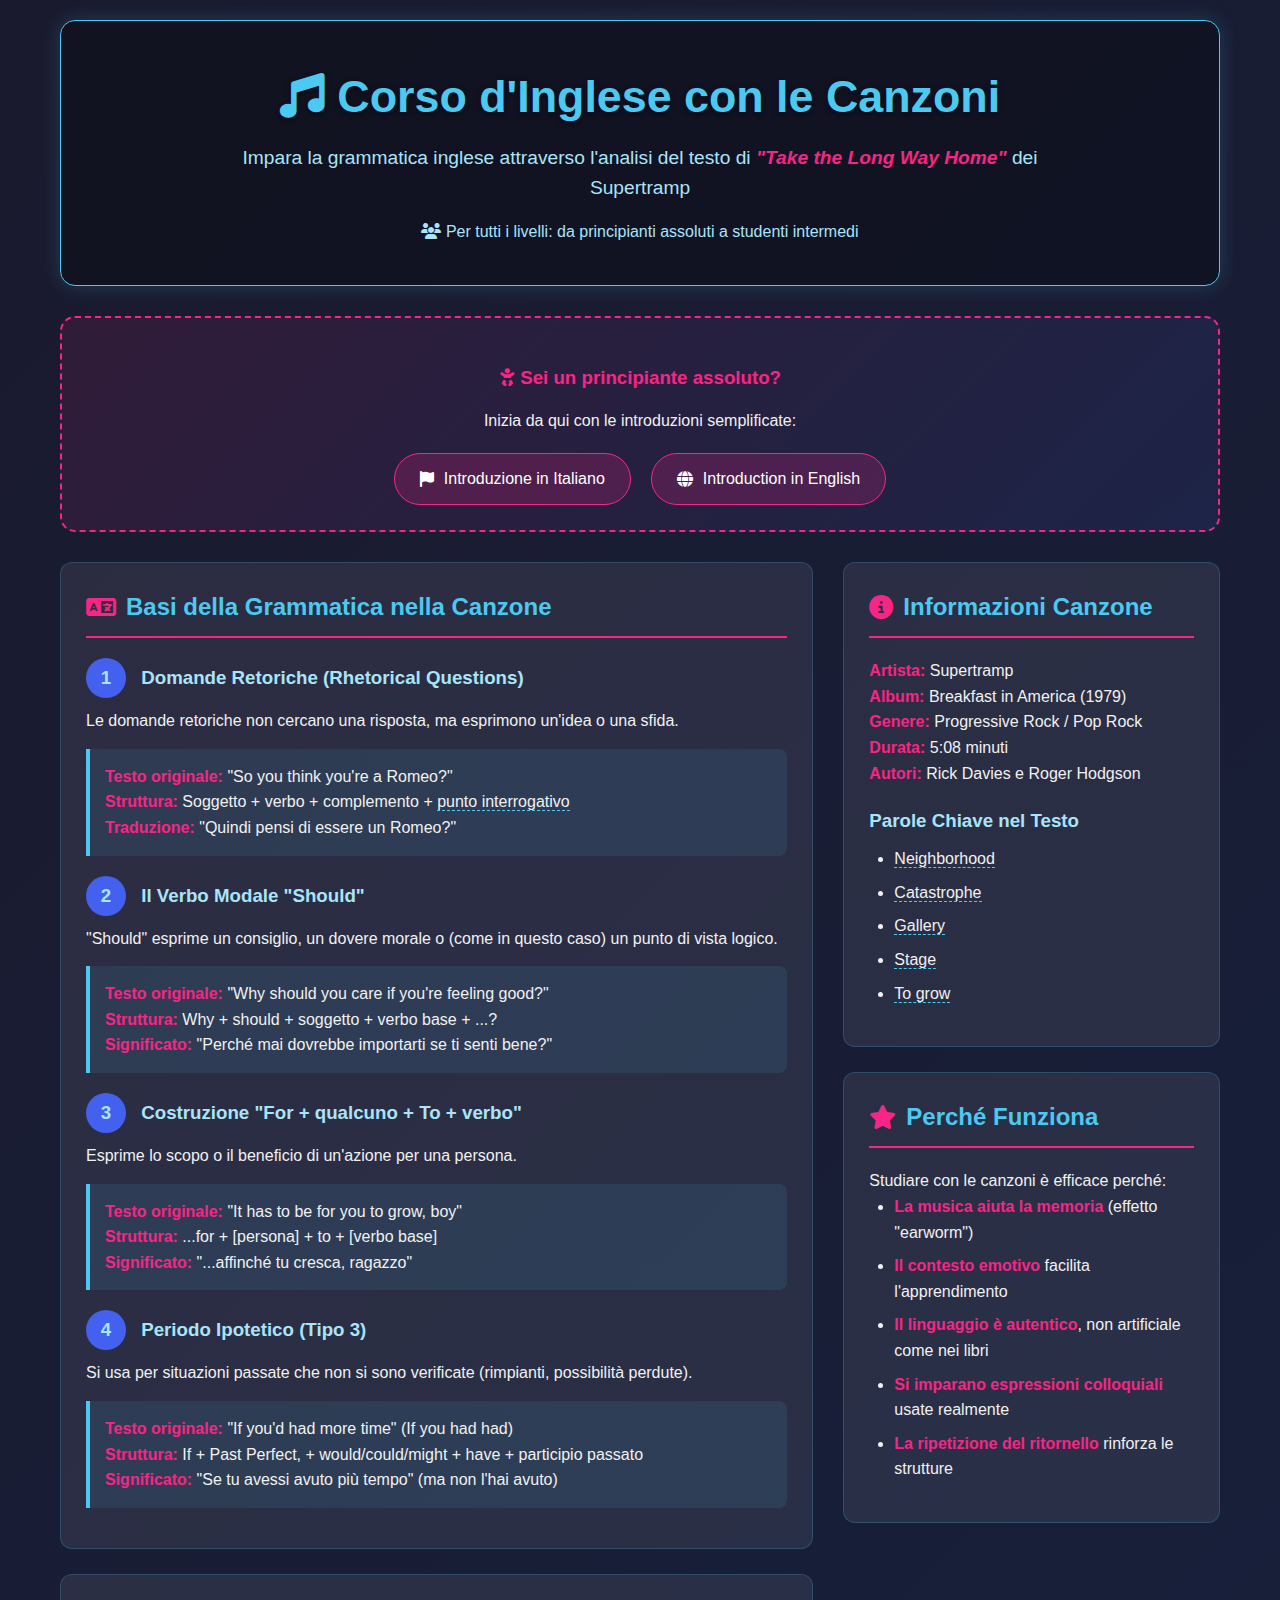
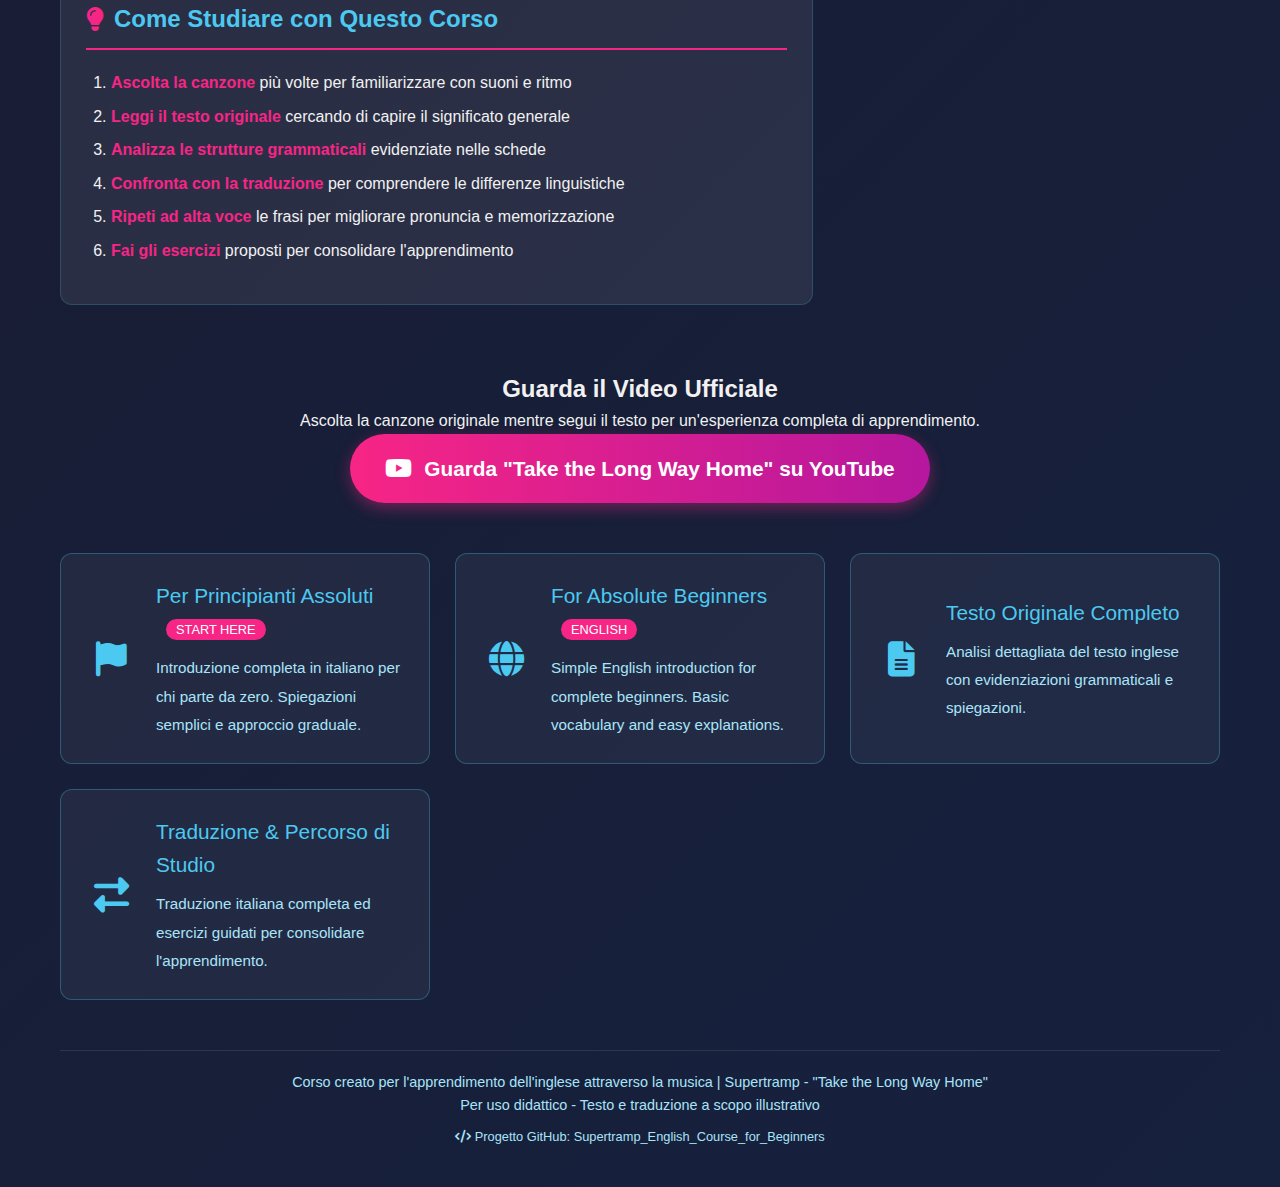
<file: index.html>
<!DOCTYPE html>
<html lang="it">
<head>
    <meta charset="UTF-8">
    <meta name="viewport" content="width=device-width, initial-scale=1.0">
    <title>Corso d'Inglese con le Canzoni: Take the Long Way Home</title>
    <link rel="stylesheet" href="https://cdnjs.cloudflare.com/ajax/libs/font-awesome/6.4.0/css/all.min.css">
    <style>
        * {
            margin: 0;
            padding: 0;
            box-sizing: border-box;
            font-family: 'Segoe UI', Tahoma, Geneva, Verdana, sans-serif;
        }
        
        body {
            background: linear-gradient(135deg, #1a1a2e 0%, #16213e 100%);
            color: #f1f1f1;
            line-height: 1.6;
            min-height: 100vh;
        }
        
        .container {
            max-width: 1200px;
            margin: 0 auto;
            padding: 20px;
        }
        
        header {
            text-align: center;
            padding: 40px 0;
            background: rgba(0, 0, 0, 0.3);
            border-radius: 15px;
            margin-bottom: 30px;
            border: 1px solid #4cc9f0;
            box-shadow: 0 0 20px rgba(76, 201, 240, 0.2);
        }
        
        h1 {
            color: #4cc9f0;
            font-size: 2.8rem;
            margin-bottom: 10px;
            text-shadow: 0 2px 5px rgba(0, 0, 0, 0.5);
        }
        
        .subtitle {
            color: #a9e4f9;
            font-size: 1.2rem;
            max-width: 800px;
            margin: 0 auto;
        }
        
        .song-title {
            color: #f72585;
            font-weight: bold;
            font-style: italic;
        }
        
        .main-content {
            display: grid;
            grid-template-columns: 2fr 1fr;
            gap: 30px;
            margin-bottom: 40px;
        }
        
        @media (max-width: 900px) {
            .main-content {
                grid-template-columns: 1fr;
            }
        }
        
        .card {
            background: rgba(255, 255, 255, 0.08);
            border-radius: 12px;
            padding: 25px;
            margin-bottom: 25px;
            border: 1px solid rgba(76, 201, 240, 0.2);
            transition: transform 0.3s, box-shadow 0.3s;
        }
        
        .card:hover {
            transform: translateY(-5px);
            box-shadow: 0 10px 20px rgba(0, 0, 0, 0.2);
        }
        
        .card-title {
            color: #4cc9f0;
            border-bottom: 2px solid #f72585;
            padding-bottom: 10px;
            margin-bottom: 20px;
            display: flex;
            align-items: center;
            gap: 10px;
        }
        
        .card-title i {
            color: #f72585;
        }
        
        h3 {
            color: #a9e4f9;
            margin: 20px 0 10px;
        }
        
        ul, ol {
            padding-left: 25px;
            margin-bottom: 15px;
        }
        
        li {
            margin-bottom: 8px;
        }
        
        .example {
            background: rgba(76, 201, 240, 0.1);
            border-left: 4px solid #4cc9f0;
            padding: 15px;
            margin: 15px 0;
            border-radius: 0 8px 8px 0;
        }
        
        .highlight {
            color: #f72585;
            font-weight: bold;
        }
        
        .video-section {
            text-align: center;
            margin: 40px 0;
        }
        
        .video-btn {
            display: inline-flex;
            align-items: center;
            gap: 12px;
            background: linear-gradient(to right, #f72585, #b5179e);
            color: white;
            padding: 18px 35px;
            border-radius: 50px;
            text-decoration: none;
            font-size: 1.3rem;
            font-weight: bold;
            transition: all 0.3s;
            box-shadow: 0 5px 15px rgba(247, 37, 133, 0.4);
        }
        
        .video-btn:hover {
            transform: scale(1.05);
            box-shadow: 0 8px 20px rgba(247, 37, 133, 0.6);
        }
        
        .video-btn i {
            font-size: 1.5rem;
        }
        
        .navigation {
            display: grid;
            grid-template-columns: repeat(auto-fit, minmax(300px, 1fr));
            gap: 25px;
            margin-top: 50px;
        }
        
        .nav-btn {
            display: flex;
            align-items: center;
            gap: 20px;
            padding: 25px;
            background: rgba(255, 255, 255, 0.05);
            border: 1px solid rgba(76, 201, 240, 0.3);
            border-radius: 12px;
            color: white;
            text-decoration: none;
            font-size: 1.1rem;
            transition: all 0.3s;
            min-height: 120px;
        }
        
        .nav-btn:hover {
            background: rgba(76, 201, 240, 0.1);
            border-color: #4cc9f0;
            transform: translateY(-5px);
        }
        
        .nav-btn i {
            font-size: 2.2rem;
            color: #4cc9f0;
            min-width: 50px;
            text-align: center;
        }
        
        .nav-btn-content {
            flex: 1;
        }
        
        .nav-btn-title {
            font-size: 1.3rem;
            color: #4cc9f0;
            margin-bottom: 8px;
            display: block;
        }
        
        .nav-btn-desc {
            color: #a9e4f9;
            font-size: 0.95rem;
            line-height: 1.4;
        }
        
        .beginner-badge {
            background: #f72585;
            color: white;
            padding: 3px 10px;
            border-radius: 12px;
            font-size: 0.8rem;
            margin-left: 10px;
            vertical-align: middle;
        }
        
        footer {
            text-align: center;
            margin-top: 50px;
            padding: 20px;
            border-top: 1px solid rgba(255, 255, 255, 0.1);
            color: #a9e4f9;
            font-size: 0.9rem;
        }
        
        .grammar-icon {
            display: inline-block;
            width: 40px;
            height: 40px;
            background: #4361ee;
            border-radius: 50%;
            text-align: center;
            line-height: 40px;
            margin-right: 10px;
            font-weight: bold;
        }
        
        .tooltip {
            position: relative;
            cursor: pointer;
            border-bottom: 1px dashed #4cc9f0;
        }
        
        .tooltip-text {
            visibility: hidden;
            width: 250px;
            background-color: rgba(0, 0, 0, 0.9);
            color: #fff;
            text-align: center;
            border-radius: 6px;
            padding: 10px;
            position: absolute;
            z-index: 1;
            bottom: 125%;
            left: 50%;
            transform: translateX(-50%);
            opacity: 0;
            transition: opacity 0.3s;
            font-size: 0.9rem;
        }
        
        .tooltip:hover .tooltip-text {
            visibility: visible;
            opacity: 1;
        }
        
        .beginner-section {
            background: linear-gradient(135deg, rgba(247, 37, 133, 0.1), rgba(67, 97, 238, 0.1));
            border: 2px dashed #f72585;
            margin: 30px 0;
            padding: 25px;
            border-radius: 15px;
            text-align: center;
        }
        
        .beginner-section h3 {
            color: #f72585;
            margin-bottom: 15px;
        }
        
        .beginner-links {
            display: flex;
            justify-content: center;
            gap: 20px;
            flex-wrap: wrap;
            margin-top: 20px;
        }
        
        .beginner-link {
            display: inline-flex;
            align-items: center;
            gap: 10px;
            background: rgba(247, 37, 133, 0.2);
            color: white;
            padding: 12px 25px;
            border-radius: 50px;
            text-decoration: none;
            border: 1px solid #f72585;
            transition: all 0.3s;
        }
        
        .beginner-link:hover {
            background: rgba(247, 37, 133, 0.4);
            transform: scale(1.05);
        }
    </style>
</head>
<body>
    <div class="container">
        <header>
            <h1><i class="fas fa-music"></i> Corso d'Inglese con le Canzoni</h1>
            <p class="subtitle">Impara la grammatica inglese attraverso l'analisi del testo di <span class="song-title">"Take the Long Way Home"</span> dei Supertramp</p>
            <p style="margin-top: 15px; color: #a9e4f9; font-size: 1rem;">
                <i class="fas fa-users"></i> Per tutti i livelli: da principianti assoluti a studenti intermedi
            </p>
        </header>
        
        <div class="beginner-section">
            <h3><i class="fas fa-baby"></i> Sei un principiante assoluto?</h3>
            <p>Inizia da qui con le introduzioni semplificate:</p>
            <div class="beginner-links">
                <a href="resume_italiano.html" class="beginner-link">
                    <i class="fas fa-flag"></i>
                    <span>Introduzione in Italiano</span>
                </a>
                <a href="resume_english.html" class="beginner-link">
                    <i class="fas fa-globe"></i>
                    <span>Introduction in English</span>
                </a>
            </div>
        </div>
        
        <div class="main-content">
            <div>
                <div class="card">
                    <h2 class="card-title"><i class="fas fa-language"></i> Basi della Grammatica nella Canzone</h2>
                    
                    <h3><span class="grammar-icon">1</span> Domande Retoriche (Rhetorical Questions)</h3>
                    <p>Le domande retoriche non cercano una risposta, ma esprimono un'idea o una sfida.</p>
                    <div class="example">
                        <p><span class="highlight">Testo originale:</span> "So you think you're a Romeo?"</p>
                        <p><span class="highlight">Struttura:</span> Soggetto + verbo + complemento + <span class="tooltip">punto interrogativo<span class="tooltip-text">In inglese si chiama "question mark"</span></span></p>
                        <p><span class="highlight">Traduzione:</span> "Quindi pensi di essere un Romeo?"</p>
                    </div>
                    
                    <h3><span class="grammar-icon">2</span> Il Verbo Modale "Should"</h3>
                    <p>"Should" esprime un consiglio, un dovere morale o (come in questo caso) un punto di vista logico.</p>
                    <div class="example">
                        <p><span class="highlight">Testo originale:</span> "Why should you care if you're feeling good?"</p>
                        <p><span class="highlight">Struttura:</span> Why + should + soggetto + verbo base + ...?</p>
                        <p><span class="highlight">Significato:</span> "Perché mai dovrebbe importarti se ti senti bene?"</p>
                    </div>
                    
                    <h3><span class="grammar-icon">3</span> Costruzione "For + qualcuno + To + verbo"</h3>
                    <p>Esprime lo scopo o il beneficio di un'azione per una persona.</p>
                    <div class="example">
                        <p><span class="highlight">Testo originale:</span> "It has to be for you to grow, boy"</p>
                        <p><span class="highlight">Struttura:</span> ...for + [persona] + to + [verbo base]</p>
                        <p><span class="highlight">Significato:</span> "...affinché tu cresca, ragazzo"</p>
                    </div>
                    
                    <h3><span class="grammar-icon">4</span> Periodo Ipotetico (Tipo 3)</h3>
                    <p>Si usa per situazioni passate che non si sono verificate (rimpianti, possibilità perdute).</p>
                    <div class="example">
                        <p><span class="highlight">Testo originale:</span> "If you'd had more time" (If you had had)</p>
                        <p><span class="highlight">Struttura:</span> If + Past Perfect, + would/could/might + have + participio passato</p>
                        <p><span class="highlight">Significato:</span> "Se tu avessi avuto più tempo" (ma non l'hai avuto)</p>
                    </div>
                </div>
                
                <div class="card">
                    <h2 class="card-title"><i class="fas fa-lightbulb"></i> Come Studiare con Questo Corso</h2>
                    <ol>
                        <li><span class="highlight">Ascolta la canzone</span> più volte per familiarizzare con suoni e ritmo</li>
                        <li><span class="highlight">Leggi il testo originale</span> cercando di capire il significato generale</li>
                        <li><span class="highlight">Analizza le strutture grammaticali</span> evidenziate nelle schede</li>
                        <li><span class="highlight">Confronta con la traduzione</span> per comprendere le differenze linguistiche</li>
                        <li><span class="highlight">Ripeti ad alta voce</span> le frasi per migliorare pronuncia e memorizzazione</li>
                        <li><span class="highlight">Fai gli esercizi</span> proposti per consolidare l'apprendimento</li>
                    </ol>
                </div>
            </div>
            
            <div>
                <div class="card">
                    <h2 class="card-title"><i class="fas fa-info-circle"></i> Informazioni Canzone</h2>
                    <p><span class="highlight">Artista:</span> Supertramp</p>
                    <p><span class="highlight">Album:</span> Breakfast in America (1979)</p>
                    <p><span class="highlight">Genere:</span> Progressive Rock / Pop Rock</p>
                    <p><span class="highlight">Durata:</span> 5:08 minuti</p>
                    <p><span class="highlight">Autori:</span> Rick Davies e Roger Hodgson</p>
                    
                    <h3>Parole Chiave nel Testo</h3>
                    <ul>
                        <li><span class="tooltip">Neighborhood<span class="tooltip-text">Quartiere, vicinato</span></span></li>
                        <li><span class="tooltip">Catastrophe<span class="tooltip-text">Catastrofe, disastro</span></span></li>
                        <li><span class="tooltip">Gallery<span class="tooltip-text">Galleria, pubblico</span></span></li>
                        <li><span class="tooltip">Stage<span class="tooltip-text">Palcoscenico</span></span></li>
                        <li><span class="tooltip">To grow<span class="tooltip-text">Crescere (fisicamente o maturare)</span></span></li>
                    </ul>
                </div>
                
                <div class="card">
                    <h2 class="card-title"><i class="fas fa-star"></i> Perché Funziona</h2>
                    <p>Studiare con le canzoni è efficace perché:</p>
                    <ul>
                        <li><span class="highlight">La musica aiuta la memoria</span> (effetto "earworm")</li>
                        <li><span class="highlight">Il contesto emotivo</span> facilita l'apprendimento</li>
                        <li><span class="highlight">Il linguaggio è autentico</span>, non artificiale come nei libri</li>
                        <li><span class="highlight">Si imparano espressioni colloquiali</span> usate realmente</li>
                        <li><span class="highlight">La ripetizione del ritornello</span> rinforza le strutture</li>
                    </ul>
                </div>
            </div>
        </div>
        
        <div class="video-section">
            <h2>Guarda il Video Ufficiale</h2>
            <p>Ascolta la canzone originale mentre segui il testo per un'esperienza completa di apprendimento.</p>
            <a href="https://youtu.be/LPRrHyXchEY" target="_blank" class="video-btn">
                <i class="fab fa-youtube"></i> Guarda "Take the Long Way Home" su YouTube
            </a>
        </div>
        
        <div class="navigation">
            <a href="resume_italiano.html" class="nav-btn">
                <i class="fas fa-flag"></i>
                <div class="nav-btn-content">
                    <span class="nav-btn-title">Per Principianti Assoluti <span class="beginner-badge">START HERE</span></span>
                    <span class="nav-btn-desc">Introduzione completa in italiano per chi parte da zero. Spiegazioni semplici e approccio graduale.</span>
                </div>
            </a>
            
            <a href="resume_english.html" class="nav-btn">
                <i class="fas fa-globe"></i>
                <div class="nav-btn-content">
                    <span class="nav-btn-title">For Absolute Beginners <span class="beginner-badge">ENGLISH</span></span>
                    <span class="nav-btn-desc">Simple English introduction for complete beginners. Basic vocabulary and easy explanations.</span>
                </div>
            </a>
            
            <a href="testo_originale.html" class="nav-btn">
                <i class="fas fa-file-alt"></i>
                <div class="nav-btn-content">
                    <span class="nav-btn-title">Testo Originale Completo</span>
                    <span class="nav-btn-desc">Analisi dettagliata del testo inglese con evidenziazioni grammaticali e spiegazioni.</span>
                </div>
            </a>
            
            <a href="traduzione_studio.html" class="nav-btn">
                <i class="fas fa-exchange-alt"></i>
                <div class="nav-btn-content">
                    <span class="nav-btn-title">Traduzione & Percorso di Studio</span>
                    <span class="nav-btn-desc">Traduzione italiana completa ed esercizi guidati per consolidare l'apprendimento.</span>
                </div>
            </a>
        </div>
        
        <footer>
            <p>Corso creato per l'apprendimento dell'inglese attraverso la musica | Supertramp - "Take the Long Way Home"</p>
            <p>Per uso didattico - Testo e traduzione a scopo illustrativo</p>
            <p style="margin-top: 10px; font-size: 0.8rem;">
                <i class="fas fa-code"></i> Progetto GitHub: Supertramp_English_Course_for_Beginners
            </p>
        </footer>
    </div>

    <script>
        // Aggiungi un piccolo script per migliorare l'esperienza utente
        document.addEventListener('DOMContentLoaded', function() {
            // Aggiungi un effetto di caricamento ai pulsanti
            const navButtons = document.querySelectorAll('.nav-btn');
            navButtons.forEach(button => {
                button.addEventListener('click', function(e) {
                    // Aggiungi un effetto di caricamento
                    this.style.opacity = '0.8';
                    this.style.transform = 'scale(0.98)';
                    
                    // Se il link è esterno (YouTube), non fare nulla di speciale
                    if (this.href.includes('youtube.com') || this.href.includes('youtu.be')) {
                        return;
                    }
                    
                    // Per i link interni, possiamo aggiungere un piccolo ritardo per effetto
                    setTimeout(() => {
                        this.style.opacity = '';
                        this.style.transform = '';
                    }, 300);
                });
            });
            
            // Aggiungi effetto hover migliorato ai tooltip
            const tooltips = document.querySelectorAll('.tooltip');
            tooltips.forEach(tooltip => {
                tooltip.addEventListener('mouseenter', function() {
                    const tooltipText = this.querySelector('.tooltip-text');
                    if (tooltipText) {
                        tooltipText.style.visibility = 'visible';
                        tooltipText.style.opacity = '1';
                    }
                });
                
                tooltip.addEventListener('mouseleave', function() {
                    const tooltipText = this.querySelector('.tooltip-text');
                    if (tooltipText) {
                        tooltipText.style.visibility = 'hidden';
                        tooltipText.style.opacity = '0';
                    }
                });
            });
            
            // Messaggio di benvenuto nella console (opzionale)
            console.log('🎵 Benvenuto nel Corso d\'Inglese con le Canzoni! 🎵');
            console.log('🎶 Impara l\'inglese con "Take the Long Way Home" dei Supertramp');
        });
    </script>
</body>
</html>
</file>
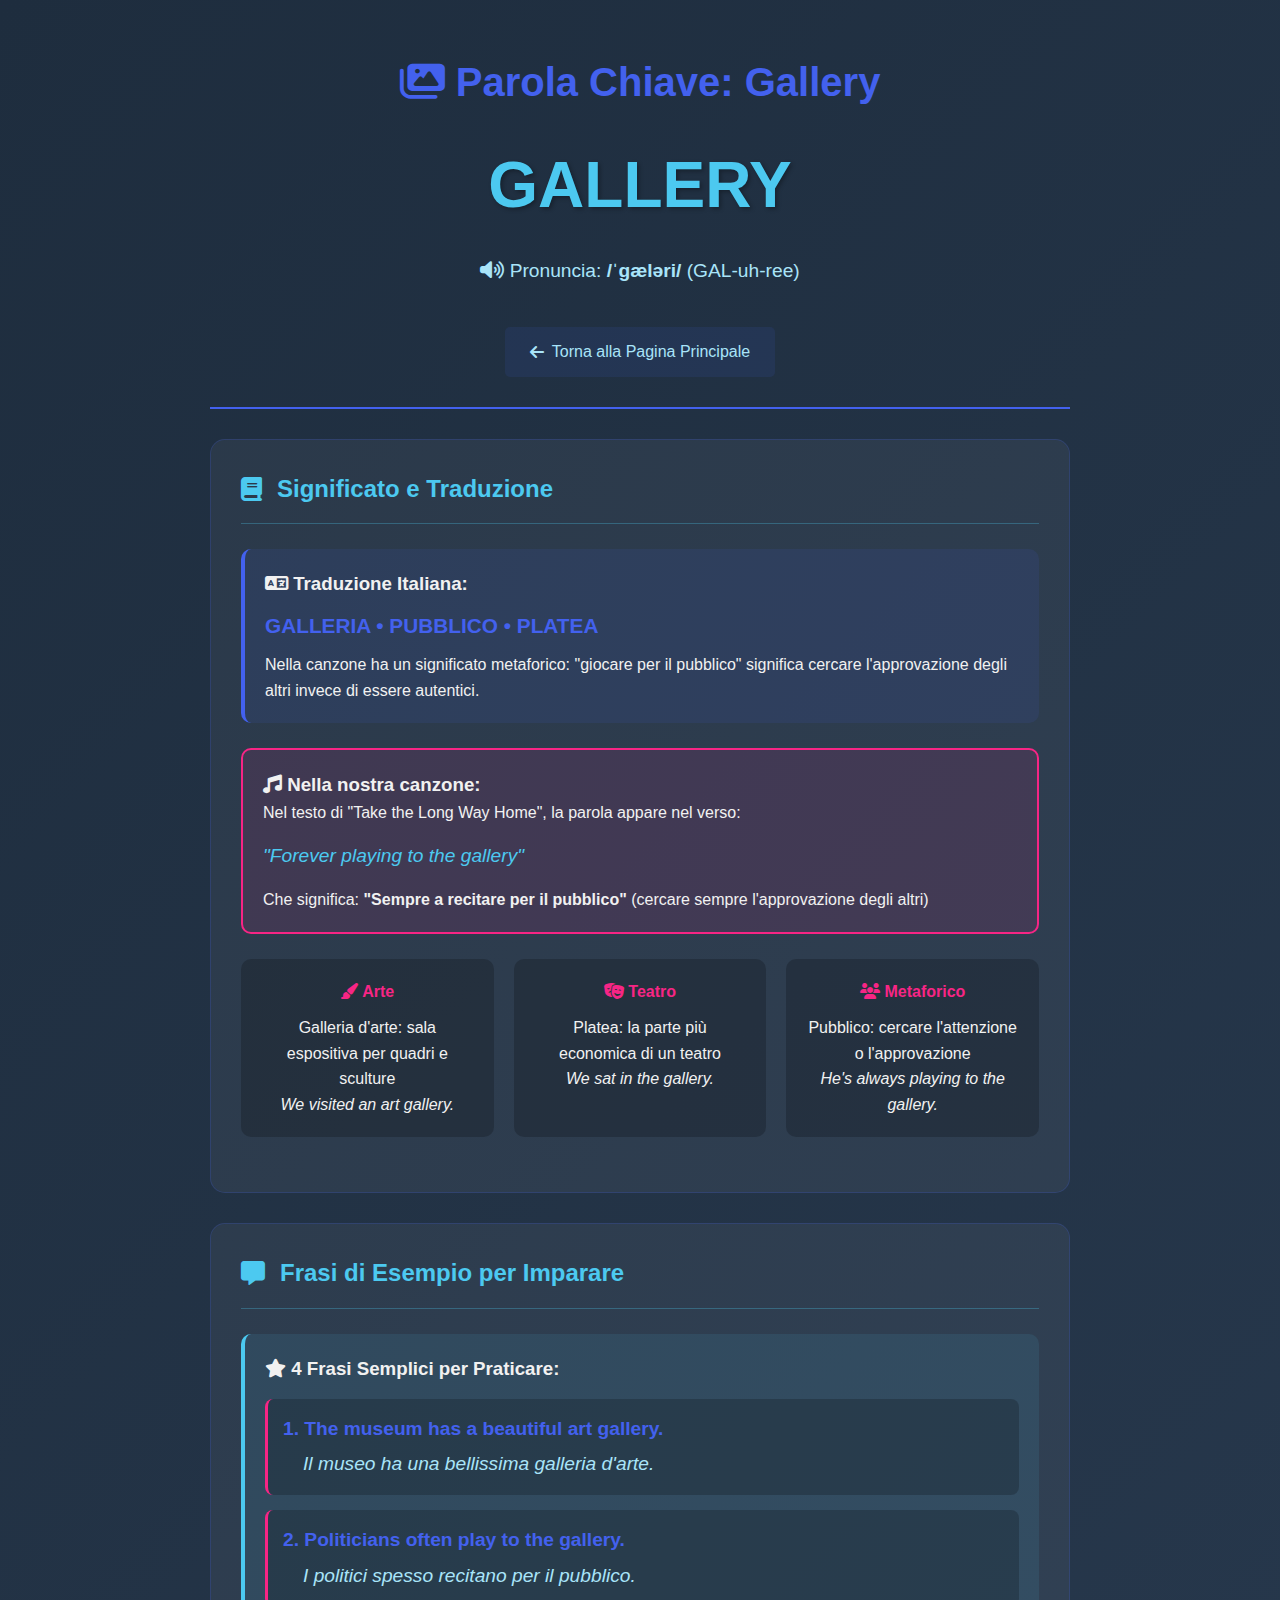
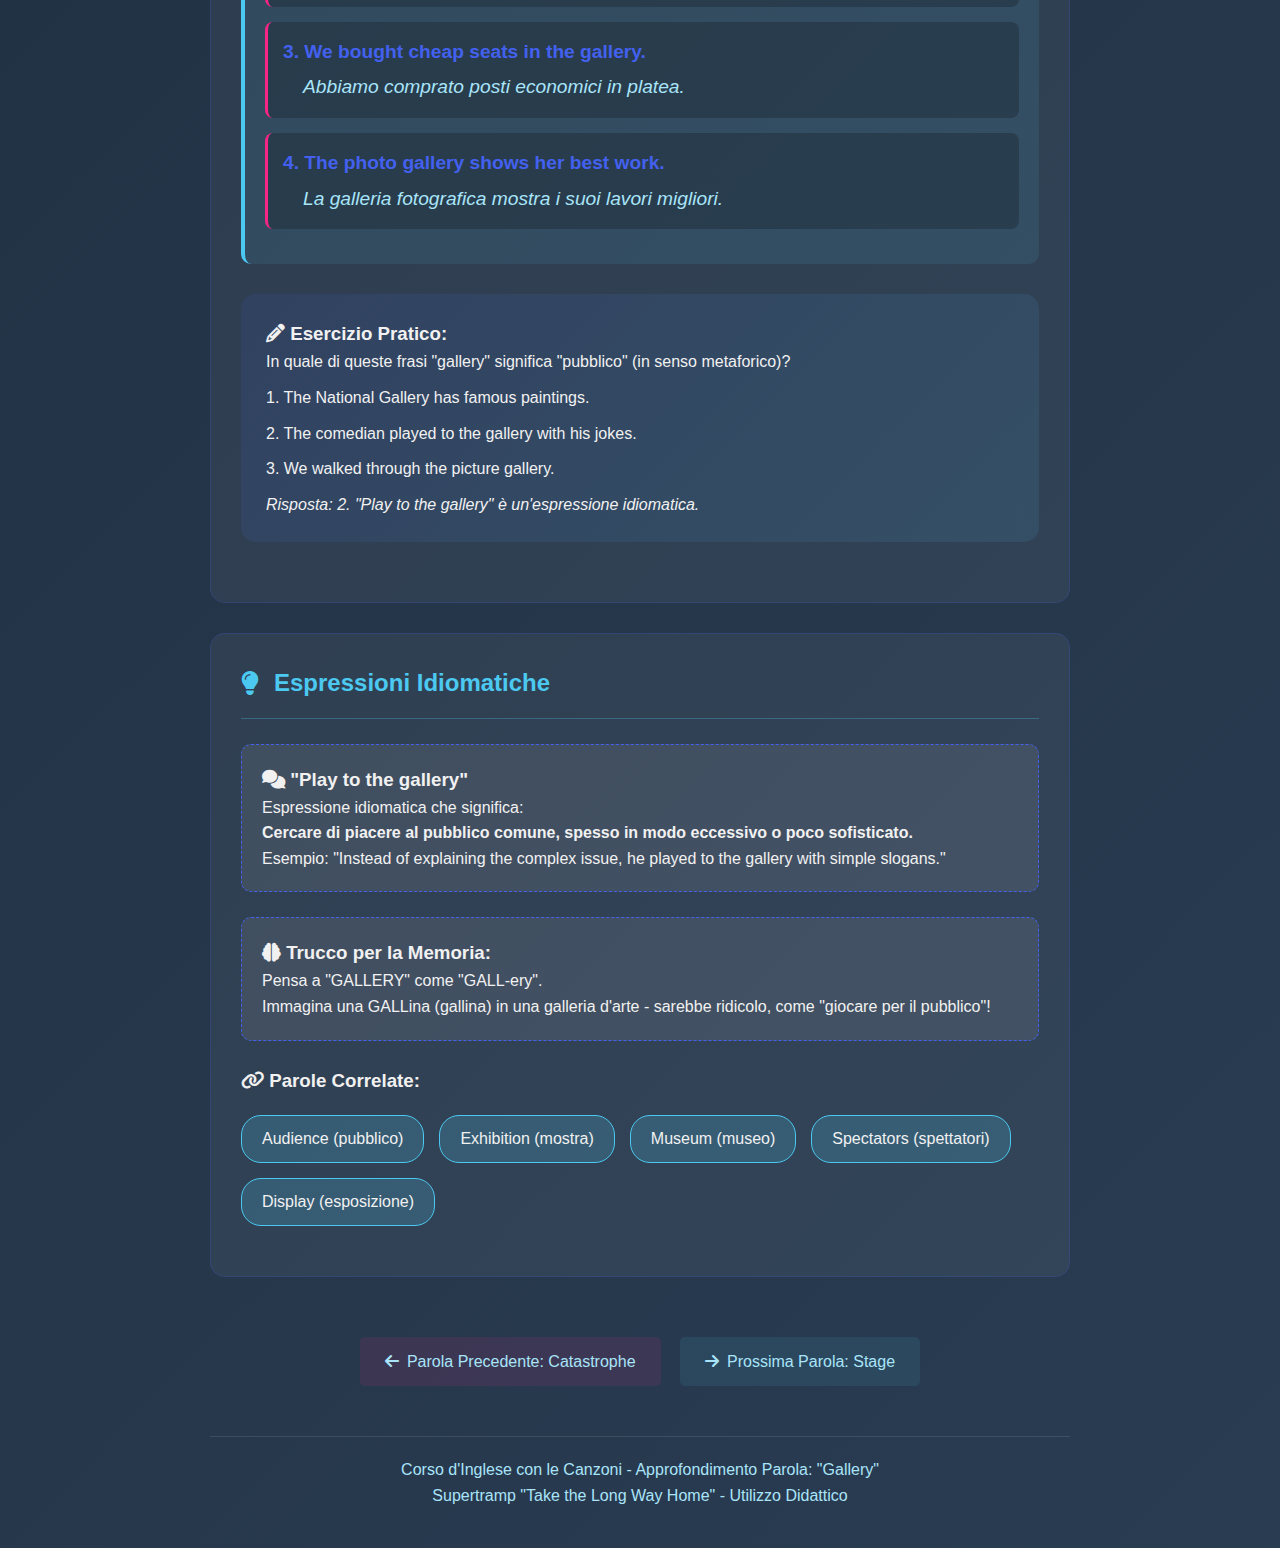
<file: catastrophe.html>
<!DOCTYPE html>
<html lang="it">
<head>
    <meta charset="UTF-8">
    <meta name="viewport" content="width=device-width, initial-scale=1.0">
    <title>Gallery - Impara l'Inglese con le Canzoni</title>
    <link rel="stylesheet" href="https://cdnjs.cloudflare.com/ajax/libs/font-awesome/6.4.0/css/all.min.css">
    <style>
        * {
            margin: 0;
            padding: 0;
            box-sizing: border-box;
            font-family: 'Segoe UI', Tahoma, Geneva, Verdana, sans-serif;
        }
        
        body {
            background: linear-gradient(135deg, #1e2d3e 0%, #2a3c52 100%);
            color: #f1f1f1;
            line-height: 1.6;
            min-height: 100vh;
        }
        
        .container {
            max-width: 900px;
            margin: 0 auto;
            padding: 20px;
        }
        
        header {
            text-align: center;
            padding: 30px 0;
            margin-bottom: 30px;
            border-bottom: 2px solid #4361ee;
        }
        
        h1 {
            color: #4361ee;
            font-size: 2.5rem;
            margin-bottom: 10px;
        }
        
        .word-display {
            font-size: 4rem;
            color: #4cc9f0;
            font-weight: bold;
            margin: 20px 0;
            text-shadow: 2px 2px 4px rgba(0,0,0,0.3);
        }
        
        .pronunciation {
            color: #a9e4f9;
            font-size: 1.2rem;
            margin-bottom: 20px;
        }
        
        .back-btn {
            display: inline-flex;
            align-items: center;
            gap: 8px;
            color: #a9e4f9;
            text-decoration: none;
            padding: 12px 25px;
            border-radius: 5px;
            background: rgba(67, 97, 238, 0.1);
            margin-top: 20px;
            transition: all 0.3s;
        }
        
        .back-btn:hover {
            background: rgba(67, 97, 238, 0.2);
            transform: translateY(-2px);
        }
        
        .content-section {
            background: rgba(255, 255, 255, 0.05);
            border-radius: 15px;
            padding: 30px;
            margin: 30px 0;
            border: 1px solid rgba(67, 97, 238, 0.2);
        }
        
        .section-title {
            color: #4cc9f0;
            border-bottom: 1px solid rgba(76, 201, 240, 0.3);
            padding-bottom: 15px;
            margin-bottom: 25px;
            display: flex;
            align-items: center;
            gap: 15px;
        }
        
        .meaning-box {
            background: rgba(67, 97, 238, 0.1);
            padding: 20px;
            border-radius: 10px;
            margin: 20px 0;
            border-left: 4px solid #4361ee;
        }
        
        .example-box {
            background: rgba(76, 201, 240, 0.1);
            padding: 20px;
            border-radius: 10px;
            margin: 20px 0;
            border-left: 4px solid #4cc9f0;
        }
        
        .example-sentence {
            font-size: 1.2rem;
            margin: 15px 0;
            padding: 15px;
            background: rgba(0, 0, 0, 0.2);
            border-radius: 8px;
            border-left: 3px solid #f72585;
        }
        
        .english {
            color: #4361ee;
            font-weight: bold;
        }
        
        .italian {
            color: #a9e4f9;
            font-style: italic;
            margin-top: 5px;
            padding-left: 20px;
        }
        
        .song-example {
            background: rgba(247, 37, 133, 0.1);
            padding: 20px;
            border-radius: 10px;
            margin: 25px 0;
            border: 2px solid #f72585;
        }
        
        .tip-box {
            background: rgba(255, 255, 255, 0.08);
            padding: 20px;
            border-radius: 10px;
            margin: 25px 0;
            border: 1px dashed #4361ee;
        }
        
        .related-words {
            display: flex;
            flex-wrap: wrap;
            gap: 15px;
            margin: 20px 0;
        }
        
        .word-chip {
            background: rgba(76, 201, 240, 0.2);
            padding: 10px 20px;
            border-radius: 20px;
            border: 1px solid #4cc9f0;
        }
        
        footer {
            text-align: center;
            margin-top: 50px;
            padding: 20px;
            border-top: 1px solid rgba(255, 255, 255, 0.1);
            color: #a9e4f9;
        }
        
        .practice-box {
            background: linear-gradient(135deg, rgba(67, 97, 238, 0.1), rgba(76, 201, 240, 0.1));
            padding: 25px;
            border-radius: 15px;
            margin: 30px 0;
        }
        
        .meaning-types {
            display: grid;
            grid-template-columns: repeat(auto-fit, minmax(250px, 1fr));
            gap: 20px;
            margin: 25px 0;
        }
        
        .meaning-type {
            padding: 20px;
            background: rgba(0, 0, 0, 0.2);
            border-radius: 10px;
            text-align: center;
        }
        
        .meaning-type h4 {
            color: #f72585;
            margin-bottom: 10px;
        }
        
        @media (max-width: 768px) {
            .word-display {
                font-size: 3rem;
            }
            
            .meaning-types {
                grid-template-columns: 1fr;
            }
        }
    </style>
</head>
<body>
    <div class="container">
        <header>
            <h1><i class="fas fa-images"></i> Parola Chiave: Gallery</h1>
            <div class="word-display">GALLERY</div>
            <div class="pronunciation"><i class="fas fa-volume-up"></i> Pronuncia: <strong>/ˈɡæləri/</strong> (GAL-uh-ree)</div>
            <a href="index.html" class="back-btn">
                <i class="fas fa-arrow-left"></i> Torna alla Pagina Principale
            </a>
        </header>
        
        <div class="content-section">
            <h2 class="section-title"><i class="fas fa-book"></i> Significato e Traduzione</h2>
            
            <div class="meaning-box">
                <h3><i class="fas fa-language"></i> Traduzione Italiana:</h3>
                <p style="font-size: 1.3rem; color: #4361ee; margin: 10px 0;"><strong>GALLERIA • PUBBLICO • PLATEA</strong></p>
                <p>Nella canzone ha un significato metaforico: "giocare per il pubblico" significa cercare l'approvazione degli altri invece di essere autentici.</p>
            </div>
            
            <div class="song-example">
                <h3><i class="fas fa-music"></i> Nella nostra canzone:</h3>
                <p>Nel testo di "Take the Long Way Home", la parola appare nel verso:</p>
                <p style="font-size: 1.2rem; color: #4cc9f0; margin: 15px 0; font-style: italic;">
                    "Forever playing to the gallery"
                </p>
                <p>Che significa: <strong>"Sempre a recitare per il pubblico"</strong> (cercare sempre l'approvazione degli altri)</p>
            </div>
            
            <div class="meaning-types">
                <div class="meaning-type">
                    <h4><i class="fas fa-paint-brush"></i> Arte</h4>
                    <p>Galleria d'arte: sala espositiva per quadri e sculture</p>
                    <p><em>We visited an art gallery.</em></p>
                </div>
                
                <div class="meaning-type">
                    <h4><i class="fas fa-theater-masks"></i> Teatro</h4>
                    <p>Platea: la parte più economica di un teatro</p>
                    <p><em>We sat in the gallery.</em></p>
                </div>
                
                <div class="meaning-type">
                    <h4><i class="fas fa-users"></i> Metaforico</h4>
                    <p>Pubblico: cercare l'attenzione o l'approvazione</p>
                    <p><em>He's always playing to the gallery.</em></p>
                </div>
            </div>
        </div>
        
        <div class="content-section">
            <h2 class="section-title"><i class="fas fa-comment-alt"></i> Frasi di Esempio per Imparare</h2>
            
            <div class="example-box">
                <h3><i class="fas fa-star"></i> 4 Frasi Semplici per Praticare:</h3>
                
                <div class="example-sentence">
                    <div class="english">1. The museum has a beautiful art gallery.</div>
                    <div class="italian">Il museo ha una bellissima galleria d'arte.</div>
                </div>
                
                <div class="example-sentence">
                    <div class="english">2. Politicians often play to the gallery.</div>
                    <div class="italian">I politici spesso recitano per il pubblico.</div>
                </div>
                
                <div class="example-sentence">
                    <div class="english">3. We bought cheap seats in the gallery.</div>
                    <div class="italian">Abbiamo comprato posti economici in platea.</div>
                </div>
                
                <div class="example-sentence">
                    <div class="english">4. The photo gallery shows her best work.</div>
                    <div class="italian">La galleria fotografica mostra i suoi lavori migliori.</div>
                </div>
            </div>
            
            <div class="practice-box">
                <h3><i class="fas fa-pencil-alt"></i> Esercizio Pratico:</h3>
                <p>In quale di queste frasi "gallery" significa "pubblico" (in senso metaforico)?</p>
                <p style="margin: 10px 0;">1. The National Gallery has famous paintings.</p>
                <p style="margin: 10px 0;">2. The comedian played to the gallery with his jokes.</p>
                <p style="margin: 10px 0;">3. We walked through the picture gallery.</p>
                <p><em>Risposta: 2. "Play to the gallery" è un'espressione idiomatica.</em></p>
            </div>
        </div>
        
        <div class="content-section">
            <h2 class="section-title"><i class="fas fa-lightbulb"></i> Espressioni Idiomatiche</h2>
            
            <div class="tip-box">
                <h3><i class="fas fa-comments"></i> "Play to the gallery"</h3>
                <p>Espressione idiomatica che significa:</p>
                <p><strong>Cercare di piacere al pubblico comune, spesso in modo eccessivo o poco sofisticato.</strong></p>
                <p>Esempio: "Instead of explaining the complex issue, he played to the gallery with simple slogans."</p>
            </div>
            
            <div class="tip-box">
                <h3><i class="fas fa-brain"></i> Trucco per la Memoria:</h3>
                <p>Pensa a "GALLERY" come "GALL-ery".</p>
                <p>Immagina una GALLina (gallina) in una galleria d'arte - sarebbe ridicolo, come "giocare per il pubblico"!</p>
            </div>
            
            <h3><i class="fas fa-link"></i> Parole Correlate:</h3>
            <div class="related-words">
                <div class="word-chip">Audience (pubblico)</div>
                <div class="word-chip">Exhibition (mostra)</div>
                <div class="word-chip">Museum (museo)</div>
                <div class="word-chip">Spectators (spettatori)</div>
                <div class="word-chip">Display (esposizione)</div>
            </div>
        </div>
        
        <div style="text-align: center; margin: 40px 0;">
            <a href="catastrophe.html" class="back-btn" style="margin-right: 15px; background: rgba(247, 37, 133, 0.1);">
                <i class="fas fa-arrow-left"></i> Parola Precedente: Catastrophe
            </a>
            <a href="stage.html" class="back-btn" style="background: rgba(76, 201, 240, 0.1);">
                <i class="fas fa-arrow-right"></i> Prossima Parola: Stage
            </a>
        </div>
        
        <footer>
            <p>Corso d'Inglese con le Canzoni - Approfondimento Parola: "Gallery"</p>
            <p>Supertramp "Take the Long Way Home" - Utilizzo Didattico</p>
        </footer>
    </div>
</body>
</html>
</file>
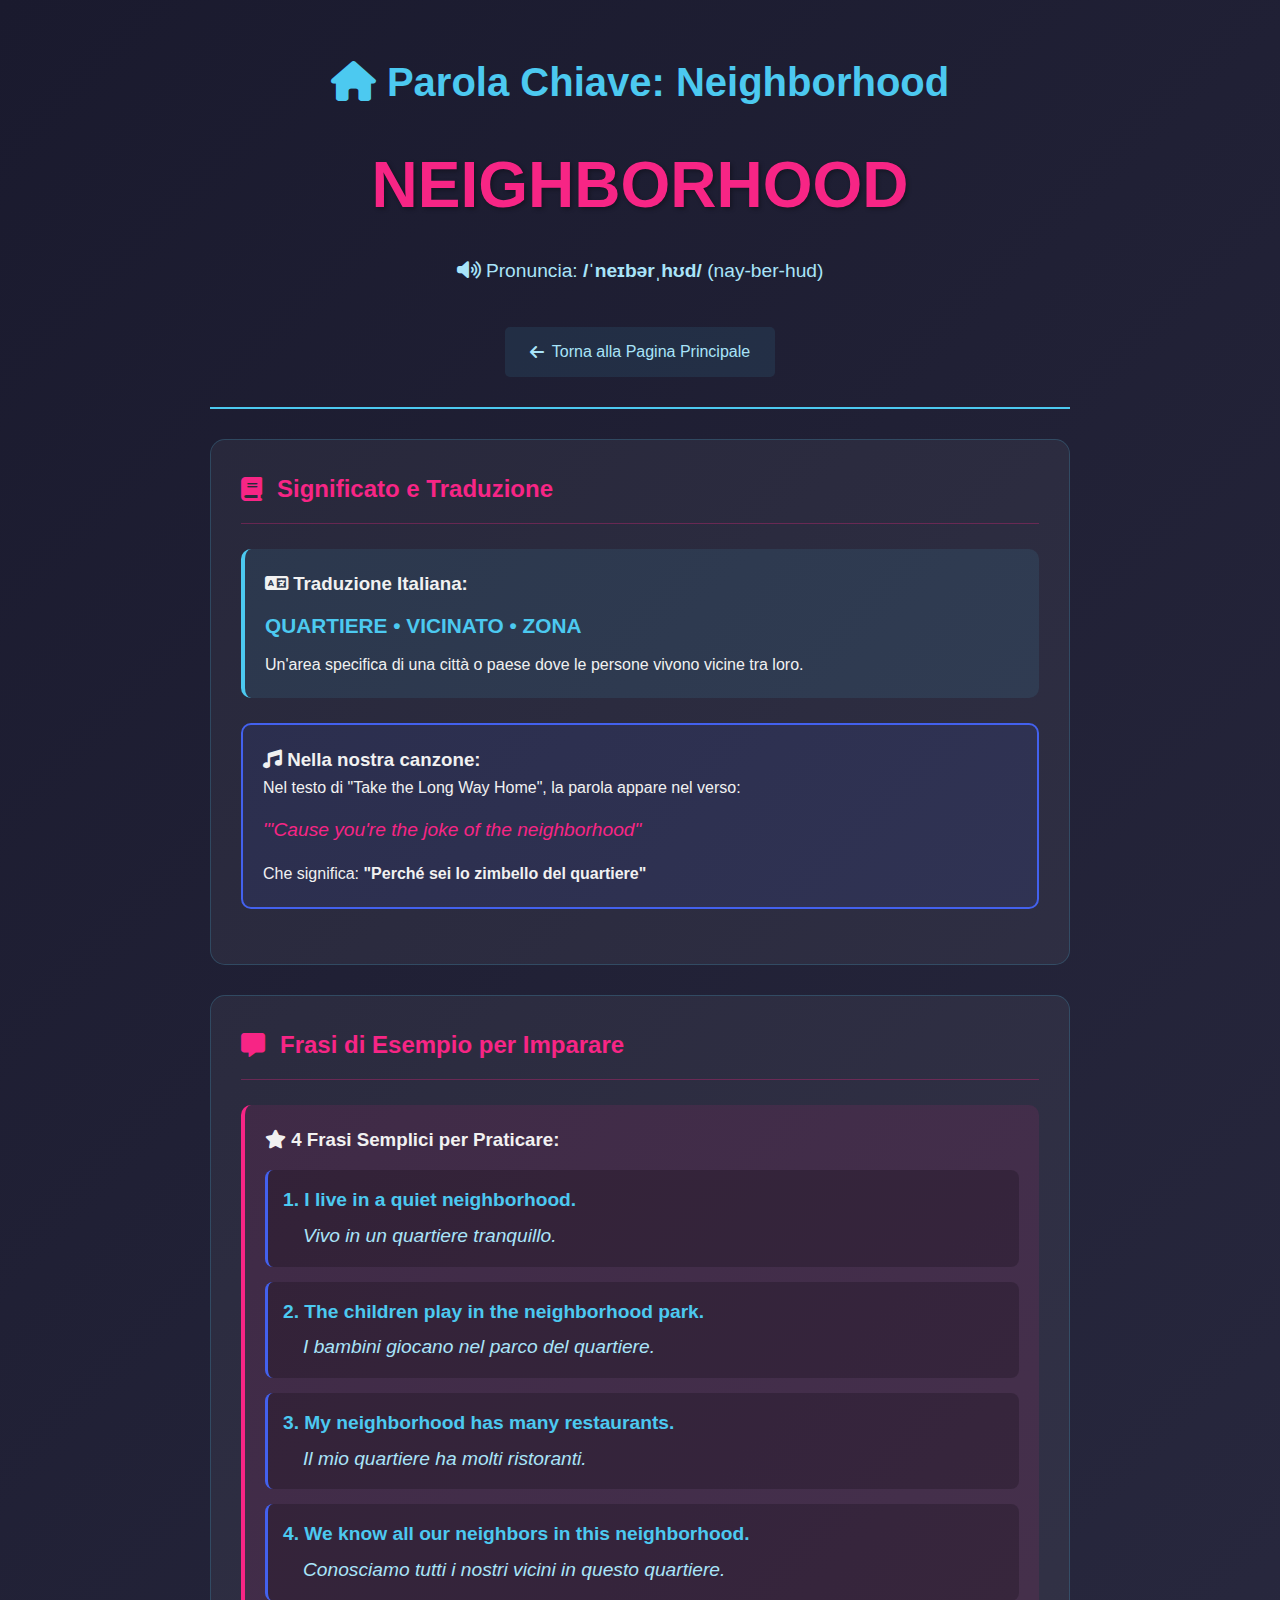
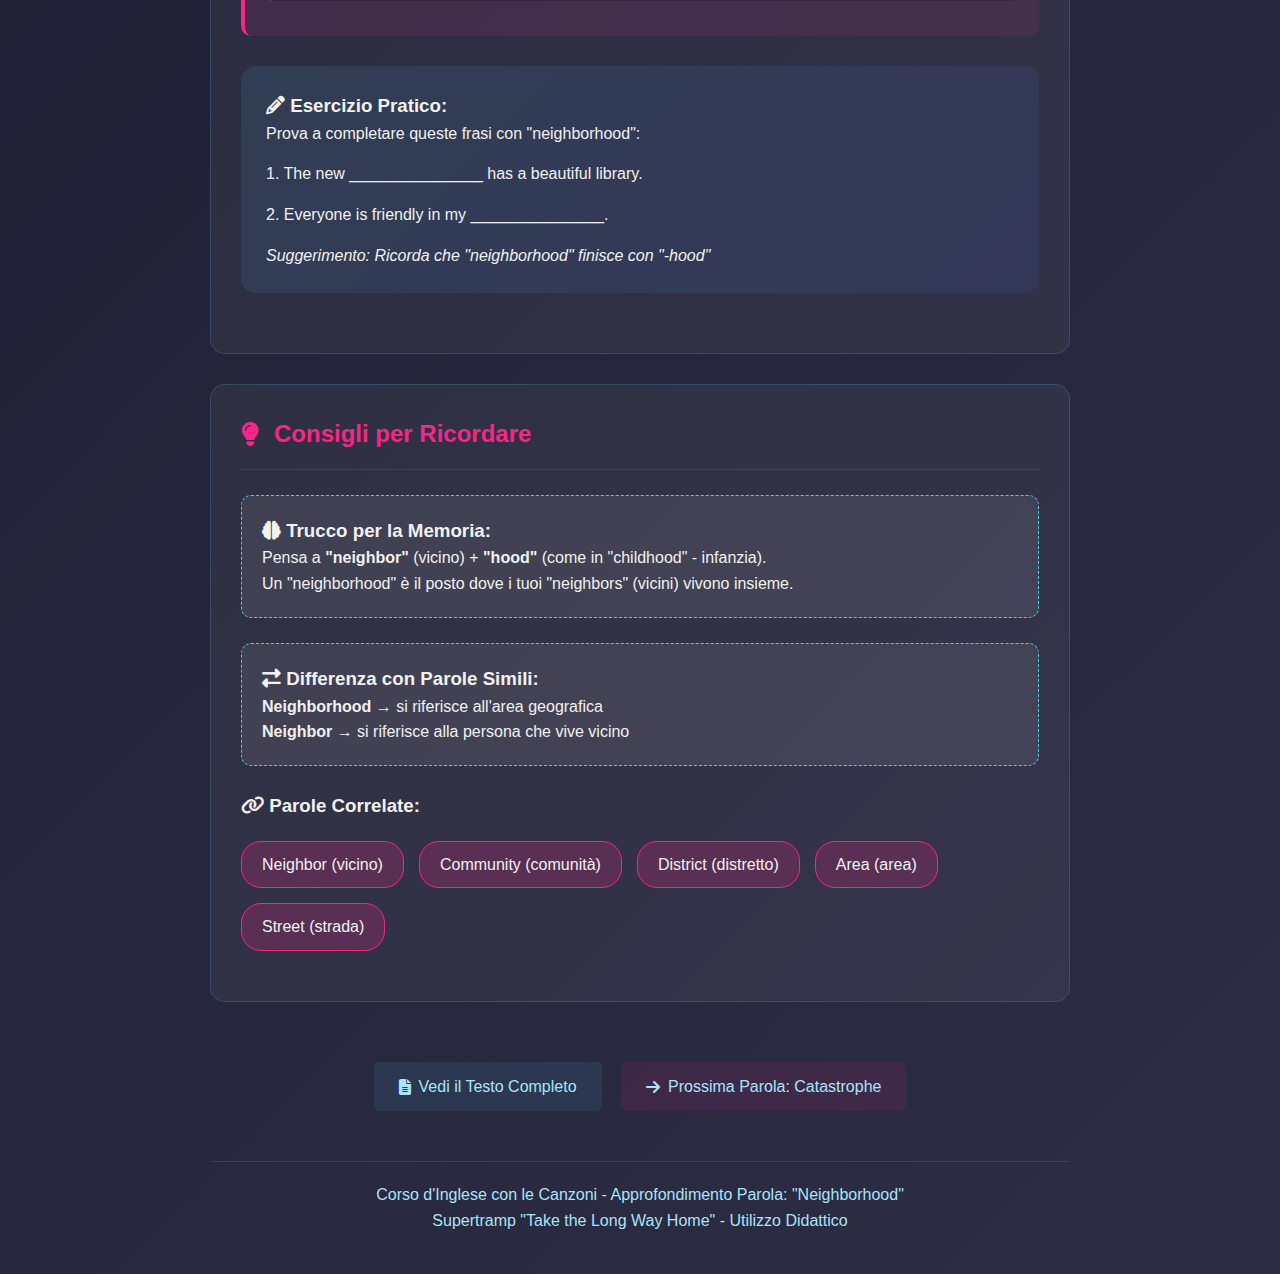
<file: neighborhood.html>
<!DOCTYPE html>
<html lang="it">
<head>
    <meta charset="UTF-8">
    <meta name="viewport" content="width=device-width, initial-scale=1.0">
    <title>Neighborhood - Impara l'Inglese con le Canzoni</title>
    <link rel="stylesheet" href="https://cdnjs.cloudflare.com/ajax/libs/font-awesome/6.4.0/css/all.min.css">
    <style>
        * {
            margin: 0;
            padding: 0;
            box-sizing: border-box;
            font-family: 'Segoe UI', Tahoma, Geneva, Verdana, sans-serif;
        }
        
        body {
            background: linear-gradient(135deg, #1a1a2e 0%, #2d2d44 100%);
            color: #f1f1f1;
            line-height: 1.6;
            min-height: 100vh;
        }
        
        .container {
            max-width: 900px;
            margin: 0 auto;
            padding: 20px;
        }
        
        header {
            text-align: center;
            padding: 30px 0;
            margin-bottom: 30px;
            border-bottom: 2px solid #4cc9f0;
        }
        
        h1 {
            color: #4cc9f0;
            font-size: 2.5rem;
            margin-bottom: 10px;
        }
        
        .word-display {
            font-size: 4rem;
            color: #f72585;
            font-weight: bold;
            margin: 20px 0;
            text-shadow: 2px 2px 4px rgba(0,0,0,0.3);
        }
        
        .pronunciation {
            color: #a9e4f9;
            font-size: 1.2rem;
            margin-bottom: 20px;
        }
        
        .back-btn {
            display: inline-flex;
            align-items: center;
            gap: 8px;
            color: #a9e4f9;
            text-decoration: none;
            padding: 12px 25px;
            border-radius: 5px;
            background: rgba(76, 201, 240, 0.1);
            margin-top: 20px;
            transition: all 0.3s;
        }
        
        .back-btn:hover {
            background: rgba(76, 201, 240, 0.2);
            transform: translateY(-2px);
        }
        
        .content-section {
            background: rgba(255, 255, 255, 0.05);
            border-radius: 15px;
            padding: 30px;
            margin: 30px 0;
            border: 1px solid rgba(76, 201, 240, 0.2);
        }
        
        .section-title {
            color: #f72585;
            border-bottom: 1px solid rgba(247, 37, 133, 0.3);
            padding-bottom: 15px;
            margin-bottom: 25px;
            display: flex;
            align-items: center;
            gap: 15px;
        }
        
        .meaning-box {
            background: rgba(76, 201, 240, 0.1);
            padding: 20px;
            border-radius: 10px;
            margin: 20px 0;
            border-left: 4px solid #4cc9f0;
        }
        
        .example-box {
            background: rgba(247, 37, 133, 0.1);
            padding: 20px;
            border-radius: 10px;
            margin: 20px 0;
            border-left: 4px solid #f72585;
        }
        
        .example-sentence {
            font-size: 1.2rem;
            margin: 15px 0;
            padding: 15px;
            background: rgba(0, 0, 0, 0.2);
            border-radius: 8px;
            border-left: 3px solid #4361ee;
        }
        
        .english {
            color: #4cc9f0;
            font-weight: bold;
        }
        
        .italian {
            color: #a9e4f9;
            font-style: italic;
            margin-top: 5px;
            padding-left: 20px;
        }
        
        .song-example {
            background: rgba(67, 97, 238, 0.1);
            padding: 20px;
            border-radius: 10px;
            margin: 25px 0;
            border: 2px solid #4361ee;
        }
        
        .tip-box {
            background: rgba(255, 255, 255, 0.08);
            padding: 20px;
            border-radius: 10px;
            margin: 25px 0;
            border: 1px dashed #4cc9f0;
        }
        
        .related-words {
            display: flex;
            flex-wrap: wrap;
            gap: 15px;
            margin: 20px 0;
        }
        
        .word-chip {
            background: rgba(247, 37, 133, 0.2);
            padding: 10px 20px;
            border-radius: 20px;
            border: 1px solid #f72585;
        }
        
        footer {
            text-align: center;
            margin-top: 50px;
            padding: 20px;
            border-top: 1px solid rgba(255, 255, 255, 0.1);
            color: #a9e4f9;
        }
        
        .practice-box {
            background: linear-gradient(135deg, rgba(76, 201, 240, 0.1), rgba(67, 97, 238, 0.1));
            padding: 25px;
            border-radius: 15px;
            margin: 30px 0;
        }
        
        @media (max-width: 768px) {
            .word-display {
                font-size: 3rem;
            }
        }
    </style>
</head>
<body>
    <div class="container">
        <header>
            <h1><i class="fas fa-home"></i> Parola Chiave: Neighborhood</h1>
            <div class="word-display">NEIGHBORHOOD</div>
            <div class="pronunciation"><i class="fas fa-volume-up"></i> Pronuncia: <strong>/ˈneɪbərˌhʊd/</strong> (nay-ber-hud)</div>
            <a href="index.html" class="back-btn">
                <i class="fas fa-arrow-left"></i> Torna alla Pagina Principale
            </a>
        </header>
        
        <div class="content-section">
            <h2 class="section-title"><i class="fas fa-book"></i> Significato e Traduzione</h2>
            
            <div class="meaning-box">
                <h3><i class="fas fa-language"></i> Traduzione Italiana:</h3>
                <p style="font-size: 1.3rem; color: #4cc9f0; margin: 10px 0;"><strong>QUARTIERE • VICINATO • ZONA</strong></p>
                <p>Un'area specifica di una città o paese dove le persone vivono vicine tra loro.</p>
            </div>
            
            <div class="song-example">
                <h3><i class="fas fa-music"></i> Nella nostra canzone:</h3>
                <p>Nel testo di "Take the Long Way Home", la parola appare nel verso:</p>
                <p style="font-size: 1.2rem; color: #f72585; margin: 15px 0; font-style: italic;">
                    "'Cause you're the joke of the neighborhood"
                </p>
                <p>Che significa: <strong>"Perché sei lo zimbello del quartiere"</strong></p>
            </div>
        </div>
        
        <div class="content-section">
            <h2 class="section-title"><i class="fas fa-comment-alt"></i> Frasi di Esempio per Imparare</h2>
            
            <div class="example-box">
                <h3><i class="fas fa-star"></i> 4 Frasi Semplici per Praticare:</h3>
                
                <div class="example-sentence">
                    <div class="english">1. I live in a quiet neighborhood.</div>
                    <div class="italian">Vivo in un quartiere tranquillo.</div>
                </div>
                
                <div class="example-sentence">
                    <div class="english">2. The children play in the neighborhood park.</div>
                    <div class="italian">I bambini giocano nel parco del quartiere.</div>
                </div>
                
                <div class="example-sentence">
                    <div class="english">3. My neighborhood has many restaurants.</div>
                    <div class="italian">Il mio quartiere ha molti ristoranti.</div>
                </div>
                
                <div class="example-sentence">
                    <div class="english">4. We know all our neighbors in this neighborhood.</div>
                    <div class="italian">Conosciamo tutti i nostri vicini in questo quartiere.</div>
                </div>
            </div>
            
            <div class="practice-box">
                <h3><i class="fas fa-pencil-alt"></i> Esercizio Pratico:</h3>
                <p>Prova a completare queste frasi con "neighborhood":</p>
                <p style="margin: 15px 0;">1. The new _______________ has a beautiful library.</p>
                <p style="margin: 15px 0;">2. Everyone is friendly in my _______________.</p>
                <p><em>Suggerimento: Ricorda che "neighborhood" finisce con "-hood"</em></p>
            </div>
        </div>
        
        <div class="content-section">
            <h2 class="section-title"><i class="fas fa-lightbulb"></i> Consigli per Ricordare</h2>
            
            <div class="tip-box">
                <h3><i class="fas fa-brain"></i> Trucco per la Memoria:</h3>
                <p>Pensa a <strong>"neighbor"</strong> (vicino) + <strong>"hood"</strong> (come in "childhood" - infanzia).</p>
                <p>Un "neighborhood" è il posto dove i tuoi "neighbors" (vicini) vivono insieme.</p>
            </div>
            
            <div class="tip-box">
                <h3><i class="fas fa-exchange-alt"></i> Differenza con Parole Simili:</h3>
                <p><strong>Neighborhood</strong> → si riferisce all'area geografica</p>
                <p><strong>Neighbor</strong> → si riferisce alla persona che vive vicino</p>
            </div>
            
            <h3><i class="fas fa-link"></i> Parole Correlate:</h3>
            <div class="related-words">
                <div class="word-chip">Neighbor (vicino)</div>
                <div class="word-chip">Community (comunità)</div>
                <div class="word-chip">District (distretto)</div>
                <div class="word-chip">Area (area)</div>
                <div class="word-chip">Street (strada)</div>
            </div>
        </div>
        
        <div style="text-align: center; margin: 40px 0;">
            <a href="testo_originale.html" class="back-btn" style="margin-right: 15px;">
                <i class="fas fa-file-alt"></i> Vedi il Testo Completo
            </a>
            <a href="catastrophe.html" class="back-btn" style="background: rgba(247, 37, 133, 0.1);">
                <i class="fas fa-arrow-right"></i> Prossima Parola: Catastrophe
            </a>
        </div>
        
        <footer>
            <p>Corso d'Inglese con le Canzoni - Approfondimento Parola: "Neighborhood"</p>
            <p>Supertramp "Take the Long Way Home" - Utilizzo Didattico</p>
        </footer>
    </div>
</body>
</html>
</file>
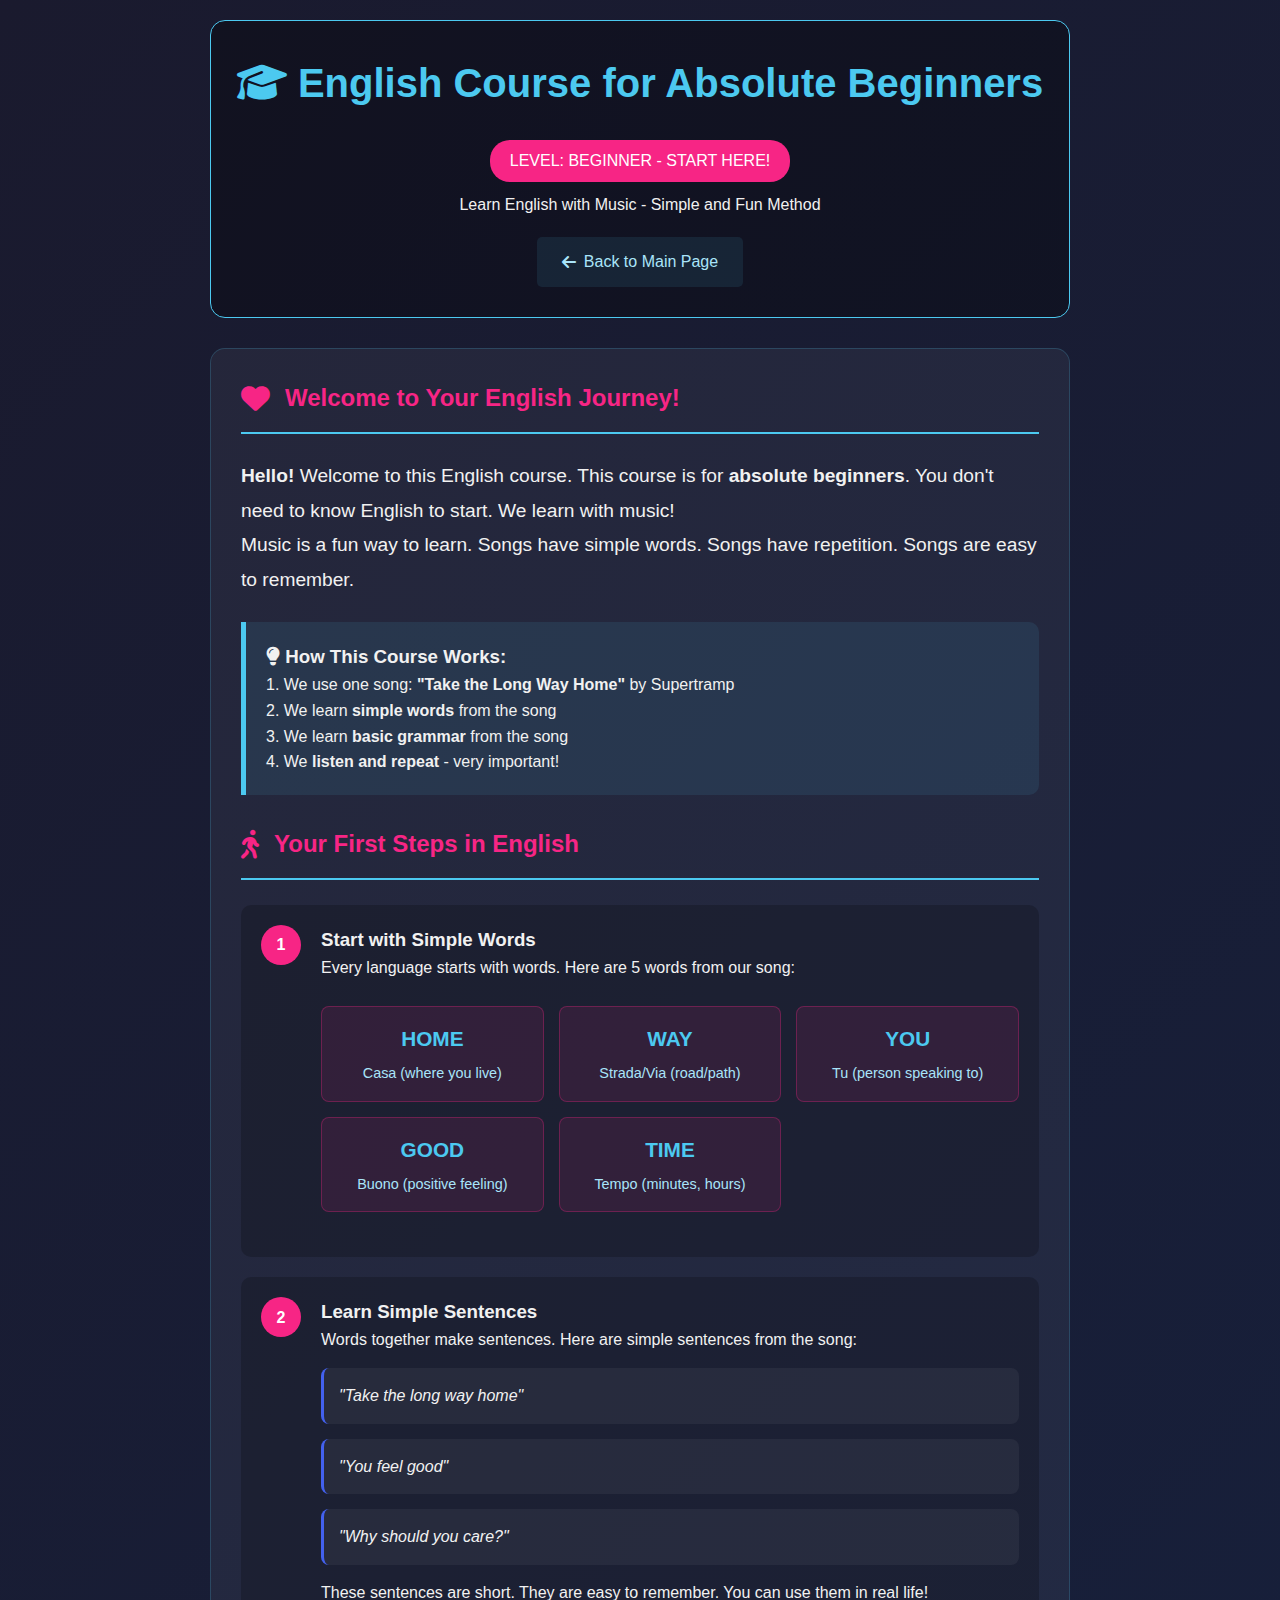
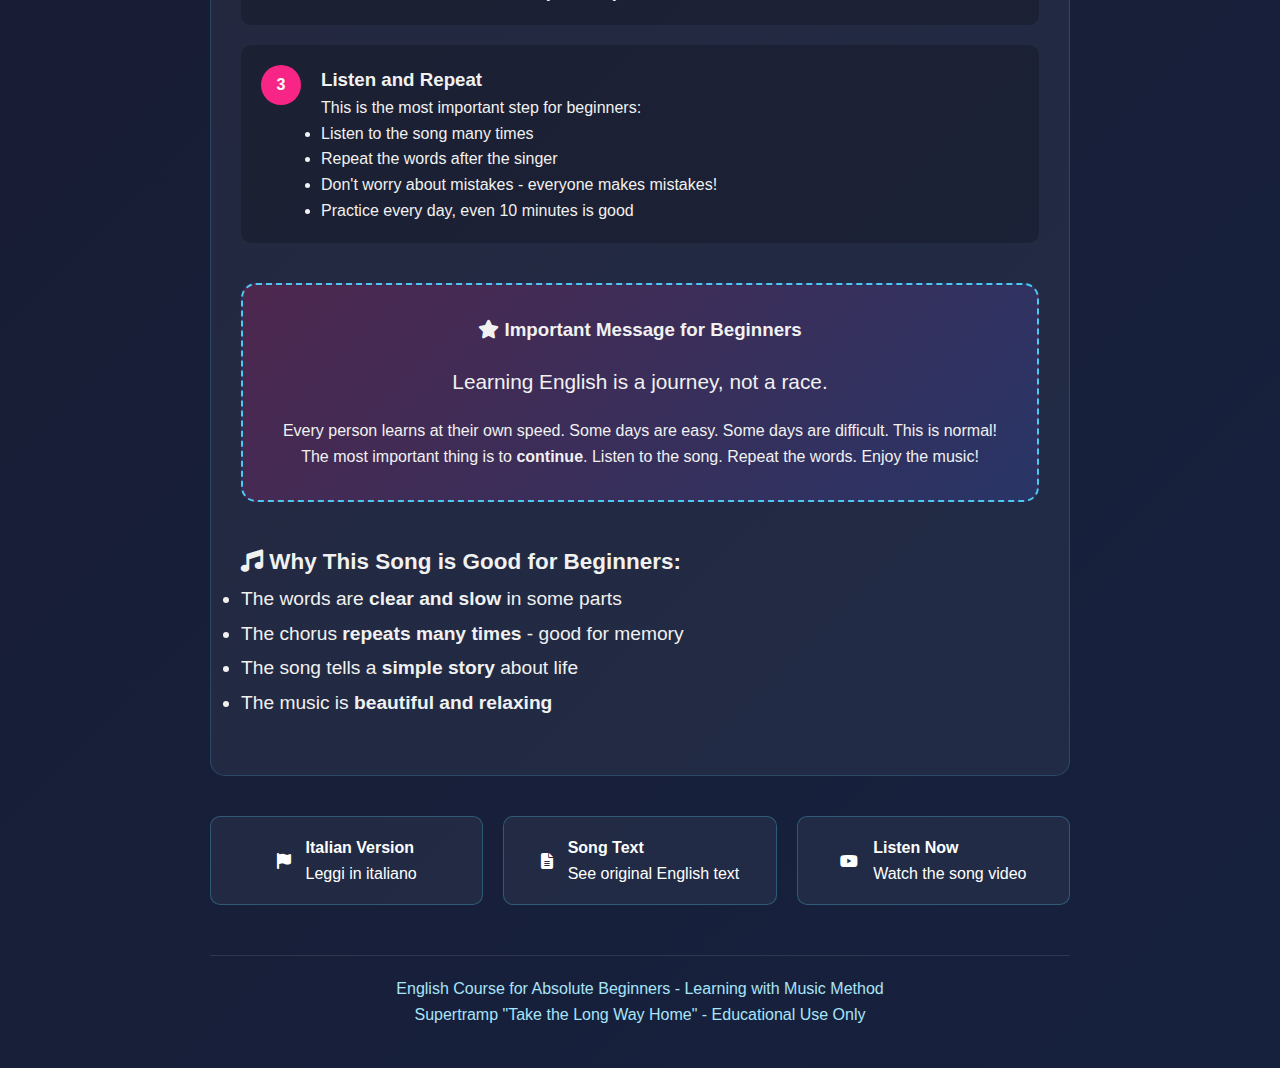
<file: resume_english.html>
<!DOCTYPE html>
<html lang="en">
<head>
    <meta charset="UTF-8">
    <meta name="viewport" content="width=device-width, initial-scale=1.0">
    <title>English Course - Simple Introduction</title>
    <link rel="stylesheet" href="https://cdnjs.cloudflare.com/ajax/libs/font-awesome/6.4.0/css/all.min.css">
    <style>
        * {
            margin: 0;
            padding: 0;
            box-sizing: border-box;
            font-family: 'Segoe UI', Tahoma, Geneva, Verdana, sans-serif;
        }
        
        body {
            background: linear-gradient(135deg, #1a1a2e 0%, #16213e 100%);
            color: #f1f1f1;
            line-height: 1.6;
            min-height: 100vh;
        }
        
        .container {
            max-width: 900px;
            margin: 0 auto;
            padding: 20px;
        }
        
        header {
            text-align: center;
            padding: 30px 0;
            background: rgba(0, 0, 0, 0.3);
            border-radius: 15px;
            margin-bottom: 30px;
            border: 1px solid #4cc9f0;
        }
        
        h1 {
            color: #4cc9f0;
            font-size: 2.5rem;
            margin-bottom: 15px;
        }
        
        .language-level {
            display: inline-block;
            background: #f72585;
            color: white;
            padding: 8px 20px;
            border-radius: 20px;
            font-size: 1rem;
            margin: 10px 0;
        }
        
        .back-btn {
            display: inline-flex;
            align-items: center;
            gap: 8px;
            color: #a9e4f9;
            text-decoration: none;
            padding: 12px 25px;
            border-radius: 5px;
            background: rgba(76, 201, 240, 0.1);
            margin-top: 20px;
            transition: all 0.3s;
        }
        
        .back-btn:hover {
            background: rgba(76, 201, 240, 0.2);
        }
        
        .simple-english {
            background: rgba(255, 255, 255, 0.05);
            border-radius: 15px;
            padding: 30px;
            margin: 30px 0;
            border: 1px solid rgba(76, 201, 240, 0.2);
        }
        
        .section-title {
            color: #f72585;
            border-bottom: 2px solid #4cc9f0;
            padding-bottom: 15px;
            margin-bottom: 25px;
            display: flex;
            align-items: center;
            gap: 15px;
        }
        
        .section-title i {
            font-size: 1.8rem;
        }
        
        .simple-text {
            font-size: 1.2rem;
            line-height: 1.8;
            margin-bottom: 25px;
        }
        
        .highlight-box {
            background: rgba(76, 201, 240, 0.1);
            border-left: 5px solid #4cc9f0;
            padding: 20px;
            margin: 25px 0;
            border-radius: 0 10px 10px 0;
        }
        
        .word-list {
            display: grid;
            grid-template-columns: repeat(auto-fill, minmax(200px, 1fr));
            gap: 15px;
            margin: 25px 0;
        }
        
        .word-item {
            background: rgba(247, 37, 133, 0.1);
            padding: 15px;
            border-radius: 8px;
            text-align: center;
            border: 1px solid rgba(247, 37, 133, 0.3);
        }
        
        .english-word {
            color: #4cc9f0;
            font-size: 1.3rem;
            font-weight: bold;
            display: block;
            margin-bottom: 5px;
        }
        
        .meaning {
            color: #a9e4f9;
            font-size: 0.9rem;
        }
        
        .simple-steps {
            margin: 30px 0;
        }
        
        .step {
            display: flex;
            align-items: flex-start;
            margin-bottom: 20px;
            background: rgba(0, 0, 0, 0.2);
            padding: 20px;
            border-radius: 10px;
        }
        
        .step-number {
            background: #f72585;
            color: white;
            width: 40px;
            height: 40px;
            border-radius: 50%;
            display: flex;
            align-items: center;
            justify-content: center;
            font-weight: bold;
            margin-right: 20px;
            flex-shrink: 0;
        }
        
        .step-content {
            flex: 1;
        }
        
        .simple-sentence {
            background: rgba(255, 255, 255, 0.05);
            padding: 15px;
            border-radius: 8px;
            margin: 15px 0;
            font-style: italic;
            border-left: 3px solid #4361ee;
        }
        
        .encouragement {
            text-align: center;
            background: linear-gradient(135deg, rgba(247, 37, 133, 0.2), rgba(67, 97, 238, 0.2));
            padding: 30px;
            border-radius: 15px;
            margin: 40px 0;
            border: 2px dashed #4cc9f0;
        }
        
        footer {
            text-align: center;
            margin-top: 50px;
            padding: 20px;
            border-top: 1px solid rgba(255, 255, 255, 0.1);
            color: #a9e4f9;
        }
        
        .nav-buttons {
            display: flex;
            justify-content: space-between;
            margin-top: 40px;
            flex-wrap: wrap;
            gap: 20px;
        }
        
        .nav-btn {
            flex: 1;
            min-width: 200px;
            display: flex;
            align-items: center;
            justify-content: center;
            gap: 15px;
            padding: 18px;
            background: rgba(255, 255, 255, 0.05);
            border: 1px solid rgba(76, 201, 240, 0.3);
            border-radius: 10px;
            color: white;
            text-decoration: none;
            transition: all 0.3s;
        }
        
        .nav-btn:hover {
            background: rgba(76, 201, 240, 0.1);
            transform: translateY(-3px);
        }
        
        @media (max-width: 768px) {
            .word-list {
                grid-template-columns: 1fr;
            }
            
            .nav-buttons {
                flex-direction: column;
            }
        }
    </style>
</head>
<body>
    <div class="container">
        <header>
            <h1><i class="fas fa-graduation-cap"></i> English Course for Absolute Beginners</h1>
            <div class="language-level">LEVEL: BEGINNER - START HERE!</div>
            <p>Learn English with Music - Simple and Fun Method</p>
            <a href="index.html" class="back-btn">
                <i class="fas fa-arrow-left"></i> Back to Main Page
            </a>
        </header>
        
        <div class="simple-english">
            <h2 class="section-title"><i class="fas fa-heart"></i> Welcome to Your English Journey!</h2>
            
            <div class="simple-text">
                <p><strong>Hello!</strong> Welcome to this English course. This course is for <strong>absolute beginners</strong>. You don't need to know English to start. We learn with music!</p>
                
                <p>Music is a fun way to learn. Songs have simple words. Songs have repetition. Songs are easy to remember.</p>
            </div>
            
            <div class="highlight-box">
                <h3><i class="fas fa-lightbulb"></i> How This Course Works:</h3>
                <p>1. We use one song: <strong>"Take the Long Way Home"</strong> by Supertramp</p>
                <p>2. We learn <strong>simple words</strong> from the song</p>
                <p>3. We learn <strong>basic grammar</strong> from the song</p>
                <p>4. We <strong>listen and repeat</strong> - very important!</p>
            </div>
            
            <div class="simple-steps">
                <h2 class="section-title"><i class="fas fa-walking"></i> Your First Steps in English</h2>
                
                <div class="step">
                    <div class="step-number">1</div>
                    <div class="step-content">
                        <h3>Start with Simple Words</h3>
                        <p>Every language starts with words. Here are 5 words from our song:</p>
                        
                        <div class="word-list">
                            <div class="word-item">
                                <span class="english-word">HOME</span>
                                <span class="meaning">Casa (where you live)</span>
                            </div>
                            <div class="word-item">
                                <span class="english-word">WAY</span>
                                <span class="meaning">Strada/Via (road/path)</span>
                            </div>
                            <div class="word-item">
                                <span class="english-word">YOU</span>
                                <span class="meaning">Tu (person speaking to)</span>
                            </div>
                            <div class="word-item">
                                <span class="english-word">GOOD</span>
                                <span class="meaning">Buono (positive feeling)</span>
                            </div>
                            <div class="word-item">
                                <span class="english-word">TIME</span>
                                <span class="meaning">Tempo (minutes, hours)</span>
                            </div>
                        </div>
                    </div>
                </div>
                
                <div class="step">
                    <div class="step-number">2</div>
                    <div class="step-content">
                        <h3>Learn Simple Sentences</h3>
                        <p>Words together make sentences. Here are simple sentences from the song:</p>
                        
                        <div class="simple-sentence">
                            "Take the long way home"
                        </div>
                        
                        <div class="simple-sentence">
                            "You feel good"
                        </div>
                        
                        <div class="simple-sentence">
                            "Why should you care?"
                        </div>
                        
                        <p>These sentences are short. They are easy to remember. You can use them in real life!</p>
                    </div>
                </div>
                
                <div class="step">
                    <div class="step-number">3</div>
                    <div class="step-content">
                        <h3>Listen and Repeat</h3>
                        <p>This is the most important step for beginners:</p>
                        <ul>
                            <li>Listen to the song many times</li>
                            <li>Repeat the words after the singer</li>
                            <li>Don't worry about mistakes - everyone makes mistakes!</li>
                            <li>Practice every day, even 10 minutes is good</li>
                        </ul>
                    </div>
                </div>
            </div>
            
            <div class="encouragement">
                <h3><i class="fas fa-star"></i> Important Message for Beginners</h3>
                <p style="font-size: 1.3rem; margin: 20px 0;">Learning English is a journey, not a race.</p>
                <p>Every person learns at their own speed. Some days are easy. Some days are difficult. This is normal!</p>
                <p>The most important thing is to <strong>continue</strong>. Listen to the song. Repeat the words. Enjoy the music!</p>
            </div>
            
            <div class="simple-text">
                <h3><i class="fas fa-music"></i> Why This Song is Good for Beginners:</h3>
                <ul>
                    <li>The words are <strong>clear and slow</strong> in some parts</li>
                    <li>The chorus <strong>repeats many times</strong> - good for memory</li>
                    <li>The song tells a <strong>simple story</strong> about life</li>
                    <li>The music is <strong>beautiful and relaxing</strong></li>
                </ul>
            </div>
        </div>
        
        <div class="nav-buttons">
            <a href="resume_italiano.html" class="nav-btn">
                <i class="fas fa-flag"></i>
                <div>
                    <strong>Italian Version</strong>
                    <div>Leggi in italiano</div>
                </div>
            </a>
            
            <a href="testo_originale.html" class="nav-btn">
                <i class="fas fa-file-alt"></i>
                <div>
                    <strong>Song Text</strong>
                    <div>See original English text</div>
                </div>
            </a>
            
            <a href="https://youtu.be/LPRrHyXchEY" target="_blank" class="nav-btn">
                <i class="fab fa-youtube"></i>
                <div>
                    <strong>Listen Now</strong>
                    <div>Watch the song video</div>
                </div>
            </a>
        </div>
        
        <footer>
            <p>English Course for Absolute Beginners - Learning with Music Method</p>
            <p>Supertramp "Take the Long Way Home" - Educational Use Only</p>
        </footer>
    </div>
</body>
</html>
</file>
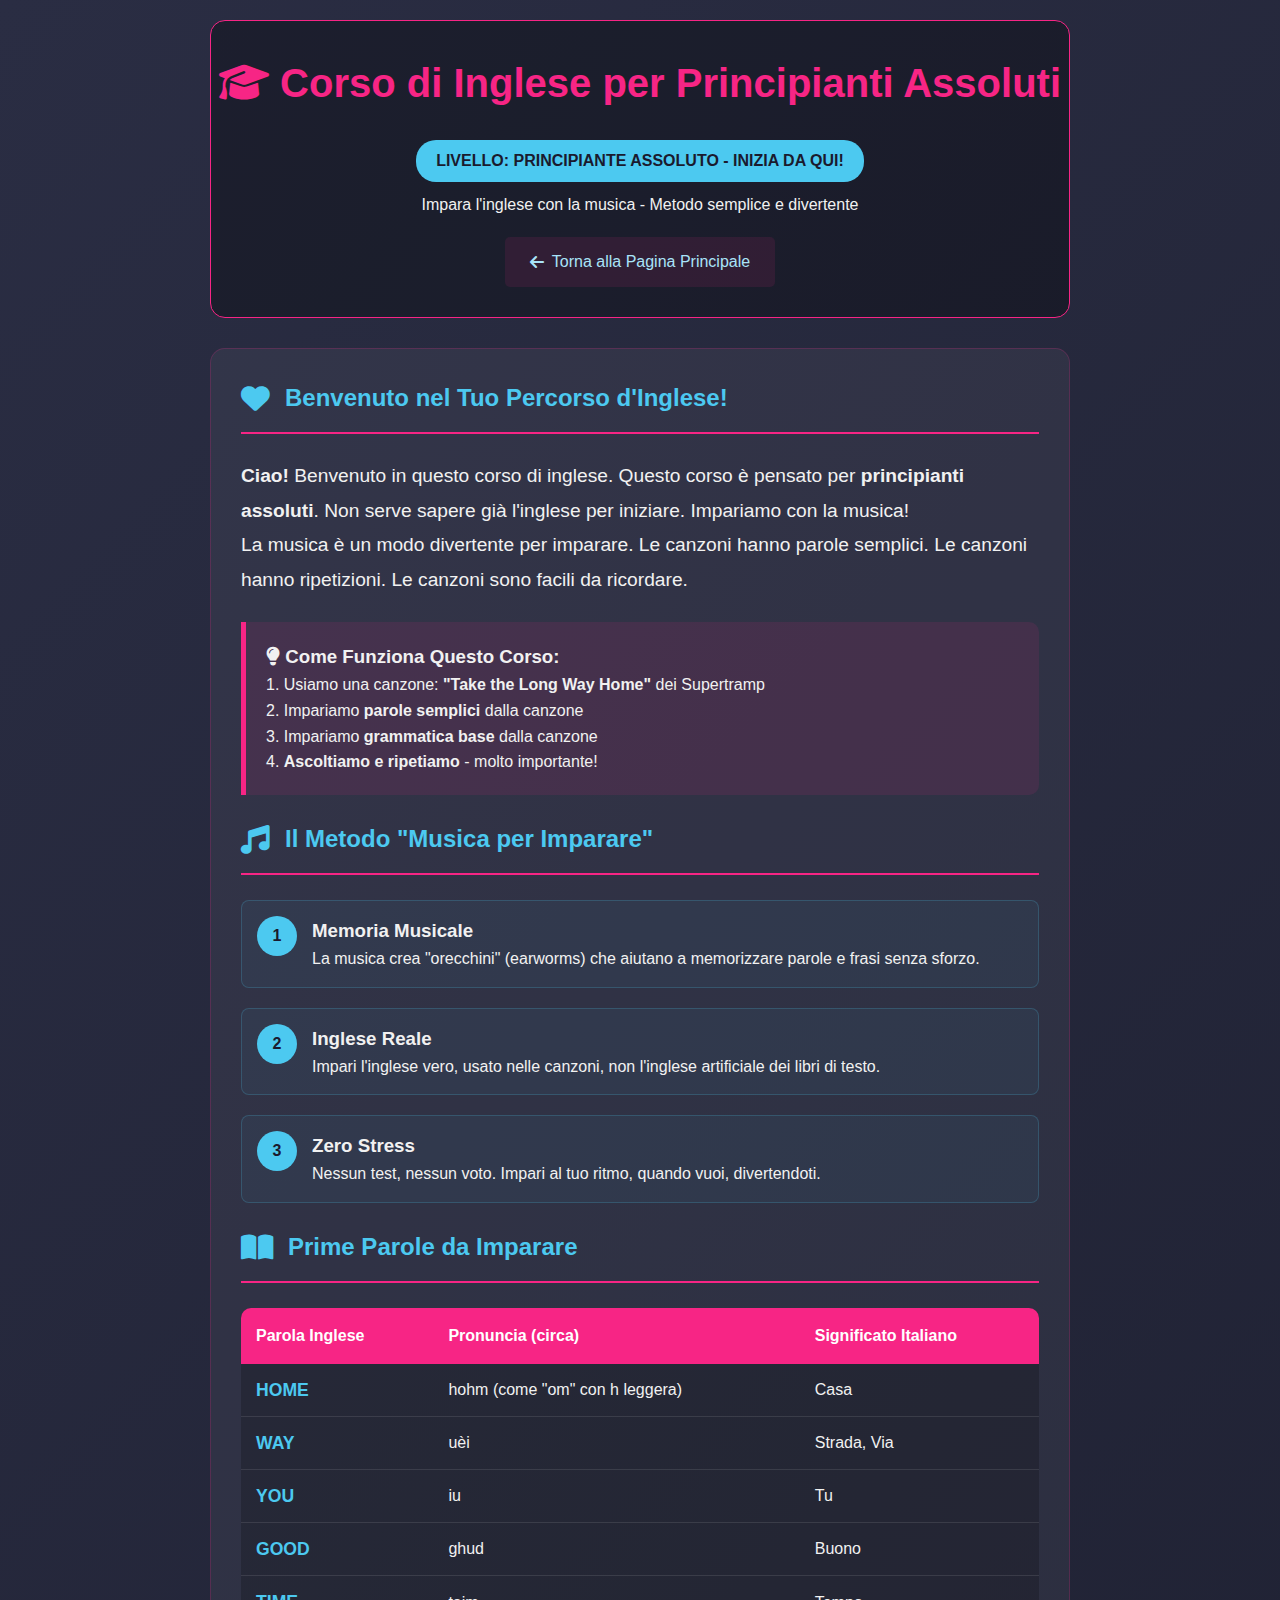
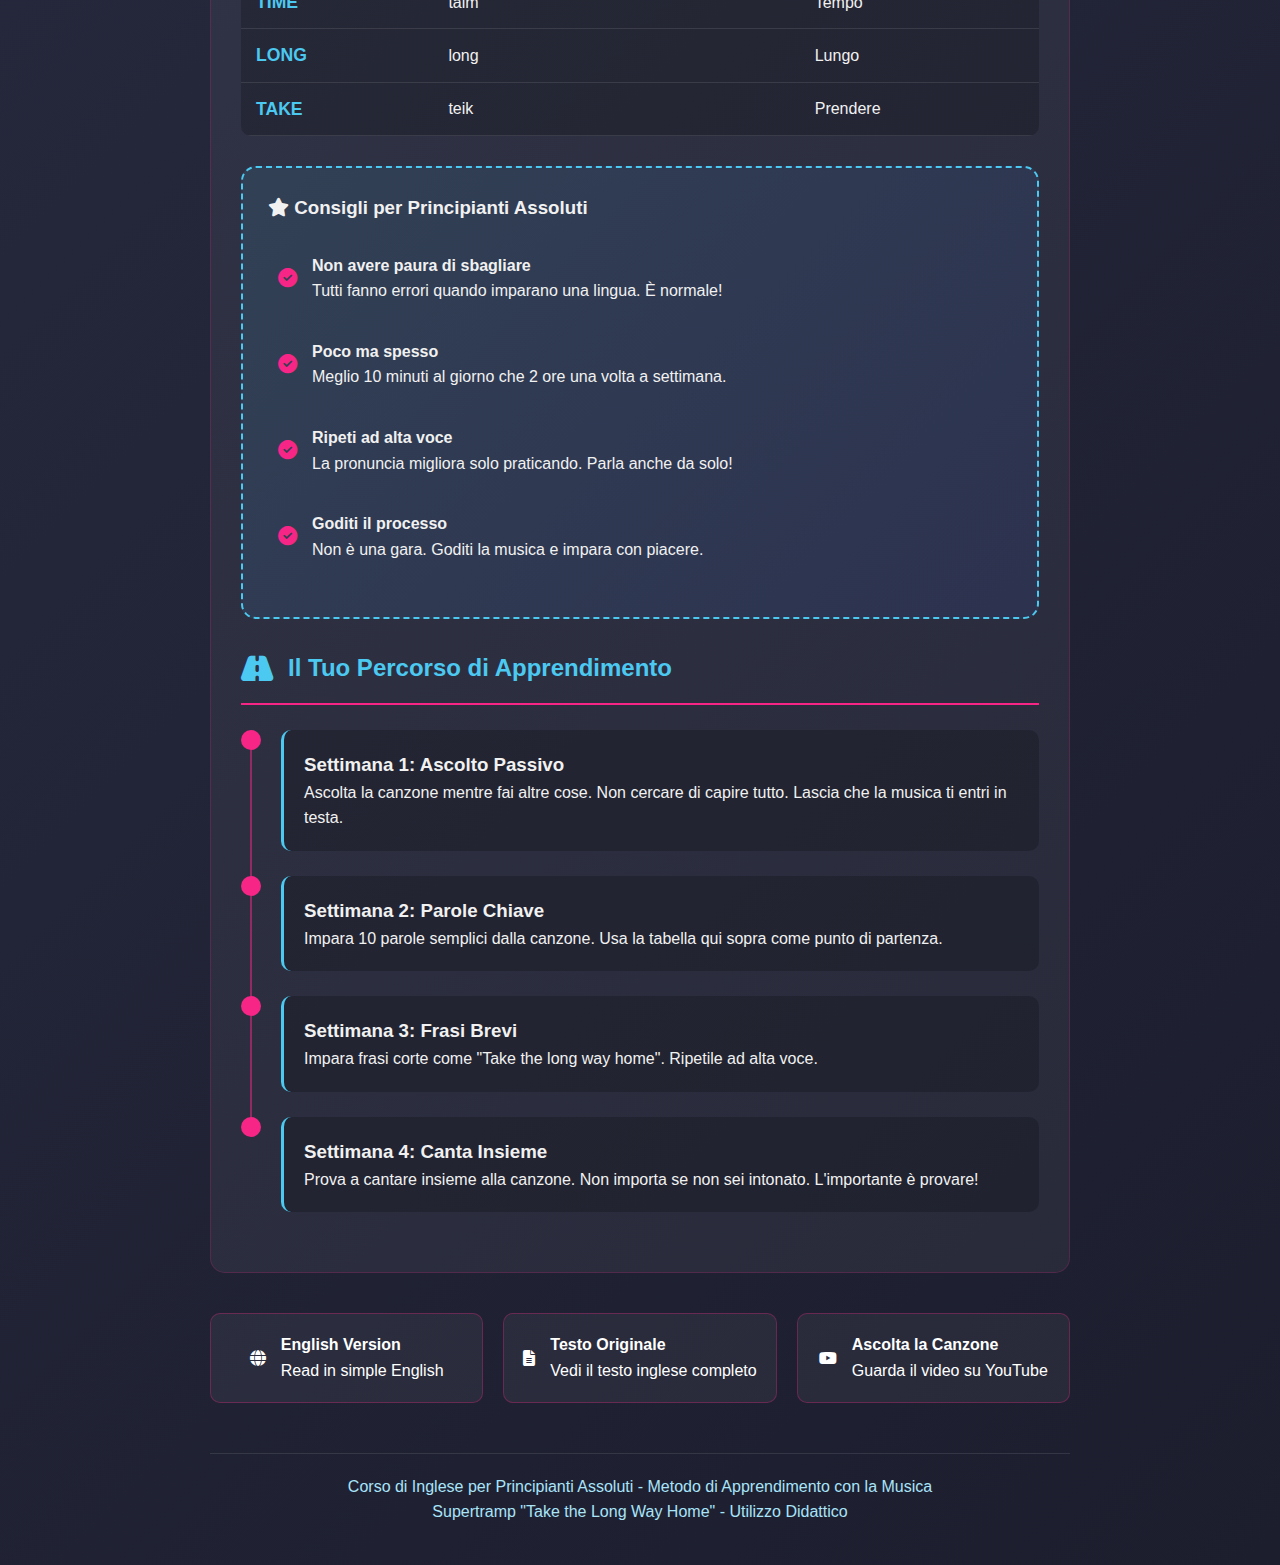
<file: resume_italiano.html>
<!DOCTYPE html>
<html lang="it">
<head>
    <meta charset="UTF-8">
    <meta name="viewport" content="width=device-width, initial-scale=1.0">
    <title>Corso Inglese - Introduzione per Principianti Assoluti</title>
    <link rel="stylesheet" href="https://cdnjs.cloudflare.com/ajax/libs/font-awesome/6.4.0/css/all.min.css">
    <style>
        * {
            margin: 0;
            padding: 0;
            box-sizing: border-box;
            font-family: 'Segoe UI', Tahoma, Geneva, Verdana, sans-serif;
        }
        
        body {
            background: linear-gradient(135deg, #2a2d43 0%, #1c1e2e 100%);
            color: #f1f1f1;
            line-height: 1.6;
            min-height: 100vh;
        }
        
        .container {
            max-width: 900px;
            margin: 0 auto;
            padding: 20px;
        }
        
        header {
            text-align: center;
            padding: 30px 0;
            background: rgba(0, 0, 0, 0.3);
            border-radius: 15px;
            margin-bottom: 30px;
            border: 1px solid #f72585;
        }
        
        h1 {
            color: #f72585;
            font-size: 2.5rem;
            margin-bottom: 15px;
        }
        
        .language-level {
            display: inline-block;
            background: #4cc9f0;
            color: #1a1a2e;
            padding: 8px 20px;
            border-radius: 20px;
            font-size: 1rem;
            margin: 10px 0;
            font-weight: bold;
        }
        
        .back-btn {
            display: inline-flex;
            align-items: center;
            gap: 8px;
            color: #a9e4f9;
            text-decoration: none;
            padding: 12px 25px;
            border-radius: 5px;
            background: rgba(247, 37, 133, 0.1);
            margin-top: 20px;
            transition: all 0.3s;
        }
        
        .back-btn:hover {
            background: rgba(247, 37, 133, 0.2);
        }
        
        .intro-section {
            background: rgba(255, 255, 255, 0.05);
            border-radius: 15px;
            padding: 30px;
            margin: 30px 0;
            border: 1px solid rgba(247, 37, 133, 0.2);
        }
        
        .section-title {
            color: #4cc9f0;
            border-bottom: 2px solid #f72585;
            padding-bottom: 15px;
            margin-bottom: 25px;
            display: flex;
            align-items: center;
            gap: 15px;
        }
        
        .section-title i {
            font-size: 1.8rem;
        }
        
        .intro-text {
            font-size: 1.2rem;
            line-height: 1.8;
            margin-bottom: 25px;
        }
        
        .highlight-box {
            background: rgba(247, 37, 133, 0.1);
            border-left: 5px solid #f72585;
            padding: 20px;
            margin: 25px 0;
            border-radius: 0 10px 10px 0;
        }
        
        .metodo-list {
            margin: 25px 0;
        }
        
        .metodo-item {
            display: flex;
            align-items: flex-start;
            margin-bottom: 20px;
            padding: 15px;
            background: rgba(76, 201, 240, 0.05);
            border-radius: 8px;
            border: 1px solid rgba(76, 201, 240, 0.2);
        }
        
        .metodo-icon {
            background: #4cc9f0;
            color: #1a1a2e;
            width: 40px;
            height: 40px;
            border-radius: 50%;
            display: flex;
            align-items: center;
            justify-content: center;
            margin-right: 15px;
            flex-shrink: 0;
            font-weight: bold;
        }
        
        .word-table {
            width: 100%;
            border-collapse: collapse;
            margin: 25px 0;
            background: rgba(0, 0, 0, 0.2);
            border-radius: 10px;
            overflow: hidden;
        }
        
        .word-table th {
            background: #f72585;
            color: white;
            padding: 15px;
            text-align: left;
        }
        
        .word-table td {
            padding: 12px 15px;
            border-bottom: 1px solid rgba(255, 255, 255, 0.1);
        }
        
        .word-table tr:hover {
            background: rgba(76, 201, 240, 0.1);
        }
        
        .english-word {
            color: #4cc9f0;
            font-weight: bold;
            font-size: 1.1rem;
        }
        
        .suggerimenti {
            background: linear-gradient(135deg, rgba(76, 201, 240, 0.1), rgba(67, 97, 238, 0.1));
            padding: 25px;
            border-radius: 15px;
            margin: 30px 0;
            border: 2px dashed #4cc9f0;
        }
        
        .consigli-list {
            margin: 20px 0;
        }
        
        .consiglio {
            display: flex;
            align-items: center;
            margin-bottom: 15px;
            padding: 10px;
        }
        
        .consiglio i {
            color: #f72585;
            margin-right: 15px;
            font-size: 1.2rem;
        }
        
        .timeline {
            margin: 30px 0;
        }
        
        .timeline-item {
            display: flex;
            margin-bottom: 25px;
            position: relative;
        }
        
        .timeline-point {
            background: #f72585;
            width: 20px;
            height: 20px;
            border-radius: 50%;
            margin-right: 20px;
            flex-shrink: 0;
            position: relative;
            z-index: 2;
        }
        
        .timeline-content {
            flex: 1;
            background: rgba(0, 0, 0, 0.2);
            padding: 20px;
            border-radius: 10px;
            border-left: 3px solid #4cc9f0;
        }
        
        .timeline-item:not(:last-child)::after {
            content: '';
            position: absolute;
            left: 9px;
            top: 20px;
            bottom: -25px;
            width: 2px;
            background: rgba(247, 37, 133, 0.5);
            z-index: 1;
        }
        
        footer {
            text-align: center;
            margin-top: 50px;
            padding: 20px;
            border-top: 1px solid rgba(255, 255, 255, 0.1);
            color: #a9e4f9;
        }
        
        .nav-buttons {
            display: flex;
            justify-content: space-between;
            margin-top: 40px;
            flex-wrap: wrap;
            gap: 20px;
        }
        
        .nav-btn {
            flex: 1;
            min-width: 200px;
            display: flex;
            align-items: center;
            justify-content: center;
            gap: 15px;
            padding: 18px;
            background: rgba(255, 255, 255, 0.05);
            border: 1px solid rgba(247, 37, 133, 0.3);
            border-radius: 10px;
            color: white;
            text-decoration: none;
            transition: all 0.3s;
        }
        
        .nav-btn:hover {
            background: rgba(247, 37, 133, 0.1);
            transform: translateY(-3px);
        }
        
        @media (max-width: 768px) {
            .nav-buttons {
                flex-direction: column;
            }
            
            .word-table {
                display: block;
                overflow-x: auto;
            }
        }
    </style>
</head>
<body>
    <div class="container">
        <header>
            <h1><i class="fas fa-graduation-cap"></i> Corso di Inglese per Principianti Assoluti</h1>
            <div class="language-level">LIVELLO: PRINCIPIANTE ASSOLUTO - INIZIA DA QUI!</div>
            <p>Impara l'inglese con la musica - Metodo semplice e divertente</p>
            <a href="index.html" class="back-btn">
                <i class="fas fa-arrow-left"></i> Torna alla Pagina Principale
            </a>
        </header>
        
        <div class="intro-section">
            <h2 class="section-title"><i class="fas fa-heart"></i> Benvenuto nel Tuo Percorso d'Inglese!</h2>
            
            <div class="intro-text">
                <p><strong>Ciao!</strong> Benvenuto in questo corso di inglese. Questo corso è pensato per <strong>principianti assoluti</strong>. Non serve sapere già l'inglese per iniziare. Impariamo con la musica!</p>
                
                <p>La musica è un modo divertente per imparare. Le canzoni hanno parole semplici. Le canzoni hanno ripetizioni. Le canzoni sono facili da ricordare.</p>
            </div>
            
            <div class="highlight-box">
                <h3><i class="fas fa-lightbulb"></i> Come Funziona Questo Corso:</h3>
                <p>1. Usiamo una canzone: <strong>"Take the Long Way Home"</strong> dei Supertramp</p>
                <p>2. Impariamo <strong>parole semplici</strong> dalla canzone</p>
                <p>3. Impariamo <strong>grammatica base</strong> dalla canzone</p>
                <p>4. <strong>Ascoltiamo e ripetiamo</strong> - molto importante!</p>
            </div>
            
            <div class="metodo-list">
                <h2 class="section-title"><i class="fas fa-music"></i> Il Metodo "Musica per Imparare"</h2>
                
                <div class="metodo-item">
                    <div class="metodo-icon">1</div>
                    <div>
                        <h3>Memoria Musicale</h3>
                        <p>La musica crea "orecchini" (earworms) che aiutano a memorizzare parole e frasi senza sforzo.</p>
                    </div>
                </div>
                
                <div class="metodo-item">
                    <div class="metodo-icon">2</div>
                    <div>
                        <h3>Inglese Reale</h3>
                        <p>Impari l'inglese vero, usato nelle canzoni, non l'inglese artificiale dei libri di testo.</p>
                    </div>
                </div>
                
                <div class="metodo-item">
                    <div class="metodo-icon">3</div>
                    <div>
                        <h3>Zero Stress</h3>
                        <p>Nessun test, nessun voto. Impari al tuo ritmo, quando vuoi, divertendoti.</p>
                    </div>
                </div>
            </div>
            
            <h2 class="section-title"><i class="fas fa-book-open"></i> Prime Parole da Imparare</h2>
            
            <table class="word-table">
                <thead>
                    <tr>
                        <th>Parola Inglese</th>
                        <th>Pronuncia (circa)</th>
                        <th>Significato Italiano</th>
                    </tr>
                </thead>
                <tbody>
                    <tr>
                        <td class="english-word">HOME</td>
                        <td>hohm (come "om" con h leggera)</td>
                        <td>Casa</td>
                    </tr>
                    <tr>
                        <td class="english-word">WAY</td>
                        <td>uèi</td>
                        <td>Strada, Via</td>
                    </tr>
                    <tr>
                        <td class="english-word">YOU</td>
                        <td>iu</td>
                        <td>Tu</td>
                    </tr>
                    <tr>
                        <td class="english-word">GOOD</td>
                        <td>ghud</td>
                        <td>Buono</td>
                    </tr>
                    <tr>
                        <td class="english-word">TIME</td>
                        <td>taim</td>
                        <td>Tempo</td>
                    </tr>
                    <tr>
                        <td class="english-word">LONG</td>
                        <td>long</td>
                        <td>Lungo</td>
                    </tr>
                    <tr>
                        <td class="english-word">TAKE</td>
                        <td>teik</td>
                        <td>Prendere</td>
                    </tr>
                </tbody>
            </table>
            
            <div class="suggerimenti">
                <h3><i class="fas fa-star"></i> Consigli per Principianti Assoluti</h3>
                
                <div class="consigli-list">
                    <div class="consiglio">
                        <i class="fas fa-check-circle"></i>
                        <div>
                            <strong>Non avere paura di sbagliare</strong>
                            <p>Tutti fanno errori quando imparano una lingua. È normale!</p>
                        </div>
                    </div>
                    
                    <div class="consiglio">
                        <i class="fas fa-check-circle"></i>
                        <div>
                            <strong>Poco ma spesso</strong>
                            <p>Meglio 10 minuti al giorno che 2 ore una volta a settimana.</p>
                        </div>
                    </div>
                    
                    <div class="consiglio">
                        <i class="fas fa-check-circle"></i>
                        <div>
                            <strong>Ripeti ad alta voce</strong>
                            <p>La pronuncia migliora solo praticando. Parla anche da solo!</p>
                        </div>
                    </div>
                    
                    <div class="consiglio">
                        <i class="fas fa-check-circle"></i>
                        <div>
                            <strong>Goditi il processo</strong>
                            <p>Non è una gara. Goditi la musica e impara con piacere.</p>
                        </div>
                    </div>
                </div>
            </div>
            
            <div class="timeline">
                <h2 class="section-title"><i class="fas fa-road"></i> Il Tuo Percorso di Apprendimento</h2>
                
                <div class="timeline-item">
                    <div class="timeline-point"></div>
                    <div class="timeline-content">
                        <h3>Settimana 1: Ascolto Passivo</h3>
                        <p>Ascolta la canzone mentre fai altre cose. Non cercare di capire tutto. Lascia che la musica ti entri in testa.</p>
                    </div>
                </div>
                
                <div class="timeline-item">
                    <div class="timeline-point"></div>
                    <div class="timeline-content">
                        <h3>Settimana 2: Parole Chiave</h3>
                        <p>Impara 10 parole semplici dalla canzone. Usa la tabella qui sopra come punto di partenza.</p>
                    </div>
                </div>
                
                <div class="timeline-item">
                    <div class="timeline-point"></div>
                    <div class="timeline-content">
                        <h3>Settimana 3: Frasi Brevi</h3>
                        <p>Impara frasi corte come "Take the long way home". Ripetile ad alta voce.</p>
                    </div>
                </div>
                
                <div class="timeline-item">
                    <div class="timeline-point"></div>
                    <div class="timeline-content">
                        <h3>Settimana 4: Canta Insieme</h3>
                        <p>Prova a cantare insieme alla canzone. Non importa se non sei intonato. L'importante è provare!</p>
                    </div>
                </div>
            </div>
        </div>
        
        <div class="nav-buttons">
            <a href="resume_english.html" class="nav-btn">
                <i class="fas fa-globe"></i>
                <div>
                    <strong>English Version</strong>
                    <div>Read in simple English</div>
                </div>
            </a>
            
            <a href="testo_originale.html" class="nav-btn">
                <i class="fas fa-file-alt"></i>
                <div>
                    <strong>Testo Originale</strong>
                    <div>Vedi il testo inglese completo</div>
                </div>
            </a>
            
            <a href="https://youtu.be/LPRrHyXchEY" target="_blank" class="nav-btn">
                <i class="fab fa-youtube"></i>
                <div>
                    <strong>Ascolta la Canzone</strong>
                    <div>Guarda il video su YouTube</div>
                </div>
            </a>
        </div>
        
        <footer>
            <p>Corso di Inglese per Principianti Assoluti - Metodo di Apprendimento con la Musica</p>
            <p>Supertramp "Take the Long Way Home" - Utilizzo Didattico</p>
        </footer>
    </div>
</body>
</html>
</file>
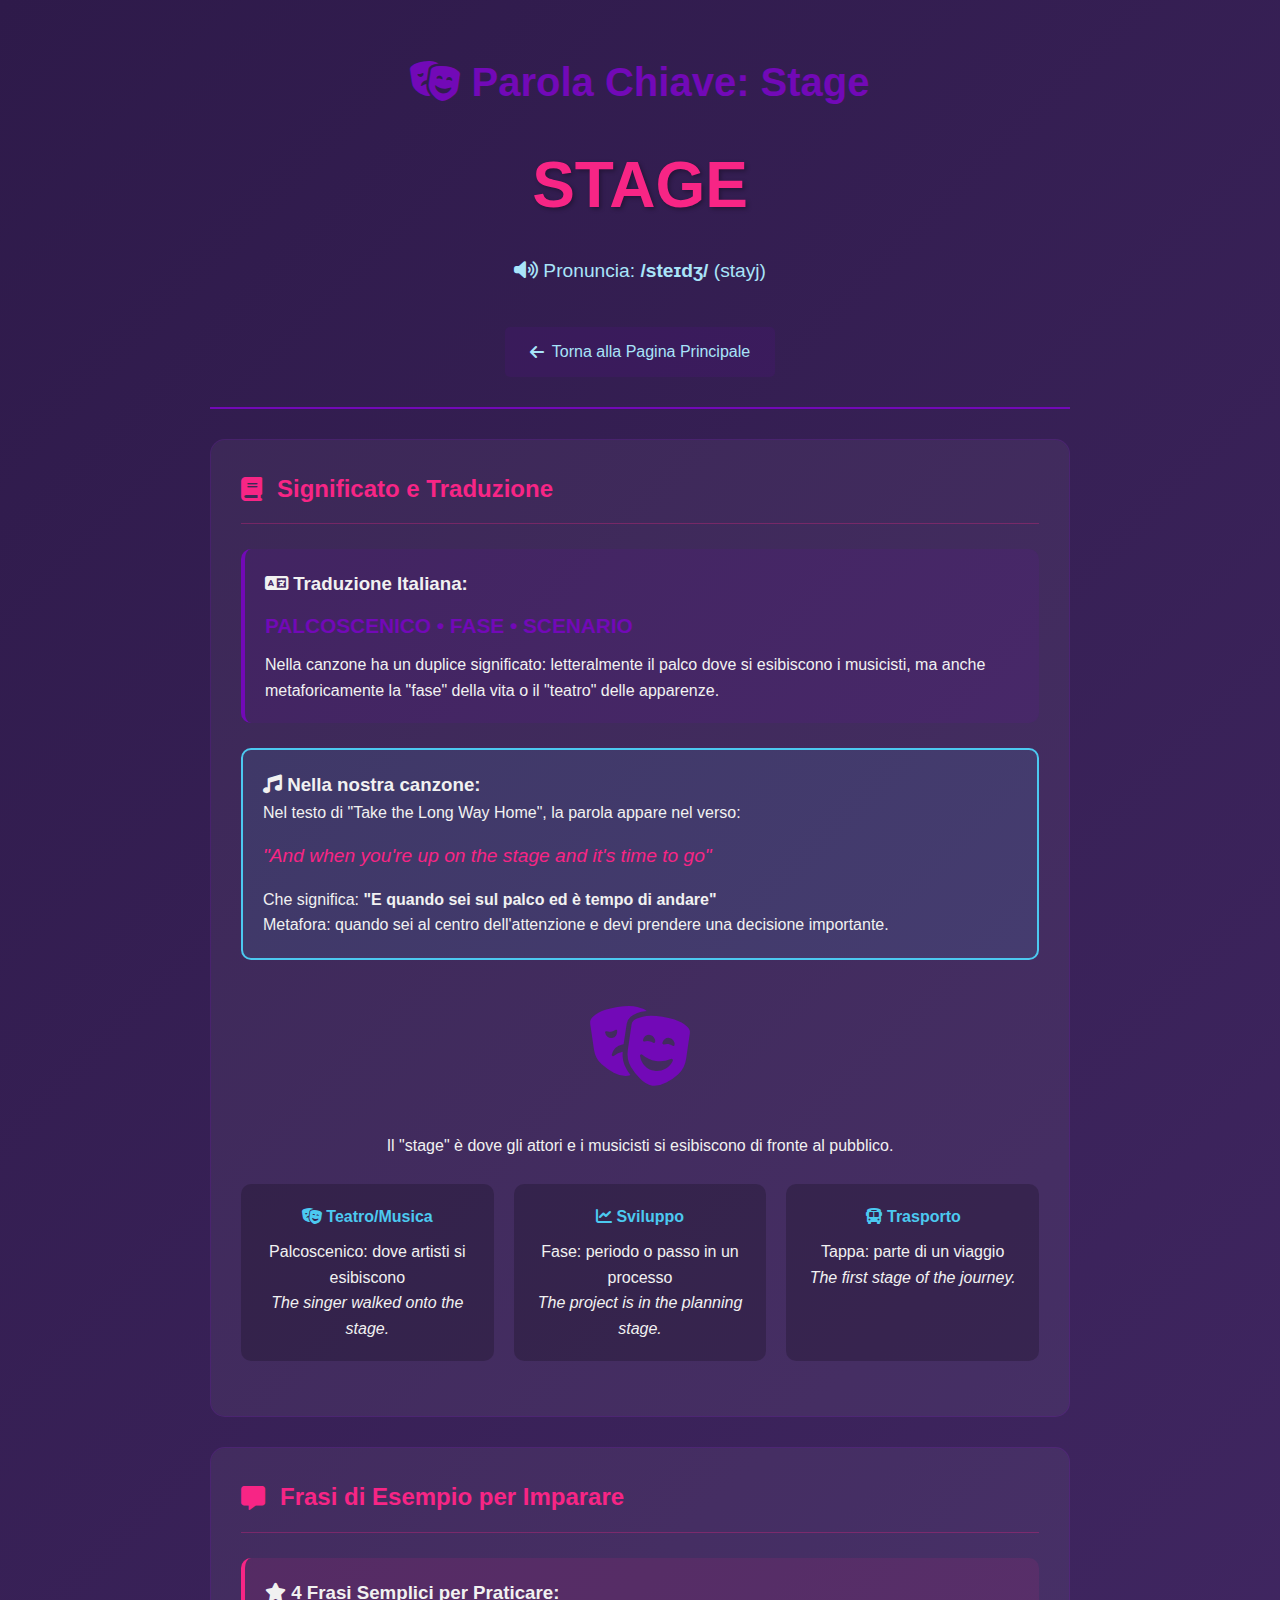
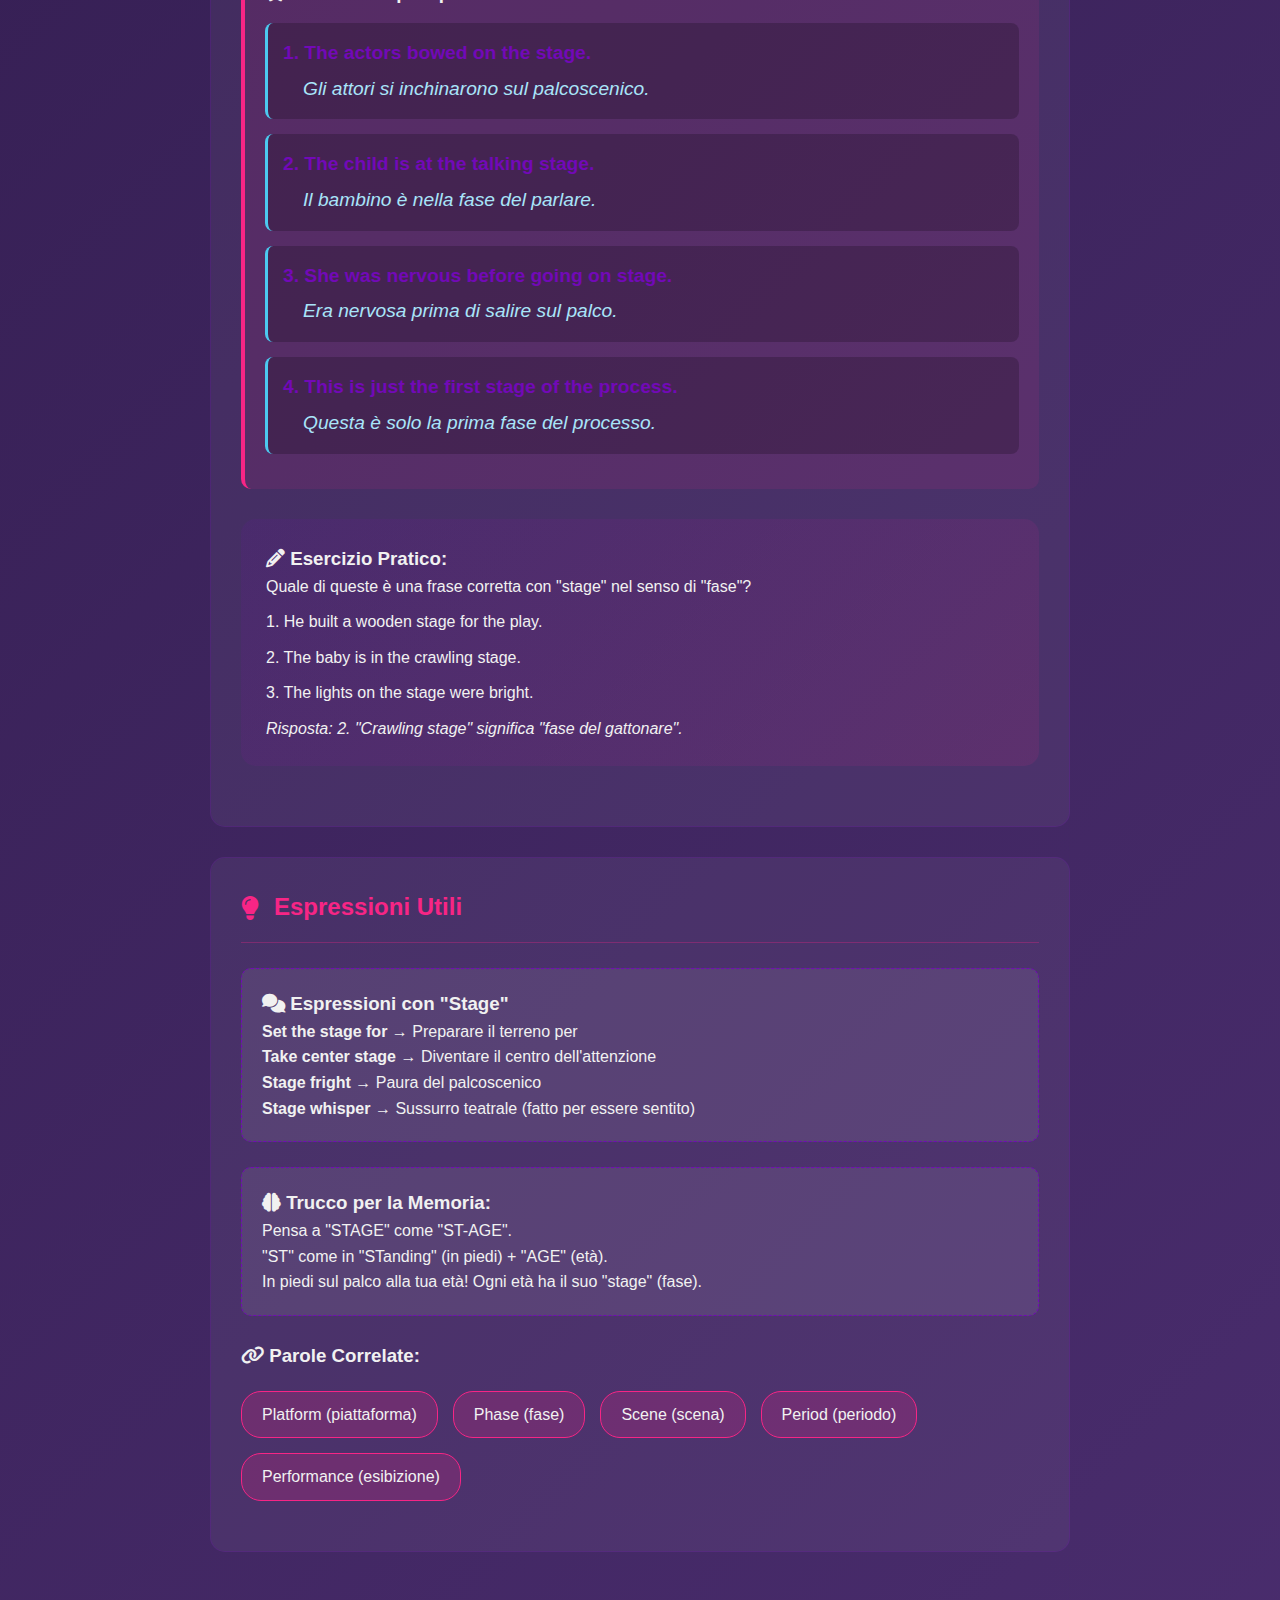
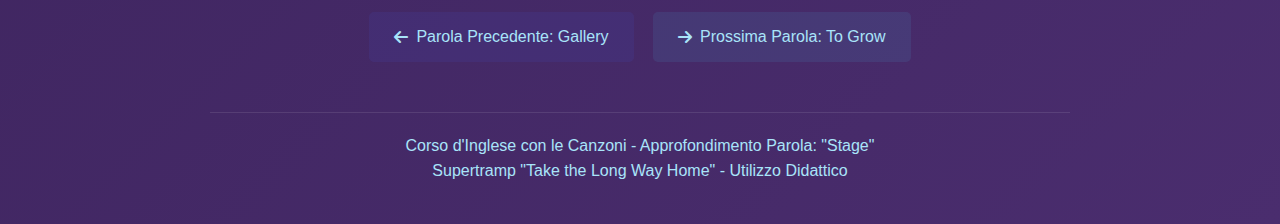
<file: stage.html>
<!DOCTYPE html>
<html lang="it">
<head>
    <meta charset="UTF-8">
    <meta name="viewport" content="width=device-width, initial-scale=1.0">
    <title>Stage - Impara l'Inglese con le Canzoni</title>
    <link rel="stylesheet" href="https://cdnjs.cloudflare.com/ajax/libs/font-awesome/6.4.0/css/all.min.css">
    <style>
        * {
            margin: 0;
            padding: 0;
            box-sizing: border-box;
            font-family: 'Segoe UI', Tahoma, Geneva, Verdana, sans-serif;
        }
        
        body {
            background: linear-gradient(135deg, #2e1a4a 0%, #4a2d6e 100%);
            color: #f1f1f1;
            line-height: 1.6;
            min-height: 100vh;
        }
        
        .container {
            max-width: 900px;
            margin: 0 auto;
            padding: 20px;
        }
        
        header {
            text-align: center;
            padding: 30px 0;
            margin-bottom: 30px;
            border-bottom: 2px solid #7209b7;
        }
        
        h1 {
            color: #7209b7;
            font-size: 2.5rem;
            margin-bottom: 10px;
        }
        
        .word-display {
            font-size: 4rem;
            color: #f72585;
            font-weight: bold;
            margin: 20px 0;
            text-shadow: 2px 2px 4px rgba(0,0,0,0.3);
        }
        
        .pronunciation {
            color: #a9e4f9;
            font-size: 1.2rem;
            margin-bottom: 20px;
        }
        
        .back-btn {
            display: inline-flex;
            align-items: center;
            gap: 8px;
            color: #a9e4f9;
            text-decoration: none;
            padding: 12px 25px;
            border-radius: 5px;
            background: rgba(114, 9, 183, 0.1);
            margin-top: 20px;
            transition: all 0.3s;
        }
        
        .back-btn:hover {
            background: rgba(114, 9, 183, 0.2);
            transform: translateY(-2px);
        }
        
        .content-section {
            background: rgba(255, 255, 255, 0.05);
            border-radius: 15px;
            padding: 30px;
            margin: 30px 0;
            border: 1px solid rgba(114, 9, 183, 0.2);
        }
        
        .section-title {
            color: #f72585;
            border-bottom: 1px solid rgba(247, 37, 133, 0.3);
            padding-bottom: 15px;
            margin-bottom: 25px;
            display: flex;
            align-items: center;
            gap: 15px;
        }
        
        .meaning-box {
            background: rgba(114, 9, 183, 0.1);
            padding: 20px;
            border-radius: 10px;
            margin: 20px 0;
            border-left: 4px solid #7209b7;
        }
        
        .example-box {
            background: rgba(247, 37, 133, 0.1);
            padding: 20px;
            border-radius: 10px;
            margin: 20px 0;
            border-left: 4px solid #f72585;
        }
        
        .example-sentence {
            font-size: 1.2rem;
            margin: 15px 0;
            padding: 15px;
            background: rgba(0, 0, 0, 0.2);
            border-radius: 8px;
            border-left: 3px solid #4cc9f0;
        }
        
        .english {
            color: #7209b7;
            font-weight: bold;
        }
        
        .italian {
            color: #a9e4f9;
            font-style: italic;
            margin-top: 5px;
            padding-left: 20px;
        }
        
        .song-example {
            background: rgba(76, 201, 240, 0.1);
            padding: 20px;
            border-radius: 10px;
            margin: 25px 0;
            border: 2px solid #4cc9f0;
        }
        
        .tip-box {
            background: rgba(255, 255, 255, 0.08);
            padding: 20px;
            border-radius: 10px;
            margin: 25px 0;
            border: 1px dashed #7209b7;
        }
        
        .related-words {
            display: flex;
            flex-wrap: wrap;
            gap: 15px;
            margin: 20px 0;
        }
        
        .word-chip {
            background: rgba(247, 37, 133, 0.2);
            padding: 10px 20px;
            border-radius: 20px;
            border: 1px solid #f72585;
        }
        
        footer {
            text-align: center;
            margin-top: 50px;
            padding: 20px;
            border-top: 1px solid rgba(255, 255, 255, 0.1);
            color: #a9e4f9;
        }
        
        .practice-box {
            background: linear-gradient(135deg, rgba(114, 9, 183, 0.1), rgba(247, 37, 133, 0.1));
            padding: 25px;
            border-radius: 15px;
            margin: 30px 0;
        }
        
        .meaning-types {
            display: grid;
            grid-template-columns: repeat(auto-fit, minmax(250px, 1fr));
            gap: 20px;
            margin: 25px 0;
        }
        
        .meaning-type {
            padding: 20px;
            background: rgba(0, 0, 0, 0.2);
            border-radius: 10px;
            text-align: center;
        }
        
        .meaning-type h4 {
            color: #4cc9f0;
            margin-bottom: 10px;
        }
        
        .stage-image {
            text-align: center;
            margin: 25px 0;
        }
        
        .stage-icon {
            font-size: 5rem;
            color: #7209b7;
            margin: 20px 0;
        }
        
        @media (max-width: 768px) {
            .word-display {
                font-size: 3rem;
            }
            
            .meaning-types {
                grid-template-columns: 1fr;
            }
            
            .stage-icon {
                font-size: 3rem;
            }
        }
    </style>
</head>
<body>
    <div class="container">
        <header>
            <h1><i class="fas fa-theater-masks"></i> Parola Chiave: Stage</h1>
            <div class="word-display">STAGE</div>
            <div class="pronunciation"><i class="fas fa-volume-up"></i> Pronuncia: <strong>/steɪdʒ/</strong> (stayj)</div>
            <a href="index.html" class="back-btn">
                <i class="fas fa-arrow-left"></i> Torna alla Pagina Principale
            </a>
        </header>
        
        <div class="content-section">
            <h2 class="section-title"><i class="fas fa-book"></i> Significato e Traduzione</h2>
            
            <div class="meaning-box">
                <h3><i class="fas fa-language"></i> Traduzione Italiana:</h3>
                <p style="font-size: 1.3rem; color: #7209b7; margin: 10px 0;"><strong>PALCOSCENICO • FASE • SCENARIO</strong></p>
                <p>Nella canzone ha un duplice significato: letteralmente il palco dove si esibiscono i musicisti, ma anche metaforicamente la "fase" della vita o il "teatro" delle apparenze.</p>
            </div>
            
            <div class="song-example">
                <h3><i class="fas fa-music"></i> Nella nostra canzone:</h3>
                <p>Nel testo di "Take the Long Way Home", la parola appare nel verso:</p>
                <p style="font-size: 1.2rem; color: #f72585; margin: 15px 0; font-style: italic;">
                    "And when you're up on the stage and it's time to go"
                </p>
                <p>Che significa: <strong>"E quando sei sul palco ed è tempo di andare"</strong></p>
                <p>Metafora: quando sei al centro dell'attenzione e devi prendere una decisione importante.</p>
            </div>
            
            <div class="stage-image">
                <div class="stage-icon">
                    <i class="fas fa-theater-masks"></i>
                </div>
                <p>Il "stage" è dove gli attori e i musicisti si esibiscono di fronte al pubblico.</p>
            </div>
            
            <div class="meaning-types">
                <div class="meaning-type">
                    <h4><i class="fas fa-theater-masks"></i> Teatro/Musica</h4>
                    <p>Palcoscenico: dove artisti si esibiscono</p>
                    <p><em>The singer walked onto the stage.</em></p>
                </div>
                
                <div class="meaning-type">
                    <h4><i class="fas fa-chart-line"></i> Sviluppo</h4>
                    <p>Fase: periodo o passo in un processo</p>
                    <p><em>The project is in the planning stage.</em></p>
                </div>
                
                <div class="meaning-type">
                    <h4><i class="fas fa-bus"></i> Trasporto</h4>
                    <p>Tappa: parte di un viaggio</p>
                    <p><em>The first stage of the journey.</em></p>
                </div>
            </div>
        </div>
        
        <div class="content-section">
            <h2 class="section-title"><i class="fas fa-comment-alt"></i> Frasi di Esempio per Imparare</h2>
            
            <div class="example-box">
                <h3><i class="fas fa-star"></i> 4 Frasi Semplici per Praticare:</h3>
                
                <div class="example-sentence">
                    <div class="english">1. The actors bowed on the stage.</div>
                    <div class="italian">Gli attori si inchinarono sul palcoscenico.</div>
                </div>
                
                <div class="example-sentence">
                    <div class="english">2. The child is at the talking stage.</div>
                    <div class="italian">Il bambino è nella fase del parlare.</div>
                </div>
                
                <div class="example-sentence">
                    <div class="english">3. She was nervous before going on stage.</div>
                    <div class="italian">Era nervosa prima di salire sul palco.</div>
                </div>
                
                <div class="example-sentence">
                    <div class="english">4. This is just the first stage of the process.</div>
                    <div class="italian">Questa è solo la prima fase del processo.</div>
                </div>
            </div>
            
            <div class="practice-box">
                <h3><i class="fas fa-pencil-alt"></i> Esercizio Pratico:</h3>
                <p>Quale di queste è una frase corretta con "stage" nel senso di "fase"?</p>
                <p style="margin: 10px 0;">1. He built a wooden stage for the play.</p>
                <p style="margin: 10px 0;">2. The baby is in the crawling stage.</p>
                <p style="margin: 10px 0;">3. The lights on the stage were bright.</p>
                <p><em>Risposta: 2. "Crawling stage" significa "fase del gattonare".</em></p>
            </div>
        </div>
        
        <div class="content-section">
            <h2 class="section-title"><i class="fas fa-lightbulb"></i> Espressioni Utili</h2>
            
            <div class="tip-box">
                <h3><i class="fas fa-comments"></i> Espressioni con "Stage"</h3>
                <p><strong>Set the stage for</strong> → Preparare il terreno per</p>
                <p><strong>Take center stage</strong> → Diventare il centro dell'attenzione</p>
                <p><strong>Stage fright</strong> → Paura del palcoscenico</p>
                <p><strong>Stage whisper</strong> → Sussurro teatrale (fatto per essere sentito)</p>
            </div>
            
            <div class="tip-box">
                <h3><i class="fas fa-brain"></i> Trucco per la Memoria:</h3>
                <p>Pensa a "STAGE" come "ST-AGE".</p>
                <p>"ST" come in "STanding" (in piedi) + "AGE" (età).</p>
                <p>In piedi sul palco alla tua età! Ogni età ha il suo "stage" (fase).</p>
            </div>
            
            <h3><i class="fas fa-link"></i> Parole Correlate:</h3>
            <div class="related-words">
                <div class="word-chip">Platform (piattaforma)</div>
                <div class="word-chip">Phase (fase)</div>
                <div class="word-chip">Scene (scena)</div>
                <div class="word-chip">Period (periodo)</div>
                <div class="word-chip">Performance (esibizione)</div>
            </div>
        </div>
        
        <div style="text-align: center; margin: 40px 0;">
            <a href="gallery.html" class="back-btn" style="margin-right: 15px; background: rgba(67, 97, 238, 0.1);">
                <i class="fas fa-arrow-left"></i> Parola Precedente: Gallery
            </a>
            <a href="togrow.html" class="back-btn" style="background: rgba(76, 201, 240, 0.1);">
                <i class="fas fa-arrow-right"></i> Prossima Parola: To Grow
            </a>
        </div>
        
        <footer>
            <p>Corso d'Inglese con le Canzoni - Approfondimento Parola: "Stage"</p>
            <p>Supertramp "Take the Long Way Home" - Utilizzo Didattico</p>
        </footer>
    </div>
</body>
</html>
</file>
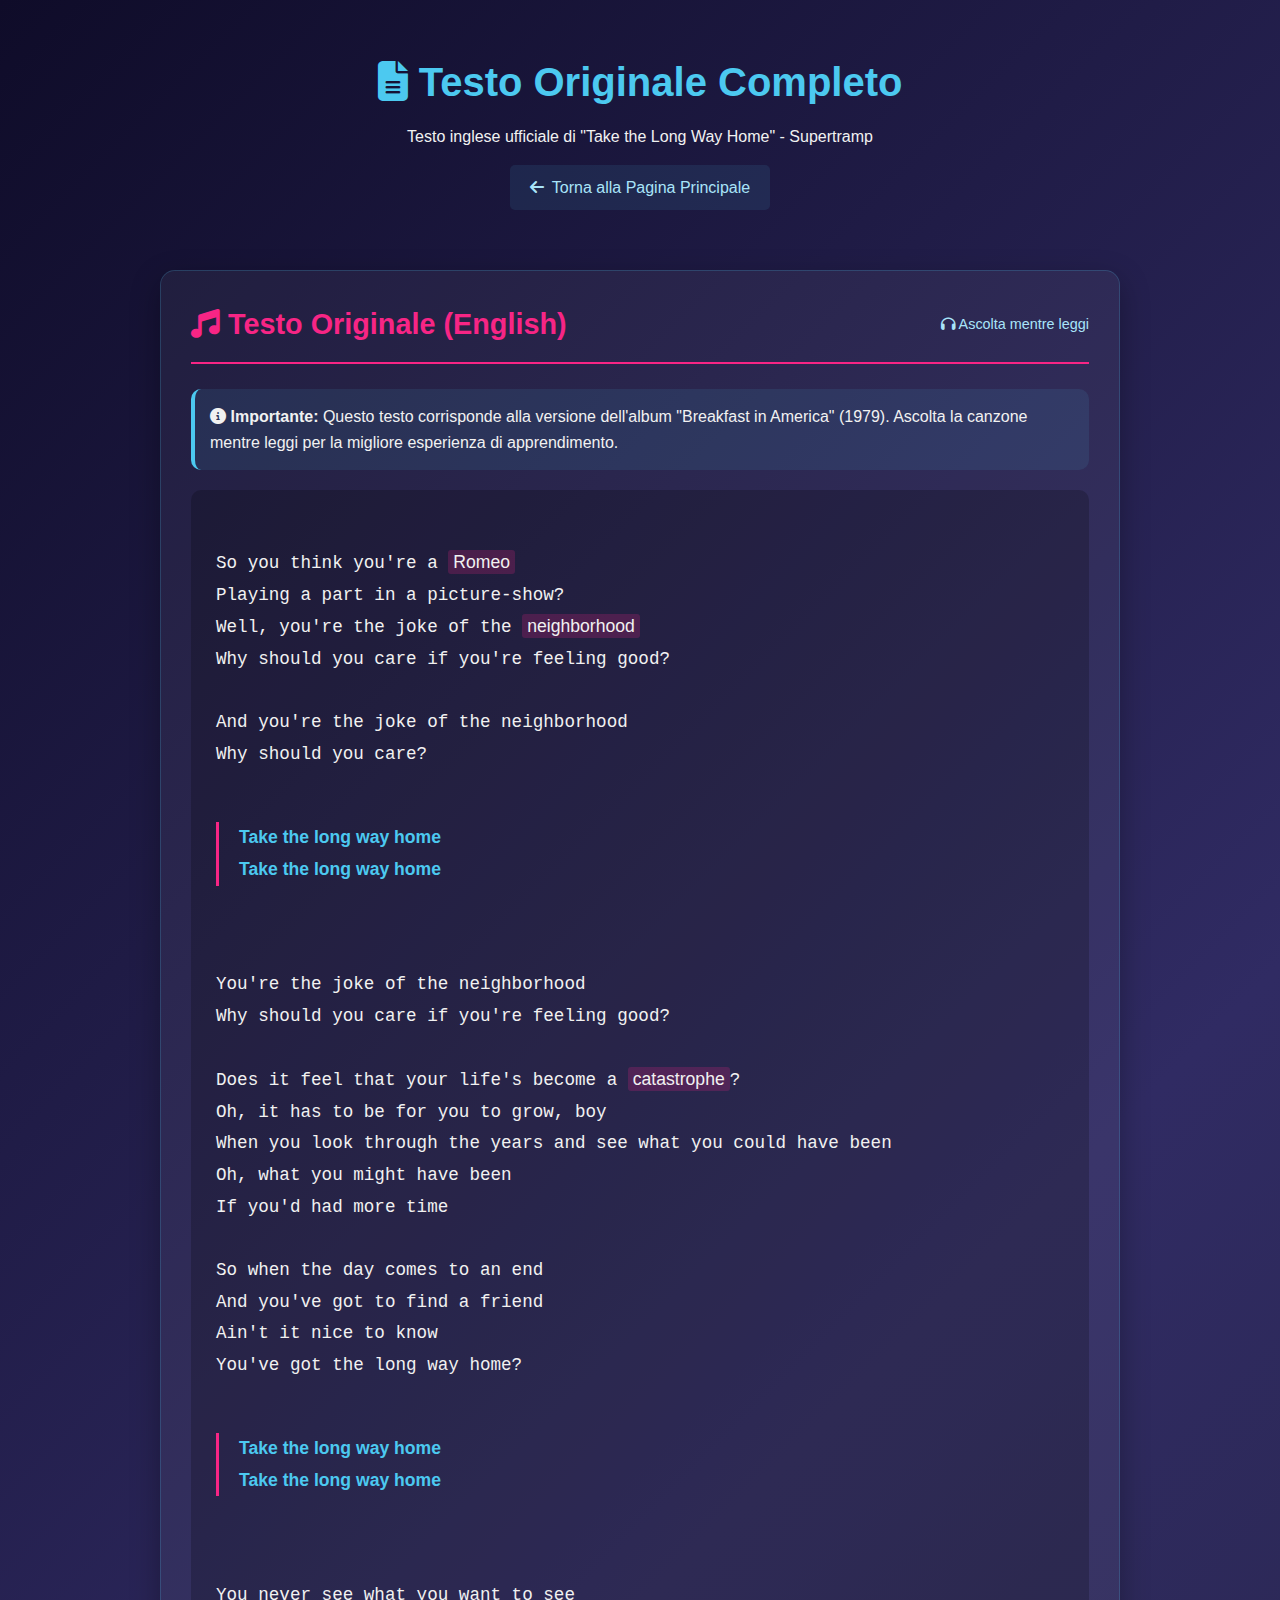
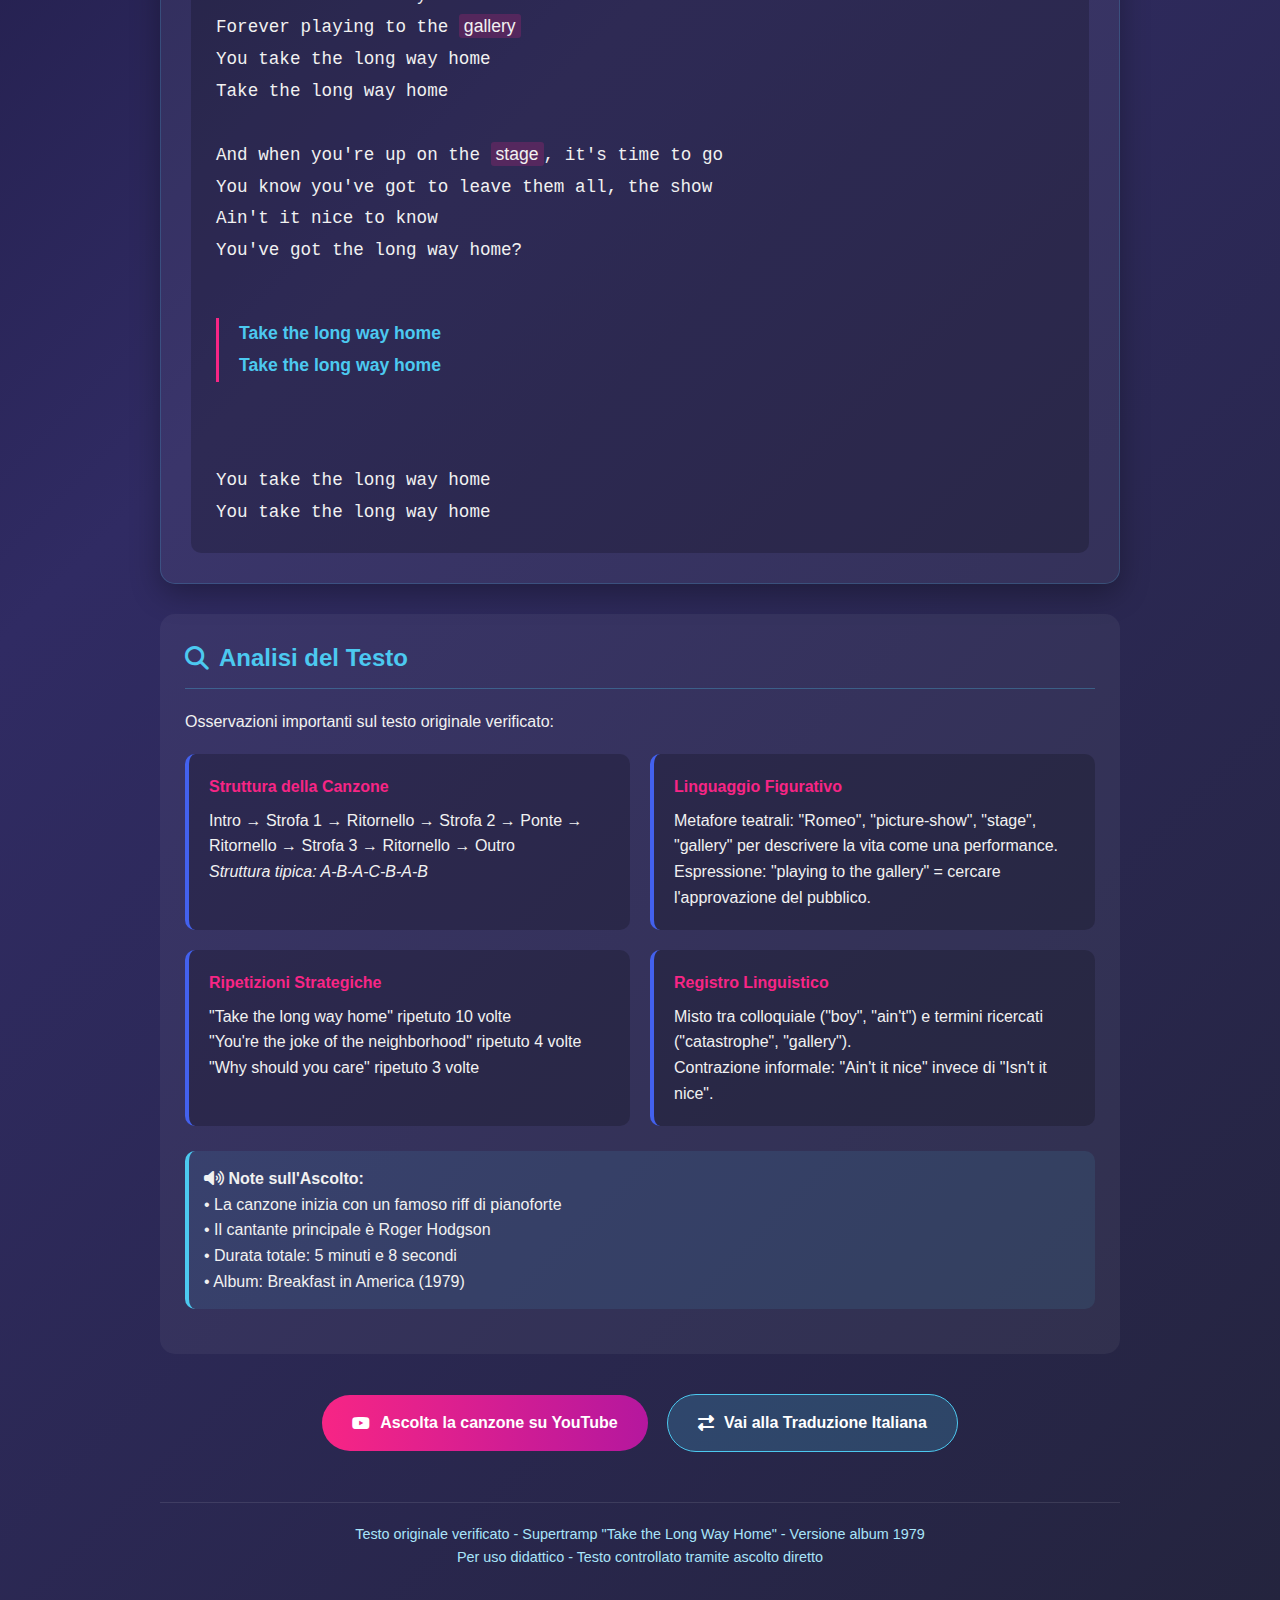
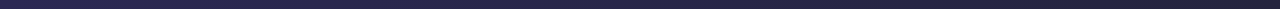
<file: testo_originale.html>
<!DOCTYPE html>
<html lang="it">
<head>
    <meta charset="UTF-8">
    <meta name="viewport" content="width=device-width, initial-scale=1.0">
    <title>Testo Originale - Take the Long Way Home</title>
    <link rel="stylesheet" href="https://cdnjs.cloudflare.com/ajax/libs/font-awesome/6.4.0/css/all.min.css">
    <style>
        * {
            margin: 0;
            padding: 0;
            box-sizing: border-box;
            font-family: 'Segoe UI', Tahoma, Geneva, Verdana, sans-serif;
        }
        
        body {
            background: linear-gradient(135deg, #0f0c29 0%, #302b63 50%, #24243e 100%);
            color: #f1f1f1;
            line-height: 1.6;
            min-height: 100vh;
        }
        
        .container {
            max-width: 1000px;
            margin: 0 auto;
            padding: 20px;
        }
        
        header {
            text-align: center;
            padding: 30px 0;
            margin-bottom: 30px;
        }
        
        h1 {
            color: #4cc9f0;
            font-size: 2.5rem;
            margin-bottom: 10px;
        }
        
        .back-btn {
            display: inline-flex;
            align-items: center;
            gap: 8px;
            color: #a9e4f9;
            text-decoration: none;
            padding: 10px 20px;
            border-radius: 5px;
            background: rgba(76, 201, 240, 0.1);
            margin-top: 15px;
            transition: all 0.3s;
        }
        
        .back-btn:hover {
            background: rgba(76, 201, 240, 0.2);
        }
        
        .lyrics-container {
            background: rgba(255, 255, 255, 0.05);
            border-radius: 15px;
            padding: 30px;
            margin-bottom: 30px;
            border: 1px solid rgba(76, 201, 240, 0.2);
            box-shadow: 0 10px 30px rgba(0, 0, 0, 0.3);
        }
        
        .lyrics-header {
            display: flex;
            justify-content: space-between;
            align-items: center;
            margin-bottom: 25px;
            padding-bottom: 15px;
            border-bottom: 2px solid #f72585;
        }
        
        .lyrics-title {
            color: #f72585;
            font-size: 1.8rem;
        }
        
        .lyrics-content {
            font-family: 'Courier New', monospace;
            font-size: 1.1rem;
            line-height: 1.8;
            white-space: pre-line;
            background: rgba(0, 0, 0, 0.2);
            padding: 25px;
            border-radius: 10px;
            overflow-x: auto;
        }
        
        .chorus {
            color: #4cc9f0;
            font-weight: bold;
            margin: 20px 0;
            padding-left: 20px;
            border-left: 3px solid #f72585;
        }
        
        .verse {
            margin: 15px 0;
            padding-left: 10px;
        }
        
        .grammar-highlight {
            background-color: rgba(247, 37, 133, 0.2);
            border-radius: 3px;
            padding: 2px 5px;
            cursor: pointer;
            position: relative;
        }
        
        .grammar-highlight:hover::after {
            content: attr(data-tooltip);
            position: absolute;
            bottom: 100%;
            left: 50%;
            transform: translateX(-50%);
            background: rgba(0, 0, 0, 0.9);
            color: white;
            padding: 8px 12px;
            border-radius: 5px;
            font-size: 0.9rem;
            white-space: nowrap;
            z-index: 10;
        }
        
        .analysis-section {
            background: rgba(255, 255, 255, 0.05);
            border-radius: 15px;
            padding: 25px;
            margin-top: 30px;
        }
        
        .section-title {
            color: #4cc9f0;
            border-bottom: 1px solid rgba(76, 201, 240, 0.3);
            padding-bottom: 10px;
            margin-bottom: 20px;
            display: flex;
            align-items: center;
            gap: 10px;
        }
        
        .analysis-grid {
            display: grid;
            grid-template-columns: repeat(auto-fill, minmax(300px, 1fr));
            gap: 20px;
            margin-top: 20px;
        }
        
        .analysis-card {
            background: rgba(0, 0, 0, 0.2);
            padding: 20px;
            border-radius: 10px;
            border-left: 4px solid #4361ee;
        }
        
        .card-label {
            color: #f72585;
            font-weight: bold;
            margin-bottom: 8px;
            display: block;
        }
        
        footer {
            text-align: center;
            margin-top: 50px;
            padding: 20px;
            border-top: 1px solid rgba(255, 255, 255, 0.1);
            color: #a9e4f9;
            font-size: 0.9rem;
        }
        
        .audio-note {
            background: rgba(76, 201, 240, 0.1);
            padding: 15px;
            border-radius: 10px;
            margin: 20px 0;
            border-left: 4px solid #4cc9f0;
        }
        
        @media (max-width: 768px) {
            .lyrics-header {
                flex-direction: column;
                align-items: flex-start;
                gap: 15px;
            }
            
            .analysis-grid {
                grid-template-columns: 1fr;
            }
        }
    </style>
</head>
<body>
    <div class="container">
        <header>
            <h1><i class="fas fa-file-alt"></i> Testo Originale Completo</h1>
            <p>Testo inglese ufficiale di "Take the Long Way Home" - Supertramp</p>
            <a href="index.html" class="back-btn">
                <i class="fas fa-arrow-left"></i> Torna alla Pagina Principale
            </a>
        </header>
        
        <div class="lyrics-container">
            <div class="lyrics-header">
                <h2 class="lyrics-title"><i class="fas fa-music"></i> Testo Originale (English)</h2>
                <div style="color: #a9e4f9; font-size: 0.9rem;">
                    <i class="fas fa-headphones"></i> Ascolta mentre leggi
                </div>
            </div>
            
            <div class="audio-note">
                <p><i class="fas fa-info-circle"></i> <strong>Importante:</strong> Questo testo corrisponde alla versione dell'album "Breakfast in America" (1979). Ascolta la canzone mentre leggi per la migliore esperienza di apprendimento.</p>
            </div>
            
            <div class="lyrics-content">
So you think you're a <span class="grammar-highlight" data-tooltip="Metafora: riferimento a Romeo di Shakespeare">Romeo</span>
Playing a part in a picture-show?
Well, you're the joke of the <span class="grammar-highlight" data-tooltip="Quartiere, vicinato">neighborhood</span>
Why should you care if you're feeling good?

And you're the joke of the neighborhood
Why should you care?

<div class="chorus">Take the long way home
Take the long way home</div>

You're the joke of the neighborhood
Why should you care if you're feeling good?

Does it feel that your life's become a <span class="grammar-highlight" data-tooltip="Catastrofe, disastro">catastrophe</span>?
Oh, it has to be for you to grow, boy
When you look through the years and see what you could have been
Oh, what you might have been
If you'd had more time

So when the day comes to an end
And you've got to find a friend
Ain't it nice to know
You've got the long way home?

<div class="chorus">Take the long way home
Take the long way home</div>

You never see what you want to see
Forever playing to the <span class="grammar-highlight" data-tooltip="Galleria, pubblico">gallery</span>
You take the long way home
Take the long way home

And when you're up on the <span class="grammar-highlight" data-tooltip="Palcoscenico">stage</span>, it's time to go
You know you've got to leave them all, the show
Ain't it nice to know
You've got the long way home?

<div class="chorus">Take the long way home
Take the long way home</div>

You take the long way home
You take the long way home
            </div>
        </div>
        
        <div class="analysis-section">
            <h2 class="section-title"><i class="fas fa-search"></i> Analisi del Testo</h2>
            <p>Osservazioni importanti sul testo originale verificato:</p>
            
            <div class="analysis-grid">
                <div class="analysis-card">
                    <span class="card-label">Struttura della Canzone</span>
                    <p>Intro → Strofa 1 → Ritornello → Strofa 2 → Ponte → Ritornello → Strofa 3 → Ritornello → Outro</p>
                    <p><em>Struttura tipica: A-B-A-C-B-A-B</em></p>
                </div>
                
                <div class="analysis-card">
                    <span class="card-label">Linguaggio Figurativo</span>
                    <p>Metafore teatrali: "Romeo", "picture-show", "stage", "gallery" per descrivere la vita come una performance.</p>
                    <p>Espressione: "playing to the gallery" = cercare l'approvazione del pubblico.</p>
                </div>
                
                <div class="analysis-card">
                    <span class="card-label">Ripetizioni Strategiche</span>
                    <p>"Take the long way home" ripetuto 10 volte</p>
                    <p>"You're the joke of the neighborhood" ripetuto 4 volte</p>
                    <p>"Why should you care" ripetuto 3 volte</p>
                </div>
                
                <div class="analysis-card">
                    <span class="card-label">Registro Linguistico</span>
                    <p>Misto tra colloquiale ("boy", "ain't") e termini ricercati ("catastrophe", "gallery").</p>
                    <p>Contrazione informale: "Ain't it nice" invece di "Isn't it nice".</p>
                </div>
            </div>
            
            <div class="audio-note" style="margin-top: 25px;">
                <h4><i class="fas fa-volume-up"></i> Note sull'Ascolto:</h4>
                <p>• La canzone inizia con un famoso riff di pianoforte</p>
                <p>• Il cantante principale è Roger Hodgson</p>
                <p>• Durata totale: 5 minuti e 8 secondi</p>
                <p>• Album: Breakfast in America (1979)</p>
            </div>
        </div>
        
        <div style="text-align: center; margin: 40px 0;">
            <a href="https://youtu.be/LPRrHyXchEY" target="_blank" style="display: inline-flex; align-items: center; gap: 10px; background: linear-gradient(to right, #f72585, #b5179e); color: white; padding: 15px 30px; border-radius: 50px; text-decoration: none; font-weight: bold; margin-right: 15px;">
                <i class="fab fa-youtube"></i> Ascolta la canzone su YouTube
            </a>
            <a href="traduzione_studio.html" style="display: inline-flex; align-items: center; gap: 10px; background: rgba(76, 201, 240, 0.2); color: white; padding: 15px 30px; border-radius: 50px; text-decoration: none; font-weight: bold; border: 1px solid #4cc9f0;">
                <i class="fas fa-exchange-alt"></i> Vai alla Traduzione Italiana
            </a>
        </div>
        
        <footer>
            <p>Testo originale verificato - Supertramp "Take the Long Way Home" - Versione album 1979</p>
            <p>Per uso didattico - Testo controllato tramite ascolto diretto</p>
        </footer>
    </div>
</body>
</html>
</file>
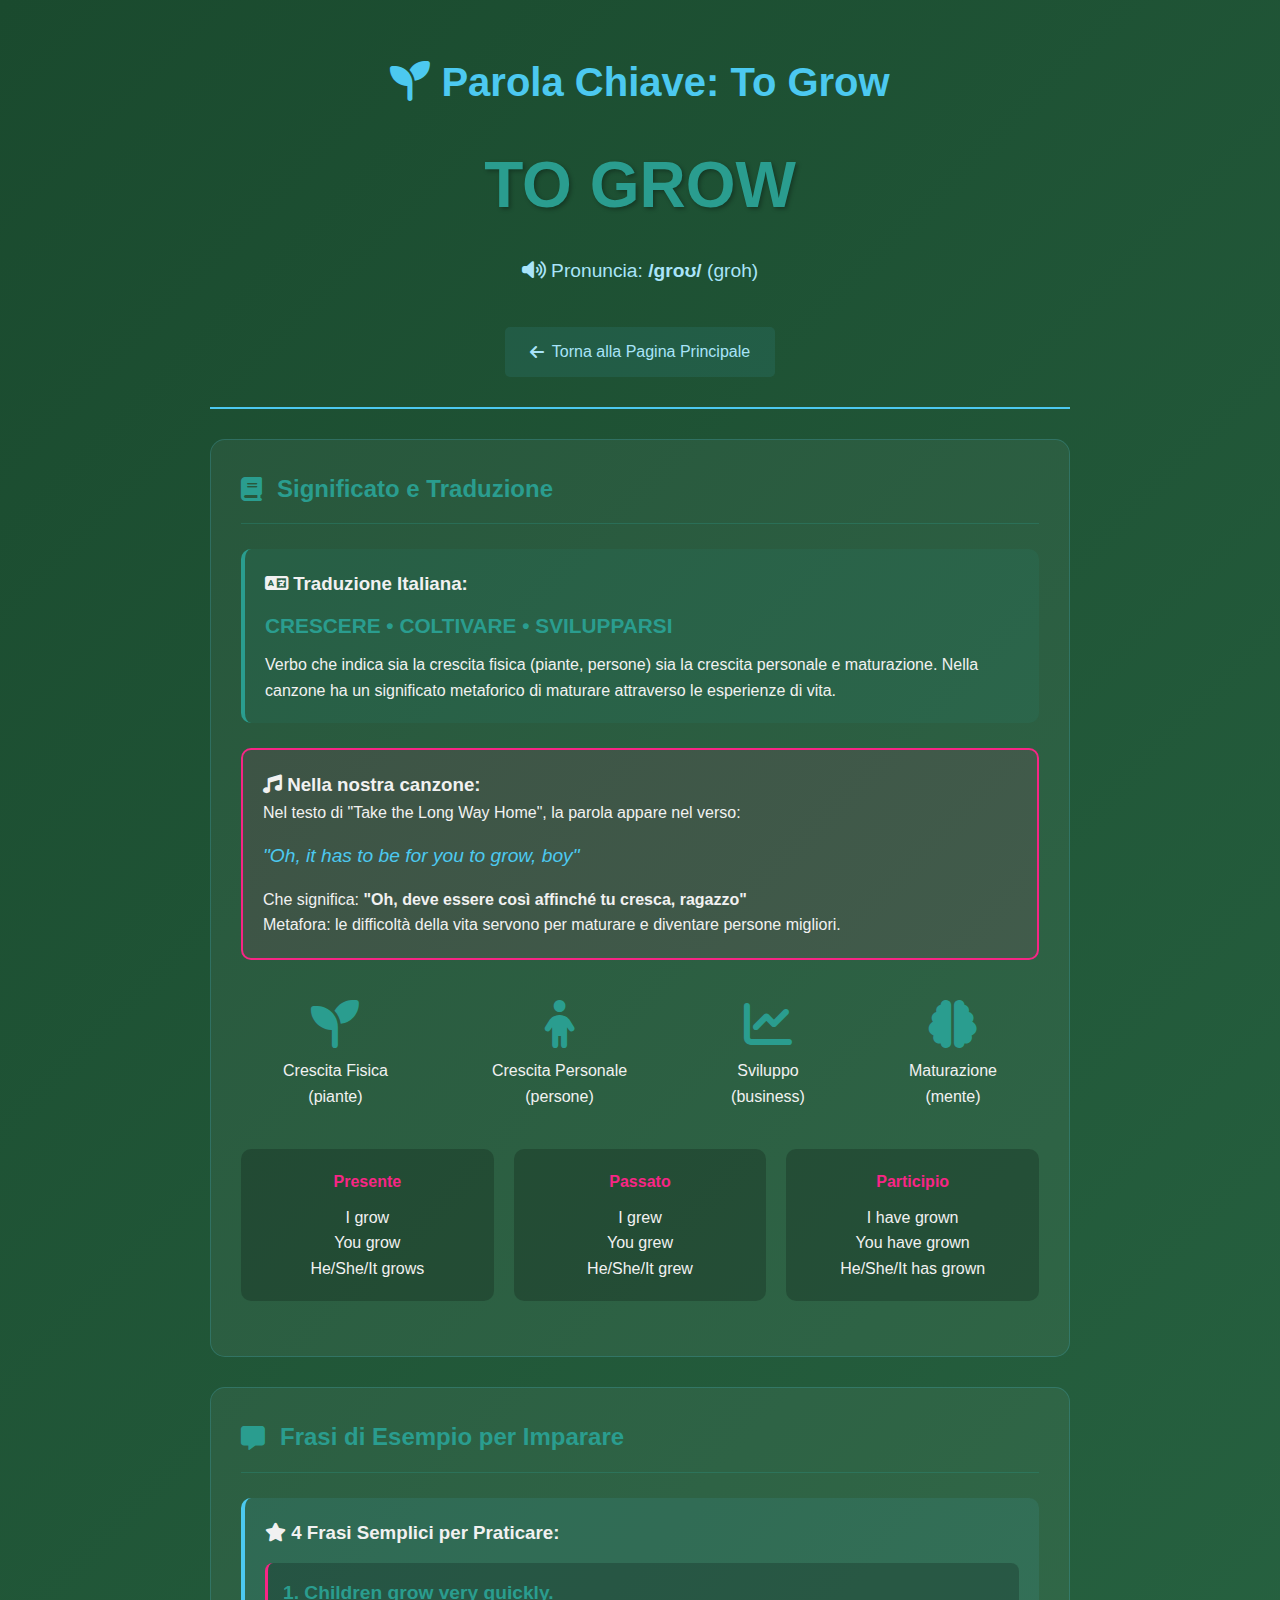
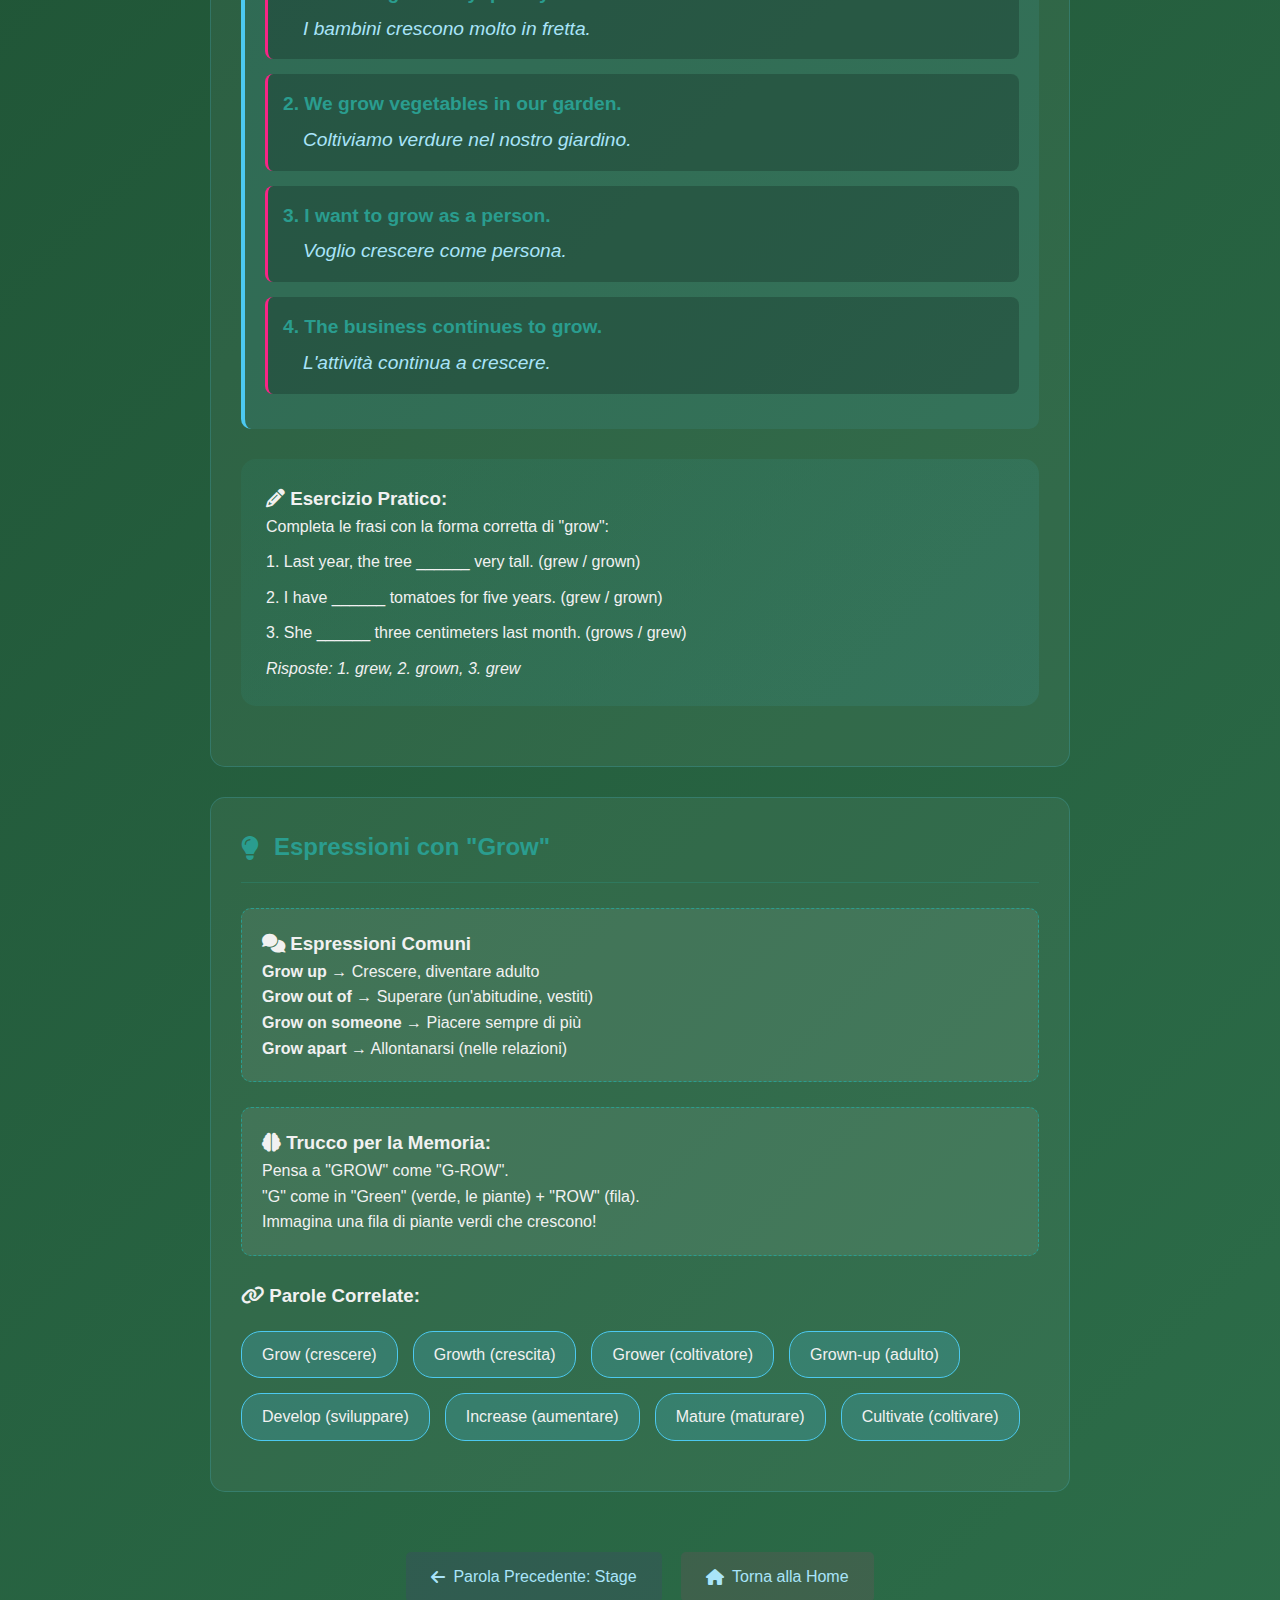
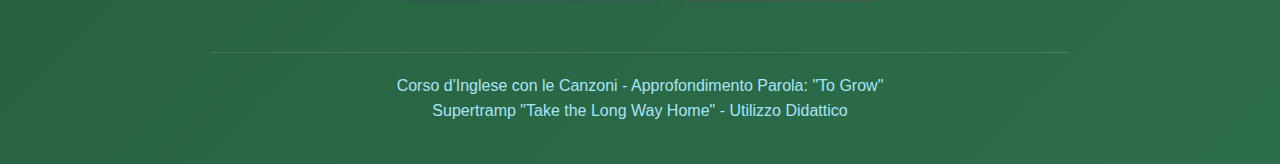
<file: togrow.html>
<!DOCTYPE html>
<html lang="it">
<head>
    <meta charset="UTF-8">
    <meta name="viewport" content="width=device-width, initial-scale=1.0">
    <title>To Grow - Impara l'Inglese con le Canzoni</title>
    <link rel="stylesheet" href="https://cdnjs.cloudflare.com/ajax/libs/font-awesome/6.4.0/css/all.min.css">
    <style>
        * {
            margin: 0;
            padding: 0;
            box-sizing: border-box;
            font-family: 'Segoe UI', Tahoma, Geneva, Verdana, sans-serif;
        }
        
        body {
            background: linear-gradient(135deg, #1a4a2e 0%, #2d6e4a 100%);
            color: #f1f1f1;
            line-height: 1.6;
            min-height: 100vh;
        }
        
        .container {
            max-width: 900px;
            margin: 0 auto;
            padding: 20px;
        }
        
        header {
            text-align: center;
            padding: 30px 0;
            margin-bottom: 30px;
            border-bottom: 2px solid #4cc9f0;
        }
        
        h1 {
            color: #4cc9f0;
            font-size: 2.5rem;
            margin-bottom: 10px;
        }
        
        .word-display {
            font-size: 4rem;
            color: #2a9d8f;
            font-weight: bold;
            margin: 20px 0;
            text-shadow: 2px 2px 4px rgba(0,0,0,0.3);
        }
        
        .pronunciation {
            color: #a9e4f9;
            font-size: 1.2rem;
            margin-bottom: 20px;
        }
        
        .back-btn {
            display: inline-flex;
            align-items: center;
            gap: 8px;
            color: #a9e4f9;
            text-decoration: none;
            padding: 12px 25px;
            border-radius: 5px;
            background: rgba(76, 201, 240, 0.1);
            margin-top: 20px;
            transition: all 0.3s;
        }
        
        .back-btn:hover {
            background: rgba(76, 201, 240, 0.2);
            transform: translateY(-2px);
        }
        
        .content-section {
            background: rgba(255, 255, 255, 0.05);
            border-radius: 15px;
            padding: 30px;
            margin: 30px 0;
            border: 1px solid rgba(76, 201, 240, 0.2);
        }
        
        .section-title {
            color: #2a9d8f;
            border-bottom: 1px solid rgba(42, 157, 143, 0.3);
            padding-bottom: 15px;
            margin-bottom: 25px;
            display: flex;
            align-items: center;
            gap: 15px;
        }
        
        .meaning-box {
            background: rgba(42, 157, 143, 0.1);
            padding: 20px;
            border-radius: 10px;
            margin: 20px 0;
            border-left: 4px solid #2a9d8f;
        }
        
        .example-box {
            background: rgba(76, 201, 240, 0.1);
            padding: 20px;
            border-radius: 10px;
            margin: 20px 0;
            border-left: 4px solid #4cc9f0;
        }
        
        .example-sentence {
            font-size: 1.2rem;
            margin: 15px 0;
            padding: 15px;
            background: rgba(0, 0, 0, 0.2);
            border-radius: 8px;
            border-left: 3px solid #f72585;
        }
        
        .english {
            color: #2a9d8f;
            font-weight: bold;
        }
        
        .italian {
            color: #a9e4f9;
            font-style: italic;
            margin-top: 5px;
            padding-left: 20px;
        }
        
        .song-example {
            background: rgba(247, 37, 133, 0.1);
            padding: 20px;
            border-radius: 10px;
            margin: 25px 0;
            border: 2px solid #f72585;
        }
        
        .tip-box {
            background: rgba(255, 255, 255, 0.08);
            padding: 20px;
            border-radius: 10px;
            margin: 25px 0;
            border: 1px dashed #2a9d8f;
        }
        
        .related-words {
            display: flex;
            flex-wrap: wrap;
            gap: 15px;
            margin: 20px 0;
        }
        
        .word-chip {
            background: rgba(76, 201, 240, 0.2);
            padding: 10px 20px;
            border-radius: 20px;
            border: 1px solid #4cc9f0;
        }
        
        footer {
            text-align: center;
            margin-top: 50px;
            padding: 20px;
            border-top: 1px solid rgba(255, 255, 255, 0.1);
            color: #a9e4f9;
        }
        
        .practice-box {
            background: linear-gradient(135deg, rgba(42, 157, 143, 0.1), rgba(76, 201, 240, 0.1));
            padding: 25px;
            border-radius: 15px;
            margin: 30px 0;
        }
        
        .verb-forms {
            display: grid;
            grid-template-columns: repeat(auto-fit, minmax(200px, 1fr));
            gap: 20px;
            margin: 25px 0;
        }
        
        .verb-form {
            padding: 20px;
            background: rgba(0, 0, 0, 0.2);
            border-radius: 10px;
            text-align: center;
        }
        
        .verb-form h4 {
            color: #f72585;
            margin-bottom: 10px;
        }
        
        .growth-icons {
            display: flex;
            justify-content: space-around;
            flex-wrap: wrap;
            margin: 25px 0;
            gap: 20px;
        }
        
        .growth-icon {
            text-align: center;
            padding: 15px;
        }
        
        .growth-icon i {
            font-size: 3rem;
            color: #2a9d8f;
            margin-bottom: 10px;
        }
        
        @media (max-width: 768px) {
            .word-display {
                font-size: 3rem;
            }
            
            .verb-forms {
                grid-template-columns: 1fr;
            }
        }
    </style>
</head>
<body>
    <div class="container">
        <header>
            <h1><i class="fas fa-seedling"></i> Parola Chiave: To Grow</h1>
            <div class="word-display">TO GROW</div>
            <div class="pronunciation"><i class="fas fa-volume-up"></i> Pronuncia: <strong>/ɡroʊ/</strong> (groh)</div>
            <a href="index.html" class="back-btn">
                <i class="fas fa-arrow-left"></i> Torna alla Pagina Principale
            </a>
        </header>
        
        <div class="content-section">
            <h2 class="section-title"><i class="fas fa-book"></i> Significato e Traduzione</h2>
            
            <div class="meaning-box">
                <h3><i class="fas fa-language"></i> Traduzione Italiana:</h3>
                <p style="font-size: 1.3rem; color: #2a9d8f; margin: 10px 0;"><strong>CRESCERE • COLTIVARE • SVILUPPARSI</strong></p>
                <p>Verbo che indica sia la crescita fisica (piante, persone) sia la crescita personale e maturazione. Nella canzone ha un significato metaforico di maturare attraverso le esperienze di vita.</p>
            </div>
            
            <div class="song-example">
                <h3><i class="fas fa-music"></i> Nella nostra canzone:</h3>
                <p>Nel testo di "Take the Long Way Home", la parola appare nel verso:</p>
                <p style="font-size: 1.2rem; color: #4cc9f0; margin: 15px 0; font-style: italic;">
                    "Oh, it has to be for you to grow, boy"
                </p>
                <p>Che significa: <strong>"Oh, deve essere così affinché tu cresca, ragazzo"</strong></p>
                <p>Metafora: le difficoltà della vita servono per maturare e diventare persone migliori.</p>
            </div>
            
            <div class="growth-icons">
                <div class="growth-icon">
                    <i class="fas fa-seedling"></i>
                    <p>Crescita Fisica<br>(piante)</p>
                </div>
                <div class="growth-icon">
                    <i class="fas fa-child"></i>
                    <p>Crescita Personale<br>(persone)</p>
                </div>
                <div class="growth-icon">
                    <i class="fas fa-chart-line"></i>
                    <p>Sviluppo<br>(business)</p>
                </div>
                <div class="growth-icon">
                    <i class="fas fa-brain"></i>
                    <p>Maturazione<br>(mente)</p>
                </div>
            </div>
            
            <div class="verb-forms">
                <div class="verb-form">
                    <h4>Presente</h4>
                    <p>I grow</p>
                    <p>You grow</p>
                    <p>He/She/It grows</p>
                </div>
                
                <div class="verb-form">
                    <h4>Passato</h4>
                    <p>I grew</p>
                    <p>You grew</p>
                    <p>He/She/It grew</p>
                </div>
                
                <div class="verb-form">
                    <h4>Participio</h4>
                    <p>I have grown</p>
                    <p>You have grown</p>
                    <p>He/She/It has grown</p>
                </div>
            </div>
        </div>
        
        <div class="content-section">
            <h2 class="section-title"><i class="fas fa-comment-alt"></i> Frasi di Esempio per Imparare</h2>
            
            <div class="example-box">
                <h3><i class="fas fa-star"></i> 4 Frasi Semplici per Praticare:</h3>
                
                <div class="example-sentence">
                    <div class="english">1. Children grow very quickly.</div>
                    <div class="italian">I bambini crescono molto in fretta.</div>
                </div>
                
                <div class="example-sentence">
                    <div class="english">2. We grow vegetables in our garden.</div>
                    <div class="italian">Coltiviamo verdure nel nostro giardino.</div>
                </div>
                
                <div class="example-sentence">
                    <div class="english">3. I want to grow as a person.</div>
                    <div class="italian">Voglio crescere come persona.</div>
                </div>
                
                <div class="example-sentence">
                    <div class="english">4. The business continues to grow.</div>
                    <div class="italian">L'attività continua a crescere.</div>
                </div>
            </div>
            
            <div class="practice-box">
                <h3><i class="fas fa-pencil-alt"></i> Esercizio Pratico:</h3>
                <p>Completa le frasi con la forma corretta di "grow":</p>
                <p style="margin: 10px 0;">1. Last year, the tree ______ very tall. (grew / grown)</p>
                <p style="margin: 10px 0;">2. I have ______ tomatoes for five years. (grew / grown)</p>
                <p style="margin: 10px 0;">3. She ______ three centimeters last month. (grows / grew)</p>
                <p><em>Risposte: 1. grew, 2. grown, 3. grew</em></p>
            </div>
        </div>
        
        <div class="content-section">
            <h2 class="section-title"><i class="fas fa-lightbulb"></i> Espressioni con "Grow"</h2>
            
            <div class="tip-box">
                <h3><i class="fas fa-comments"></i> Espressioni Comuni</h3>
                <p><strong>Grow up</strong> → Crescere, diventare adulto</p>
                <p><strong>Grow out of</strong> → Superare (un'abitudine, vestiti)</p>
                <p><strong>Grow on someone</strong> → Piacere sempre di più</p>
                <p><strong>Grow apart</strong> → Allontanarsi (nelle relazioni)</p>
            </div>
            
            <div class="tip-box">
                <h3><i class="fas fa-brain"></i> Trucco per la Memoria:</h3>
                <p>Pensa a "GROW" come "G-ROW".</p>
                <p>"G" come in "Green" (verde, le piante) + "ROW" (fila).</p>
                <p>Immagina una fila di piante verdi che crescono!</p>
            </div>
            
            <h3><i class="fas fa-link"></i> Parole Correlate:</h3>
            <div class="related-words">
                <div class="word-chip">Grow (crescere)</div>
                <div class="word-chip">Growth (crescita)</div>
                <div class="word-chip">Grower (coltivatore)</div>
                <div class="word-chip">Grown-up (adulto)</div>
                <div class="word-chip">Develop (sviluppare)</div>
                <div class="word-chip">Increase (aumentare)</div>
                <div class="word-chip">Mature (maturare)</div>
                <div class="word-chip">Cultivate (coltivare)</div>
            </div>
        </div>
        
        <div style="text-align: center; margin: 40px 0;">
            <a href="stage.html" class="back-btn" style="margin-right: 15px; background: rgba(114, 9, 183, 0.1);">
                <i class="fas fa-arrow-left"></i> Parola Precedente: Stage
            </a>
            <a href="index.html" class="back-btn" style="background: rgba(247, 37, 133, 0.1);">
                <i class="fas fa-home"></i> Torna alla Home
            </a>
        </div>
        
        <footer>
            <p>Corso d'Inglese con le Canzoni - Approfondimento Parola: "To Grow"</p>
            <p>Supertramp "Take the Long Way Home" - Utilizzo Didattico</p>
            <p style="margin-top: 10px; font-size
</file>
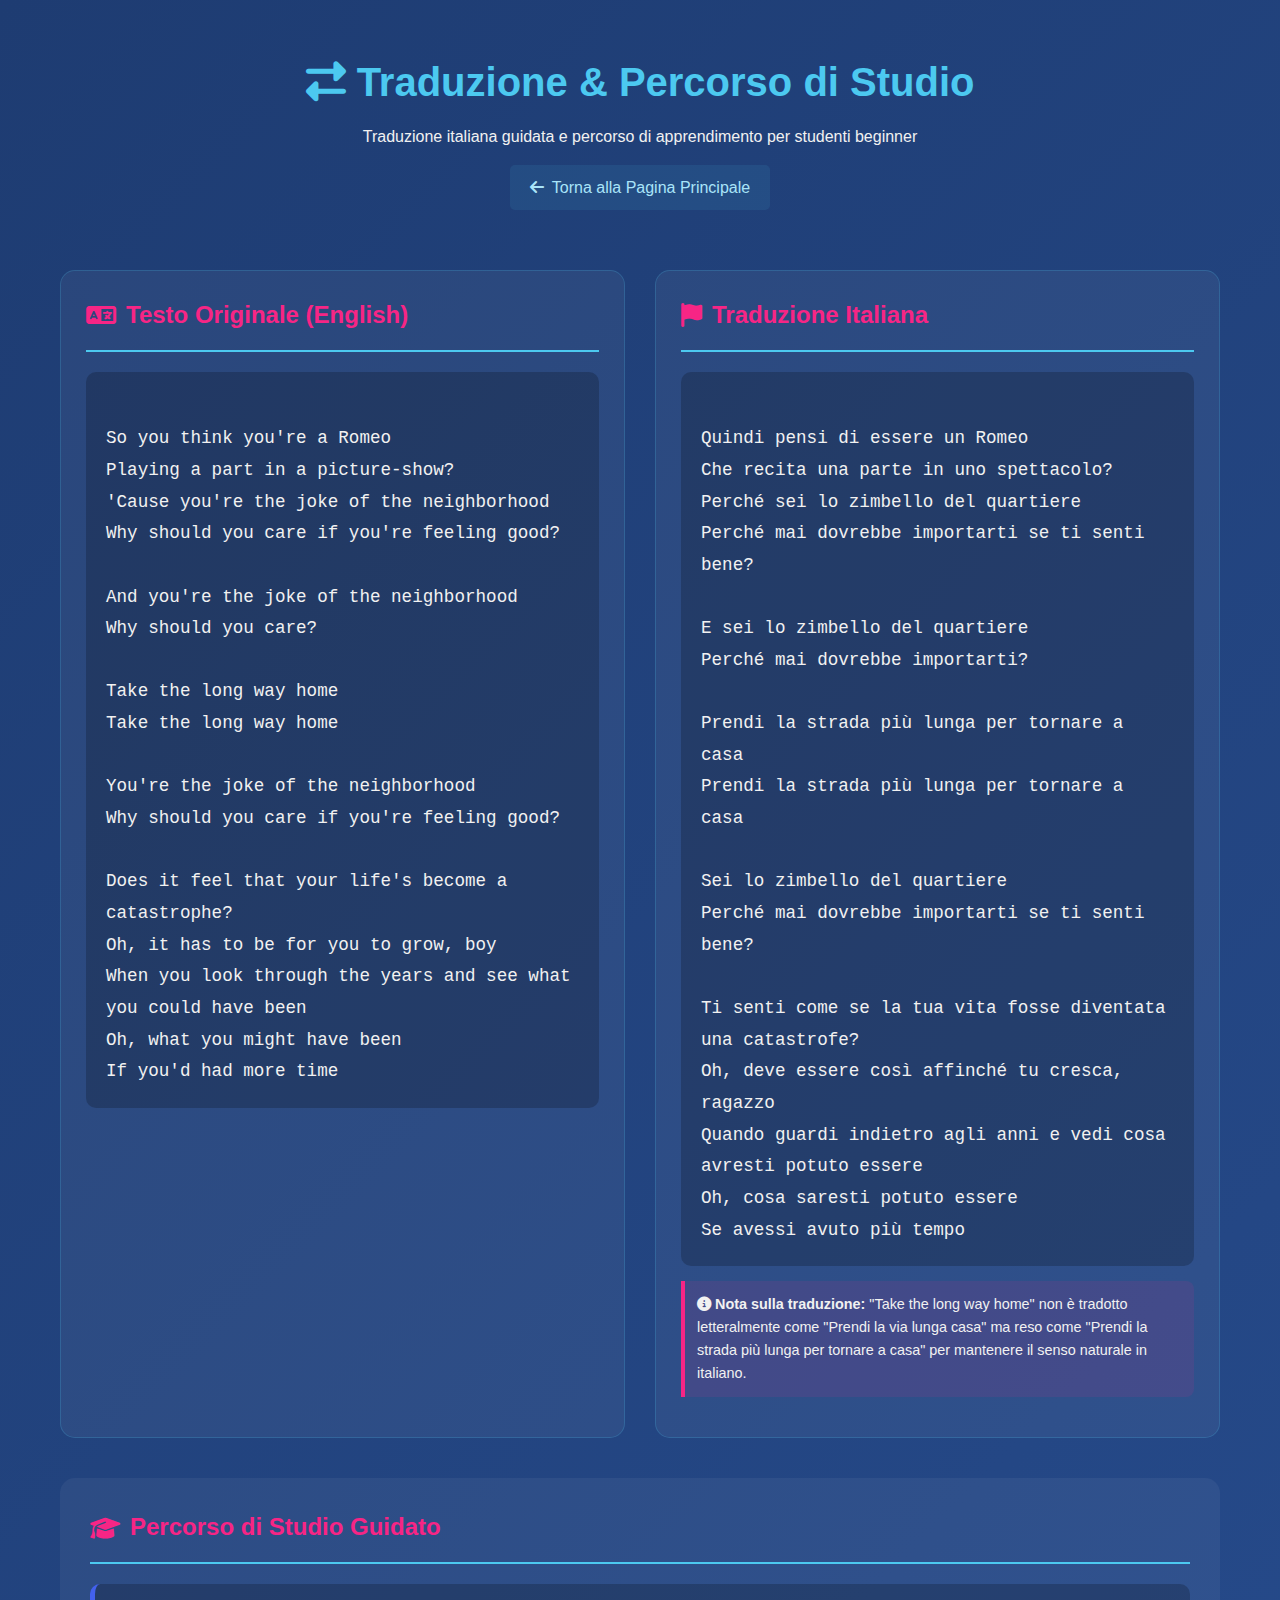
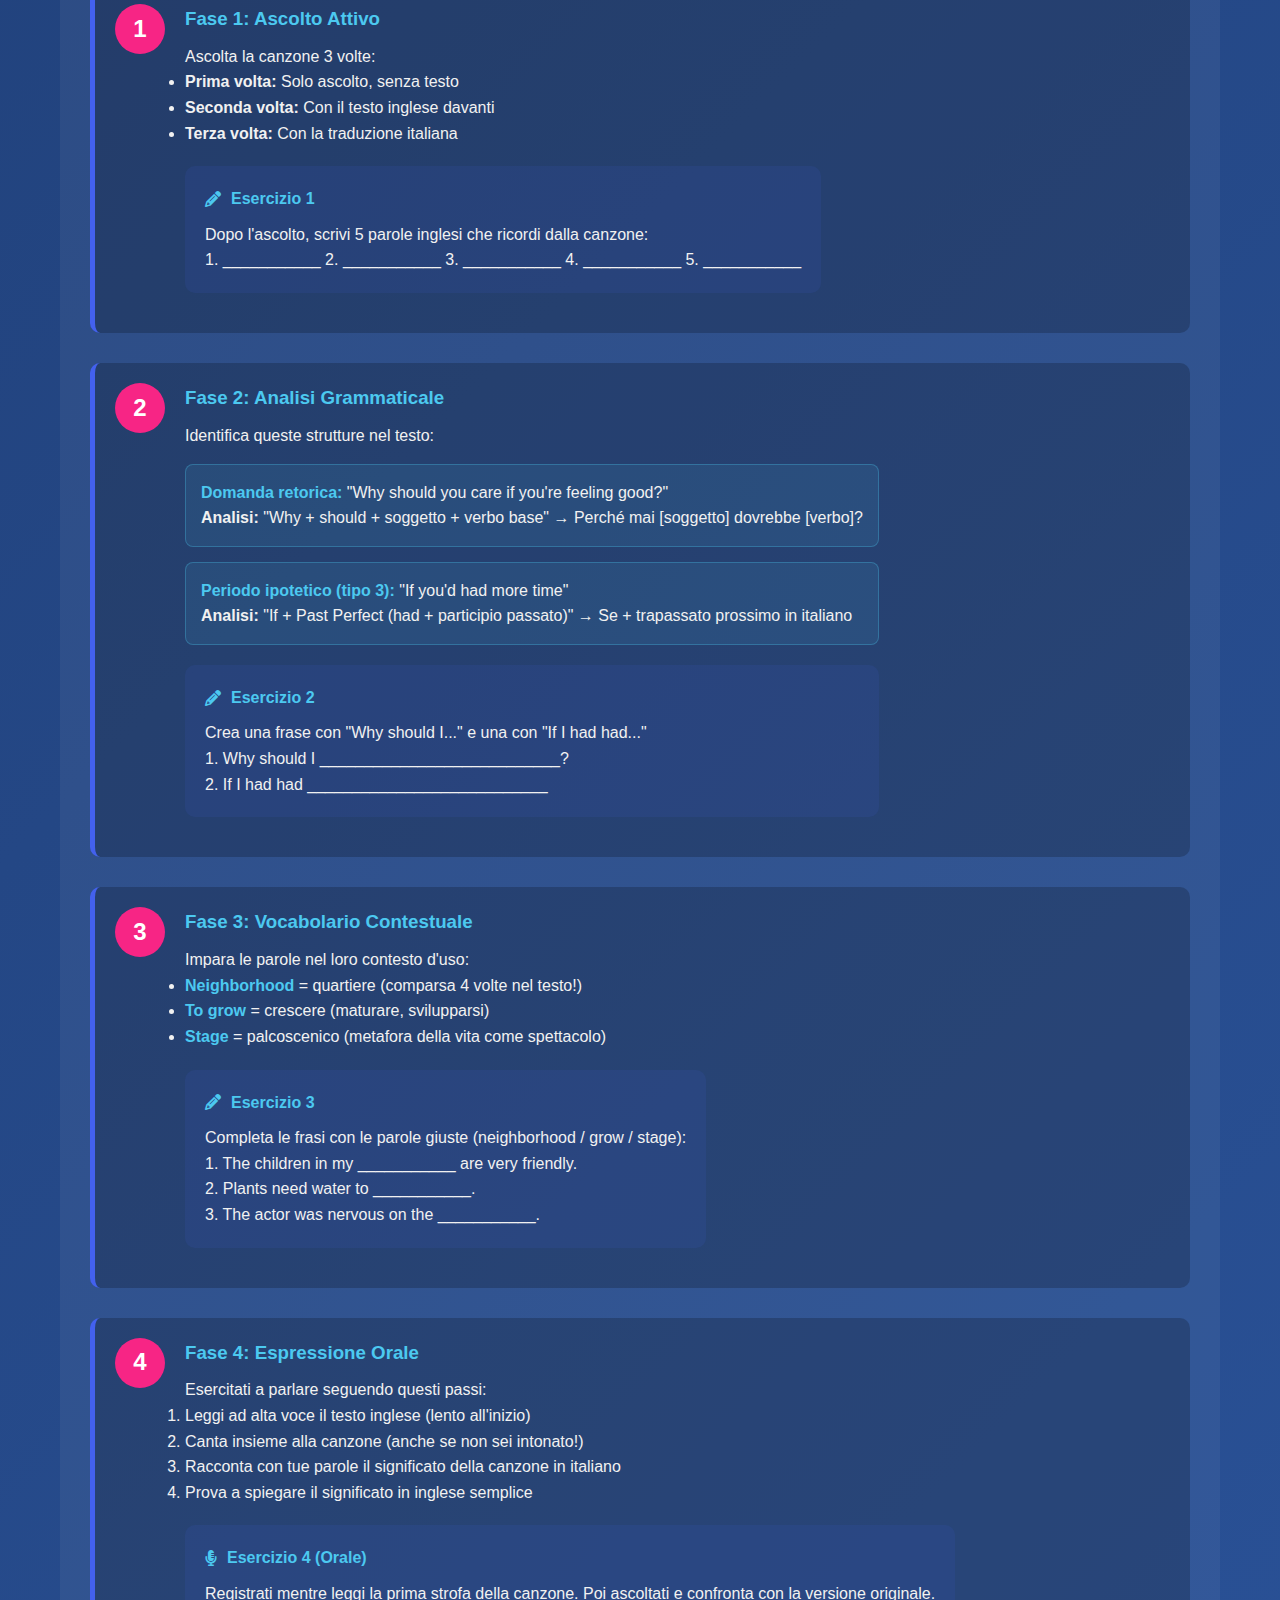
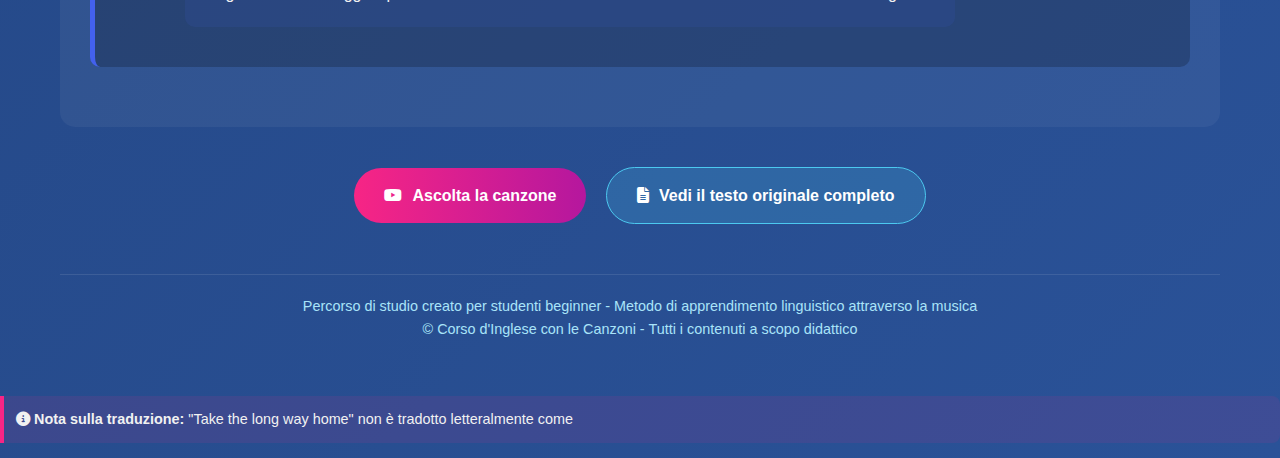
<file: traduzione_studio.html>
<!DOCTYPE html>
<html lang="it">
<head>
    <meta charset="UTF-8">
    <meta name="viewport" content="width=device-width, initial-scale=1.0">
    <title>Traduzione & Studio - Take the Long Way Home</title>
    <link rel="stylesheet" href="https://cdnjs.cloudflare.com/ajax/libs/font-awesome/6.4.0/css/all.min.css">
    <style>
        * {
            margin: 0;
            padding: 0;
            box-sizing: border-box;
            font-family: 'Segoe UI', Tahoma, Geneva, Verdana, sans-serif;
        }
        
        body {
            background: linear-gradient(135deg, #1e3c72 0%, #2a5298 100%);
            color: #f1f1f1;
            line-height: 1.6;
            min-height: 100vh;
        }
        
        .container {
            max-width: 1200px;
            margin: 0 auto;
            padding: 20px;
        }
        
        header {
            text-align: center;
            padding: 30px 0;
            margin-bottom: 30px;
        }
        
        h1 {
            color: #4cc9f0;
            font-size: 2.5rem;
            margin-bottom: 10px;
        }
        
        .back-btn {
            display: inline-flex;
            align-items: center;
            gap: 8px;
            color: #a9e4f9;
            text-decoration: none;
            padding: 10px 20px;
            border-radius: 5px;
            background: rgba(76, 201, 240, 0.1);
            margin-top: 15px;
            transition: all 0.3s;
        }
        
        .back-btn:hover {
            background: rgba(76, 201, 240, 0.2);
        }
        
        .comparison-section {
            display: grid;
            grid-template-columns: 1fr 1fr;
            gap: 30px;
            margin-bottom: 40px;
        }
        
        @media (max-width: 900px) {
            .comparison-section {
                grid-template-columns: 1fr;
            }
        }
        
        .column {
            background: rgba(255, 255, 255, 0.05);
            border-radius: 15px;
            padding: 25px;
            border: 1px solid rgba(76, 201, 240, 0.2);
        }
        
        .column-title {
            color: #f72585;
            border-bottom: 2px solid #4cc9f0;
            padding-bottom: 15px;
            margin-bottom: 20px;
            display: flex;
            align-items: center;
            gap: 10px;
        }
        
        .lyrics-column {
            font-family: 'Courier New', monospace;
            font-size: 1.1rem;
            line-height: 1.8;
            white-space: pre-line;
            background: rgba(0, 0, 0, 0.2);
            padding: 20px;
            border-radius: 10px;
            overflow-x: auto;
        }
        
        .translation-note {
            background: rgba(247, 37, 133, 0.1);
            border-left: 4px solid #f72585;
            padding: 12px;
            margin: 15px 0;
            border-radius: 0 8px 8px 0;
            font-size: 0.9rem;
        }
        
        .study-path {
            background: rgba(255, 255, 255, 0.05);
            border-radius: 15px;
            padding: 30px;
            margin: 40px 0;
        }
        
        .step {
            display: flex;
            margin-bottom: 30px;
            background: rgba(0, 0, 0, 0.2);
            border-radius: 10px;
            padding: 20px;
            border-left: 5px solid #4361ee;
        }
        
        .step-number {
            background: #f72585;
            color: white;
            width: 50px;
            height: 50px;
            border-radius: 50%;
            display: flex;
            align-items: center;
            justify-content: center;
            font-size: 1.5rem;
            font-weight: bold;
            margin-right: 20px;
            flex-shrink: 0;
        }
        
        .step-content h3 {
            color: #4cc9f0;
            margin-bottom: 10px;
        }
        
        .exercise-box {
            background: rgba(67, 97, 238, 0.1);
            border-radius: 10px;
            padding: 20px;
            margin: 20px 0;
        }
        
        .exercise-title {
            color: #4cc9f0;
            font-weight: bold;
            margin-bottom: 10px;
            display: flex;
            align-items: center;
            gap: 10px;
        }
        
        footer {
            text-align: center;
            margin-top: 50px;
            padding: 20px;
            border-top: 1px solid rgba(255, 255, 255, 0.1);
            color: #a9e4f9;
            font-size: 0.9rem;
        }
        
        .highlight-term {
            color: #4cc9f0;
            font-weight: bold;
        }
        
        .grammar-point {
            background: rgba(76, 201, 240, 0.1);
            padding: 15px;
            border-radius: 8px;
            margin: 15px 0;
            border: 1px solid rgba(76, 201, 240, 0.3);
        }
    </style>
</head>
<body>
    <div class="container">
        <header>
            <h1><i class="fas fa-exchange-alt"></i> Traduzione & Percorso di Studio</h1>
            <p>Traduzione italiana guidata e percorso di apprendimento per studenti beginner</p>
            <a href="index.html" class="back-btn">
                <i class="fas fa-arrow-left"></i> Torna alla Pagina Principale
            </a>
        </header>
        
        <div class="comparison-section">
            <div class="column">
                <h2 class="column-title"><i class="fas fa-language"></i> Testo Originale (English)</h2>
                <div class="lyrics-column">
So you think you're a Romeo
Playing a part in a picture-show?
'Cause you're the joke of the neighborhood
Why should you care if you're feeling good?

And you're the joke of the neighborhood
Why should you care?

Take the long way home
Take the long way home

You're the joke of the neighborhood
Why should you care if you're feeling good?

Does it feel that your life's become a catastrophe?
Oh, it has to be for you to grow, boy
When you look through the years and see what you could have been
Oh, what you might have been
If you'd had more time
                </div>
            </div>
            
            <div class="column">
                <h2 class="column-title"><i class="fas fa-flag"></i> Traduzione Italiana</h2>
                <div class="lyrics-column">
Quindi pensi di essere un Romeo
Che recita una parte in uno spettacolo?
Perché sei lo zimbello del quartiere
Perché mai dovrebbe importarti se ti senti bene?

E sei lo zimbello del quartiere
Perché mai dovrebbe importarti?

Prendi la strada più lunga per tornare a casa
Prendi la strada più lunga per tornare a casa

Sei lo zimbello del quartiere
Perché mai dovrebbe importarti se ti senti bene?

Ti senti come se la tua vita fosse diventata una catastrofe?
Oh, deve essere così affinché tu cresca, ragazzo
Quando guardi indietro agli anni e vedi cosa avresti potuto essere
Oh, cosa saresti potuto essere
Se avessi avuto più tempo
                </div>
                
                <div class="translation-note">
                    <i class="fas fa-info-circle"></i> <strong>Nota sulla traduzione:</strong> "Take the long way home" non è tradotto letteralmente come "Prendi la via lunga casa" ma reso come "Prendi la strada più lunga per tornare a casa" per mantenere il senso naturale in italiano.
                </div>
            </div>
        </div>
        
        <div class="study-path">
            <h2 class="column-title"><i class="fas fa-graduation-cap"></i> Percorso di Studio Guidato</h2>
            
            <div class="step">
                <div class="step-number">1</div>
                <div class="step-content">
                    <h3>Fase 1: Ascolto Attivo</h3>
                    <p>Ascolta la canzone 3 volte:</p>
                    <ul>
                        <li><strong>Prima volta:</strong> Solo ascolto, senza testo</li>
                        <li><strong>Seconda volta:</strong> Con il testo inglese davanti</li>
                        <li><strong>Terza volta:</strong> Con la traduzione italiana</li>
                    </ul>
                    <div class="exercise-box">
                        <div class="exercise-title"><i class="fas fa-pencil-alt"></i> Esercizio 1</div>
                        <p>Dopo l'ascolto, scrivi 5 parole inglesi che ricordi dalla canzone:</p>
                        <p>1. ___________ 2. ___________ 3. ___________ 4. ___________ 5. ___________</p>
                    </div>
                </div>
            </div>
            
            <div class="step">
                <div class="step-number">2</div>
                <div class="step-content">
                    <h3>Fase 2: Analisi Grammaticale</h3>
                    <p>Identifica queste strutture nel testo:</p>
                    
                    <div class="grammar-point">
                        <p><span class="highlight-term">Domanda retorica:</span> "Why should you care if you're feeling good?"</p>
                        <p><strong>Analisi:</strong> "Why + should + soggetto + verbo base" → Perché mai [soggetto] dovrebbe [verbo]?</p>
                    </div>
                    
                    <div class="grammar-point">
                        <p><span class="highlight-term">Periodo ipotetico (tipo 3):</span> "If you'd had more time"</p>
                        <p><strong>Analisi:</strong> "If + Past Perfect (had + participio passato)" → Se + trapassato prossimo in italiano</p>
                    </div>
                    
                    <div class="exercise-box">
                        <div class="exercise-title"><i class="fas fa-pencil-alt"></i> Esercizio 2</div>
                        <p>Crea una frase con "Why should I..." e una con "If I had had..."</p>
                        <p>1. Why should I ___________________________?</p>
                        <p>2. If I had had ___________________________</p>
                    </div>
                </div>
            </div>
            
            <div class="step">
                <div class="step-number">3</div>
                <div class="step-content">
                    <h3>Fase 3: Vocabolario Contestuale</h3>
                    <p>Impara le parole nel loro contesto d'uso:</p>
                    <ul>
                        <li><span class="highlight-term">Neighborhood</span> = quartiere (comparsa 4 volte nel testo!)</li>
                        <li><span class="highlight-term">To grow</span> = crescere (maturare, svilupparsi)</li>
                        <li><span class="highlight-term">Stage</span> = palcoscenico (metafora della vita come spettacolo)</li>
                    </ul>
                    
                    <div class="exercise-box">
                        <div class="exercise-title"><i class="fas fa-pencil-alt"></i> Esercizio 3</div>
                        <p>Completa le frasi con le parole giuste (neighborhood / grow / stage):</p>
                        <p>1. The children in my ___________ are very friendly.</p>
                        <p>2. Plants need water to ___________.</p>
                        <p>3. The actor was nervous on the ___________.</p>
                    </div>
                </div>
            </div>
            
            <div class="step">
                <div class="step-number">4</div>
                <div class="step-content">
                    <h3>Fase 4: Espressione Orale</h3>
                    <p>Esercitati a parlare seguendo questi passi:</p>
                    <ol>
                        <li>Leggi ad alta voce il testo inglese (lento all'inizio)</li>
                        <li>Canta insieme alla canzone (anche se non sei intonato!)</li>
                        <li>Racconta con tue parole il significato della canzone in italiano</li>
                        <li>Prova a spiegare il significato in inglese semplice</li>
                    </ol>
                    
                    <div class="exercise-box">
                        <div class="exercise-title"><i class="fas fa-microphone-alt"></i> Esercizio 4 (Orale)</div>
                        <p>Registrati mentre leggi la prima strofa della canzone. Poi ascoltati e confronta con la versione originale.</p>
                    </div>
                </div>
            </div>
        </div>
        
        <div style="text-align: center; margin: 40px 0;">
            <a href="https://youtu.be/LPRrHyXchEY" target="_blank" style="display: inline-flex; align-items: center; gap: 10px; background: linear-gradient(to right, #f72585, #b5179e); color: white; padding: 15px 30px; border-radius: 50px; text-decoration: none; font-weight: bold; margin-right: 15px;">
                <i class="fab fa-youtube"></i> Ascolta la canzone
            </a>
            <a href="testo_originale.html" style="display: inline-flex; align-items: center; gap: 10px; background: rgba(76, 201, 240, 0.2); color: white; padding: 15px 30px; border-radius: 50px; text-decoration: none; font-weight: bold; border: 1px solid #4cc9f0;">
                <i class="fas fa-file-alt"></i> Vedi il testo originale completo
            </a>
        </div>
        
        <footer>
            <p>Percorso di studio creato per studenti beginner - Metodo di apprendimento linguistico attraverso la musica</p>
            <p>© Corso d'Inglese con le Canzoni - Tutti i contenuti a scopo didattico</p>
        </footer>
    </div>
</body>
</html>
                
                <div class="translation-note">
                    <i class="fas fa-info-circle"></i> <strong>Nota sulla traduzione:</strong> "Take the long way home" non è tradotto letteralmente come
</file>
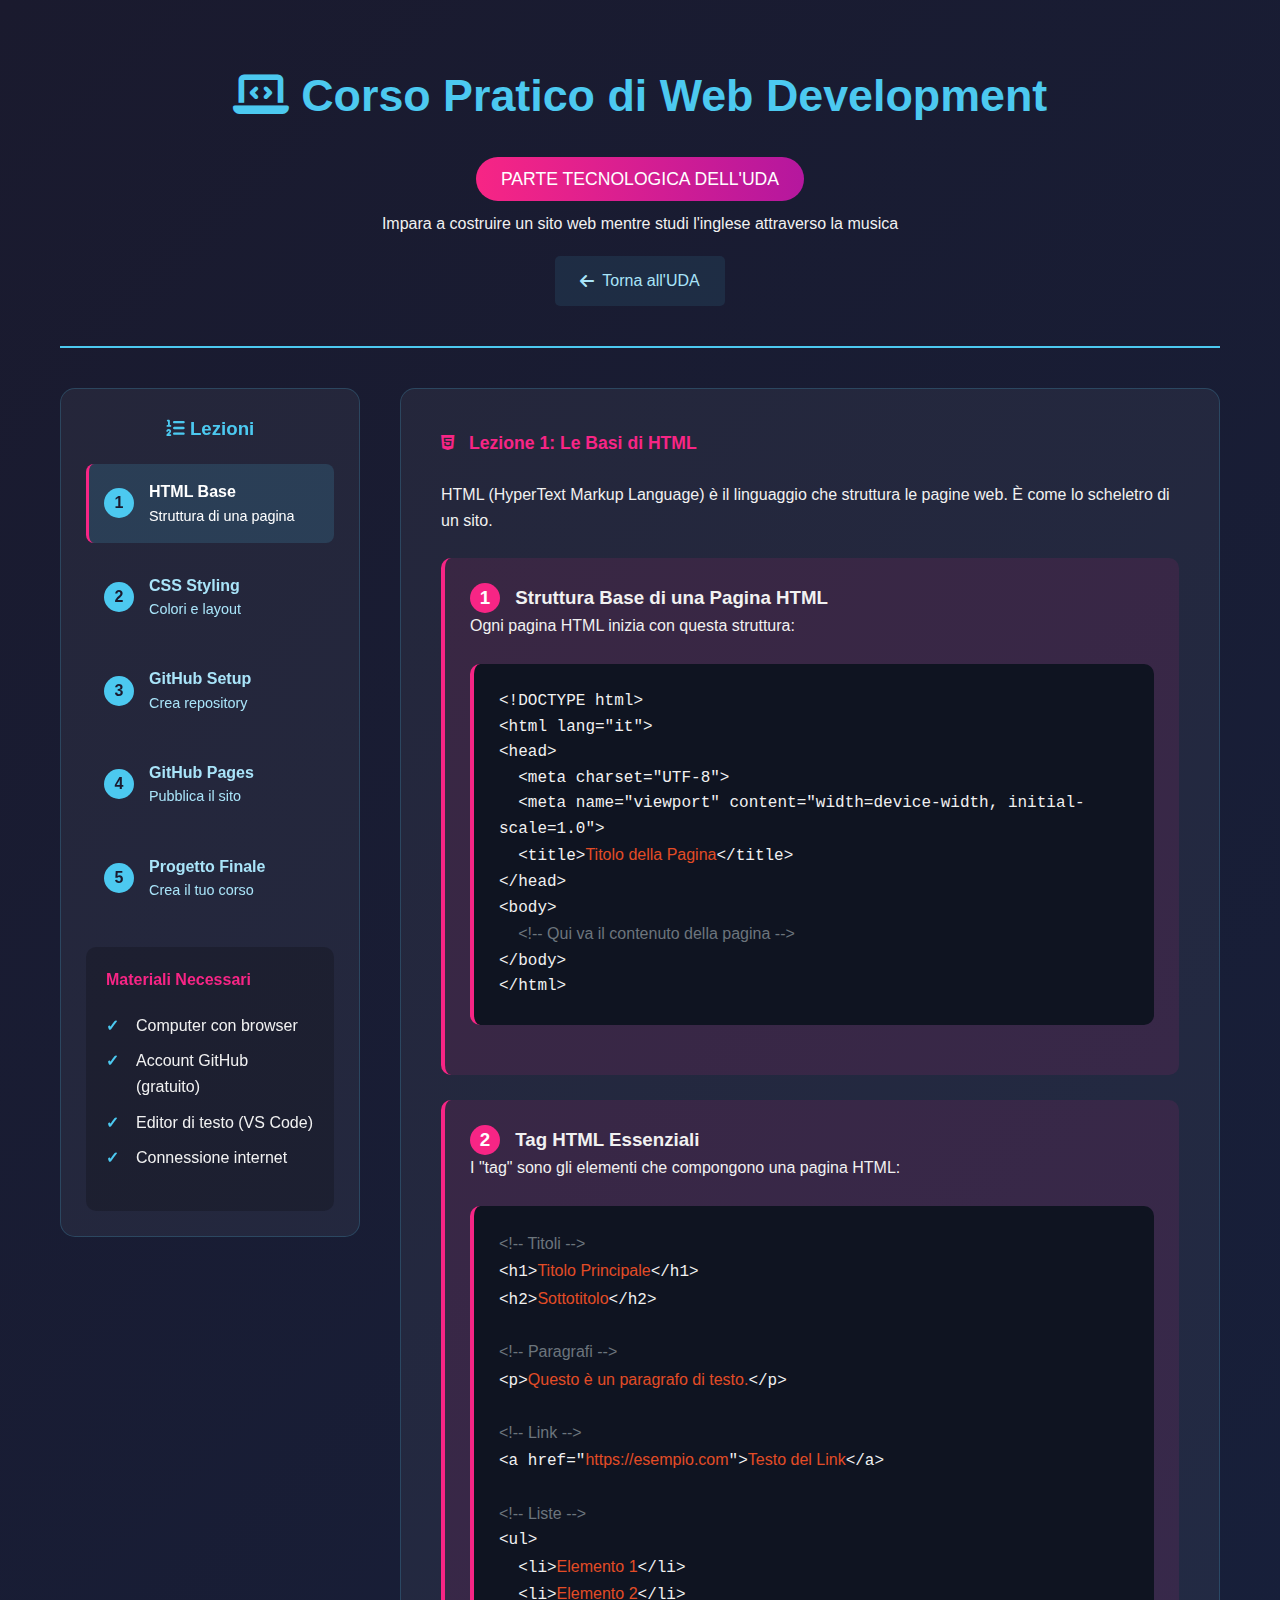
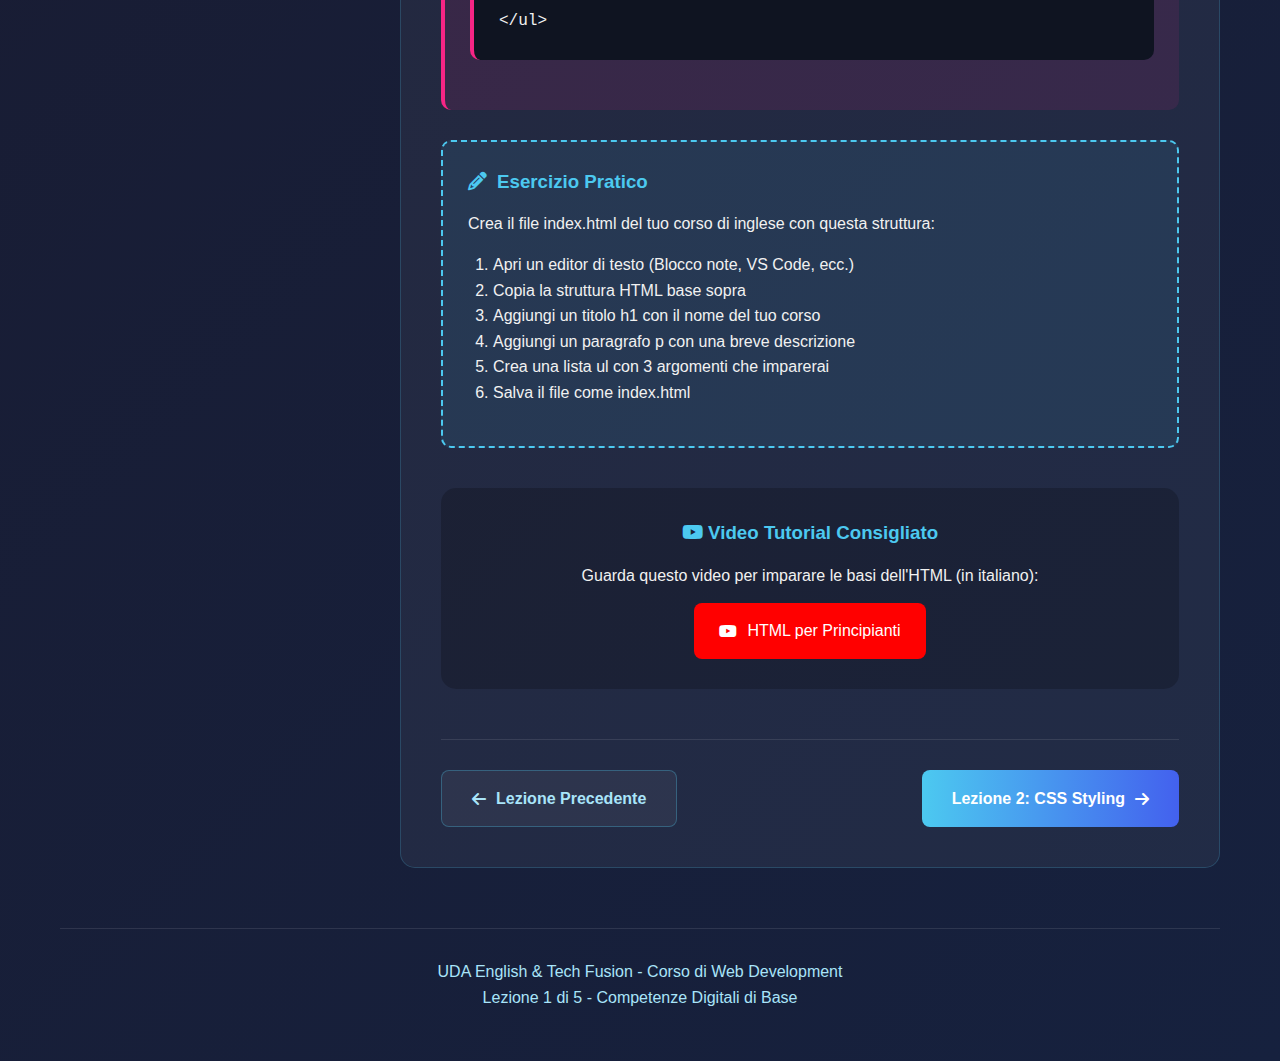
<file: uda_corso_web.html>
<!DOCTYPE html>
<html lang="it">
<head>
    <meta charset="UTF-8">
    <meta name="viewport" content="width=device-width, initial-scale=1.0">
    <title>Corso Web Development - UDA English & Tech</title>
    <link rel="stylesheet" href="https://cdnjs.cloudflare.com/ajax/libs/font-awesome/6.4.0/css/all.min.css">
    <style>
        * {
            margin: 0;
            padding: 0;
            box-sizing: border-box;
            font-family: 'Segoe UI', Tahoma, Geneva, Verdana, sans-serif;
        }
        
        body {
            background: linear-gradient(135deg, #1a1a2e 0%, #16213e 100%);
            color: #f1f1f1;
            line-height: 1.6;
            min-height: 100vh;
        }
        
        .container {
            max-width: 1200px;
            margin: 0 auto;
            padding: 20px;
        }
        
        header {
            text-align: center;
            padding: 40px 0;
            margin-bottom: 40px;
            border-bottom: 2px solid #4cc9f0;
        }
        
        h1 {
            color: #4cc9f0;
            font-size: 2.8rem;
            margin-bottom: 15px;
        }
        
        .course-badge {
            display: inline-block;
            background: linear-gradient(to right, #f72585, #b5179e);
            color: white;
            padding: 8px 25px;
            border-radius: 25px;
            font-size: 1.1rem;
            margin: 10px 0;
        }
        
        .back-btn {
            display: inline-flex;
            align-items: center;
            gap: 8px;
            color: #a9e4f9;
            text-decoration: none;
            padding: 12px 25px;
            border-radius: 5px;
            background: rgba(76, 201, 240, 0.1);
            margin-top: 20px;
            transition: all 0.3s;
        }
        
        .back-btn:hover {
            background: rgba(76, 201, 240, 0.2);
            transform: translateY(-2px);
        }
        
        .lesson-container {
            display: grid;
            grid-template-columns: 300px 1fr;
            gap: 40px;
            margin-bottom: 50px;
        }
        
        @media (max-width: 900px) {
            .lesson-container {
                grid-template-columns: 1fr;
            }
        }
        
        .lesson-sidebar {
            background: rgba(255, 255, 255, 0.05);
            border-radius: 15px;
            padding: 25px;
            border: 1px solid rgba(76, 201, 240, 0.2);
            height: fit-content;
            position: sticky;
            top: 20px;
        }
        
        .lesson-content {
            background: rgba(255, 255, 255, 0.05);
            border-radius: 15px;
            padding: 40px;
            border: 1px solid rgba(76, 201, 240, 0.2);
        }
        
        .lesson-list {
            list-style-type: none;
        }
        
        .lesson-item {
            margin-bottom: 15px;
        }
        
        .lesson-link {
            display: flex;
            align-items: center;
            gap: 15px;
            padding: 15px;
            border-radius: 8px;
            color: #a9e4f9;
            text-decoration: none;
            transition: all 0.3s;
            border-left: 3px solid transparent;
        }
        
        .lesson-link:hover {
            background: rgba(76, 201, 240, 0.1);
            border-left-color: #4cc9f0;
        }
        
        .lesson-link.active {
            background: rgba(76, 201, 240, 0.15);
            border-left-color: #f72585;
            color: white;
        }
        
        .lesson-number {
            background: #4cc9f0;
            color: #1a1a2e;
            width: 30px;
            height: 30px;
            border-radius: 50%;
            display: flex;
            align-items: center;
            justify-content: center;
            font-weight: bold;
        }
        
        .lesson-title {
            font-size: 1.1rem;
            color: #f72585;
            margin-bottom: 25px;
            display: flex;
            align-items: center;
            gap: 15px;
        }
        
        .code-example {
            background: #0f1421;
            border-radius: 10px;
            padding: 25px;
            margin: 25px 0;
            border-left: 4px solid #f72585;
            overflow-x: auto;
            font-family: 'Courier New', monospace;
        }
        
        .code-comment {
            color: #6c757d;
        }
        
        .html-tag {
            color: #e34c26;
        }
        
        .css-property {
            color: #264de4;
        }
        
        .css-value {
            color: #4cc9f0;
        }
        
        .step-box {
            background: rgba(247, 37, 133, 0.1);
            padding: 25px;
            border-radius: 10px;
            margin: 25px 0;
            border-left: 4px solid #f72585;
        }
        
        .step-number {
            display: inline-block;
            background: #f72585;
            color: white;
            width: 30px;
            height: 30px;
            border-radius: 50%;
            text-align: center;
            line-height: 30px;
            margin-right: 10px;
            font-weight: bold;
        }
        
        .practice-box {
            background: rgba(76, 201, 240, 0.1);
            padding: 25px;
            border-radius: 10px;
            margin: 30px 0;
            border: 2px dashed #4cc9f0;
        }
        
        .practice-title {
            color: #4cc9f0;
            margin-bottom: 15px;
            display: flex;
            align-items: center;
            gap: 10px;
        }
        
        .nav-buttons {
            display: flex;
            justify-content: space-between;
            margin-top: 50px;
            padding-top: 30px;
            border-top: 1px solid rgba(255, 255, 255, 0.1);
        }
        
        .nav-button {
            display: inline-flex;
            align-items: center;
            gap: 10px;
            padding: 15px 30px;
            border-radius: 8px;
            text-decoration: none;
            font-weight: bold;
            transition: all 0.3s;
        }
        
        .prev-btn {
            background: rgba(255, 255, 255, 0.05);
            color: #a9e4f9;
            border: 1px solid rgba(76, 201, 240, 0.3);
        }
        
        .next-btn {
            background: linear-gradient(to right, #4cc9f0, #4361ee);
            color: white;
        }
        
        .nav-button:hover {
            transform: translateY(-3px);
            box-shadow: 0 5px 15px rgba(0, 0, 0, 0.2);
        }
        
        .video-tutorial {
            text-align: center;
            margin: 40px 0;
            padding: 30px;
            background: rgba(0, 0, 0, 0.2);
            border-radius: 15px;
        }
        
        .checklist {
            list-style-type: none;
            margin: 20px 0;
        }
        
        .checklist li {
            margin-bottom: 10px;
            padding-left: 30px;
            position: relative;
        }
        
        .checklist li::before {
            content: '✓';
            position: absolute;
            left: 0;
            color: #4cc9f0;
            font-weight: bold;
        }
        
        .github-steps {
            counter-reset: step-counter;
            margin: 30px 0;
        }
        
        .github-step {
            margin-bottom: 20px;
            padding-left: 60px;
            position: relative;
        }
        
        .github-step::before {
            counter-increment: step-counter;
            content: counter(step-counter);
            position: absolute;
            left: 0;
            top: 0;
            background: #f72585;
            color: white;
            width: 40px;
            height: 40px;
            border-radius: 50%;
            display: flex;
            align-items: center;
            justify-content: center;
            font-weight: bold;
        }
        
        footer {
            text-align: center;
            margin-top: 60px;
            padding: 30px;
            border-top: 1px solid rgba(255, 255, 255, 0.1);
            color: #a9e4f9;
        }
    </style>
</head>
<body>
    <div class="container">
        <header>
            <h1><i class="fas fa-laptop-code"></i> Corso Pratico di Web Development</h1>
            <div class="course-badge">PARTE TECNOLOGICA DELL'UDA</div>
            <p>Impara a costruire un sito web mentre studi l'inglese attraverso la musica</p>
            <a href="uda_introduzione.html" class="back-btn">
                <i class="fas fa-arrow-left"></i> Torna all'UDA
            </a>
        </header>
        
        <div class="lesson-container">
            <div class="lesson-sidebar">
                <h3 style="color: #4cc9f0; margin-bottom: 20px; text-align: center;">
                    <i class="fas fa-list-ol"></i> Lezioni
                </h3>
                <ul class="lesson-list">
                    <li class="lesson-item">
                        <a href="#lesson1" class="lesson-link active">
                            <div class="lesson-number">1</div>
                            <div>
                                <div style="font-weight: bold;">HTML Base</div>
                                <div style="font-size: 0.9rem;">Struttura di una pagina</div>
                            </div>
                        </a>
                    </li>
                    <li class="lesson-item">
                        <a href="#lesson2" class="lesson-link">
                            <div class="lesson-number">2</div>
                            <div>
                                <div style="font-weight: bold;">CSS Styling</div>
                                <div style="font-size: 0.9rem;">Colori e layout</div>
                            </div>
                        </a>
                    </li>
                    <li class="lesson-item">
                        <a href="#lesson3" class="lesson-link">
                            <div class="lesson-number">3</div>
                            <div>
                                <div style="font-weight: bold;">GitHub Setup</div>
                                <div style="font-size: 0.9rem;">Crea repository</div>
                            </div>
                        </a>
                    </li>
                    <li class="lesson-item">
                        <a href="#lesson4" class="lesson-link">
                            <div class="lesson-number">4</div>
                            <div>
                                <div style="font-weight: bold;">GitHub Pages</div>
                                <div style="font-size: 0.9rem;">Pubblica il sito</div>
                            </div>
                        </a>
                    </li>
                    <li class="lesson-item">
                        <a href="#lesson5" class="lesson-link">
                            <div class="lesson-number">5</div>
                            <div>
                                <div style="font-weight: bold;">Progetto Finale</div>
                                <div style="font-size: 0.9rem;">Crea il tuo corso</div>
                            </div>
                        </a>
                    </li>
                </ul>
                
                <div style="margin-top: 30px; padding: 20px; background: rgba(0,0,0,0.2); border-radius: 10px;">
                    <h4 style="color: #f72585; margin-bottom: 15px;">Materiali Necessari</h4>
                    <ul class="checklist">
                        <li>Computer con browser</li>
                        <li>Account GitHub (gratuito)</li>
                        <li>Editor di testo (VS Code)</li>
                        <li>Connessione internet</li>
                    </ul>
                </div>
            </div>
            
            <div class="lesson-content">
                <div id="lesson1">
                    <h2 class="lesson-title">
                        <i class="fab fa-html5"></i> Lezione 1: Le Basi di HTML
                    </h2>
                    
                    <p>HTML (HyperText Markup Language) è il linguaggio che struttura le pagine web. È come lo scheletro di un sito.</p>
                    
                    <div class="step-box">
                        <h3><span class="step-number">1</span> Struttura Base di una Pagina HTML</h3>
                        <p>Ogni pagina HTML inizia con questa struttura:</p>
                        
                        <div class="code-example">
&lt;!DOCTYPE html&gt;<br>
&lt;html lang="it"&gt;<br>
&lt;head&gt;<br>
&nbsp;&nbsp;&lt;meta charset="UTF-8"&gt;<br>
&nbsp;&nbsp;&lt;meta name="viewport" content="width=device-width, initial-scale=1.0"&gt;<br>
&nbsp;&nbsp;&lt;title&gt;<span class="html-tag">Titolo della Pagina</span>&lt;/title&gt;<br>
&lt;/head&gt;<br>
&lt;body&gt;<br>
&nbsp;&nbsp;<span class="code-comment">&lt;!-- Qui va il contenuto della pagina --&gt;</span><br>
&lt;/body&gt;<br>
&lt;/html&gt;
                        </div>
                    </div>
                    
                    <div class="step-box">
                        <h3><span class="step-number">2</span> Tag HTML Essenziali</h3>
                        <p>I "tag" sono gli elementi che compongono una pagina HTML:</p>
                        
                        <div class="code-example">
<span class="code-comment">&lt;!-- Titoli --&gt;</span><br>
&lt;h1&gt;<span class="html-tag">Titolo Principale</span>&lt;/h1&gt;<br>
&lt;h2&gt;<span class="html-tag">Sottotitolo</span>&lt;/h2&gt;<br>
<br>
<span class="code-comment">&lt;!-- Paragrafi --&gt;</span><br>
&lt;p&gt;<span class="html-tag">Questo è un paragrafo di testo.</span>&lt;/p&gt;<br>
<br>
<span class="code-comment">&lt;!-- Link --&gt;</span><br>
&lt;a href="<span class="html-tag">https://esempio.com</span>"&gt;<span class="html-tag">Testo del Link</span>&lt;/a&gt;<br>
<br>
<span class="code-comment">&lt;!-- Liste --&gt;</span><br>
&lt;ul&gt;<br>
&nbsp;&nbsp;&lt;li&gt;<span class="html-tag">Elemento 1</span>&lt;/li&gt;<br>
&nbsp;&nbsp;&lt;li&gt;<span class="html-tag">Elemento 2</span>&lt;/li&gt;<br>
&lt;/ul&gt;
                        </div>
                    </div>
                    
                    <div class="practice-box">
                        <h3 class="practice-title"><i class="fas fa-pencil-alt"></i> Esercizio Pratico</h3>
                        <p>Crea il file <code>index.html</code> del tuo corso di inglese con questa struttura:</p>
                        <ol style="margin: 15px 0; padding-left: 25px;">
                            <li>Apri un editor di testo (Blocco note, VS Code, ecc.)</li>
                            <li>Copia la struttura HTML base sopra</li>
                            <li>Aggiungi un titolo h1 con il nome del tuo corso</li>
                            <li>Aggiungi un paragrafo p con una breve descrizione</li>
                            <li>Crea una lista ul con 3 argomenti che imparerai</li>
                            <li>Salva il file come <code>index.html</code></li>
                        </ol>
                    </div>
                    
                    <div class="video-tutorial">
                        <h3 style="color: #4cc9f0; margin-bottom: 15px;">
                            <i class="fab fa-youtube"></i> Video Tutorial Consigliato
                        </h3>
                        <p>Guarda questo video per imparare le basi dell'HTML (in italiano):</p>
                        <a href="https://youtu.be/dD2EISBDjWM" target="_blank" style="display: inline-flex; align-items: center; gap: 10px; background: #ff0000; color: white; padding: 15px 25px; border-radius: 8px; text-decoration: none; margin-top: 15px;">
                            <i class="fab fa-youtube"></i> HTML per Principianti
                        </a>
                    </div>
                </div>
                
                <div class="nav-buttons">
                    <a href="uda_introduzione.html" class="nav-button prev-btn">
                        <i class="fas fa-arrow-left"></i> Lezione Precedente
                    </a>
                    <a href="#lesson2" class="nav-button next-btn">
                        Lezione 2: CSS Styling <i class="fas fa-arrow-right"></i>
                    </a>
                </div>
            </div>
        </div>
        
        <footer>
            <p>UDA English & Tech Fusion - Corso di Web Development</p>
            <p>Lezione 1 di 5 - Competenze Digitali di Base</p>
        </footer>
    </div>
    
    <script>
        // Script per la navigazione tra le lezioni
        document.addEventListener('DOMContentLoaded', function() {
            const lessonLinks = document.querySelectorAll('.lesson-link');
            const lessonSections = document.querySelectorAll('.lesson-content > div[id]');
            
            // Nascondi tutte le lezioni tranne la prima
            lessonSections.forEach((section, index) => {
                if (index > 0) {
                    section.style.display = 'none';
                }
            });
            
            // Gestisci click sui link delle lezioni
            lessonLinks.forEach(link => {
                link.addEventListener('click', function(e) {
                    e.preventDefault();
                    
                    // Rimuovi classe active da tutti i link
                    lessonLinks.forEach(l => l.classList.remove('active'));
                    
                    // Aggiungi classe active al link cliccato
                    this.classList.add('active');
                    
                    // Nascondi tutte le sezioni
                    lessonSections.forEach(section => {
                        section.style.display = 'none';
                    });
                    
                    // Mostra la sezione corrispondente
                    const targetId = this.getAttribute('href');
                    const targetSection = document.querySelector(targetId);
                    if (targetSection) {
                        targetSection.style.display = 'block';
                    }
                });
            });
            
            // Gestisci il pulsante "Lezione Successiva"
            const nextButton = document.querySelector('.next-btn');
            if (nextButton) {
                nextButton.addEventListener('click', function(e) {
                    e.preventDefault();
                    
                    // Trova la lezione attiva
                    const activeLink = document.querySelector('.lesson-link.active');
                    const nextLesson = activeLink.parentElement.nextElementSibling;
                    
                    if (nextLesson) {
                        const nextLink = nextLesson.querySelector('.lesson-link');
                        if (nextLink) {
                            nextLink.click();
                        }
                    }
                });
            }
        });
    </script>
</body>
</html>
</file>
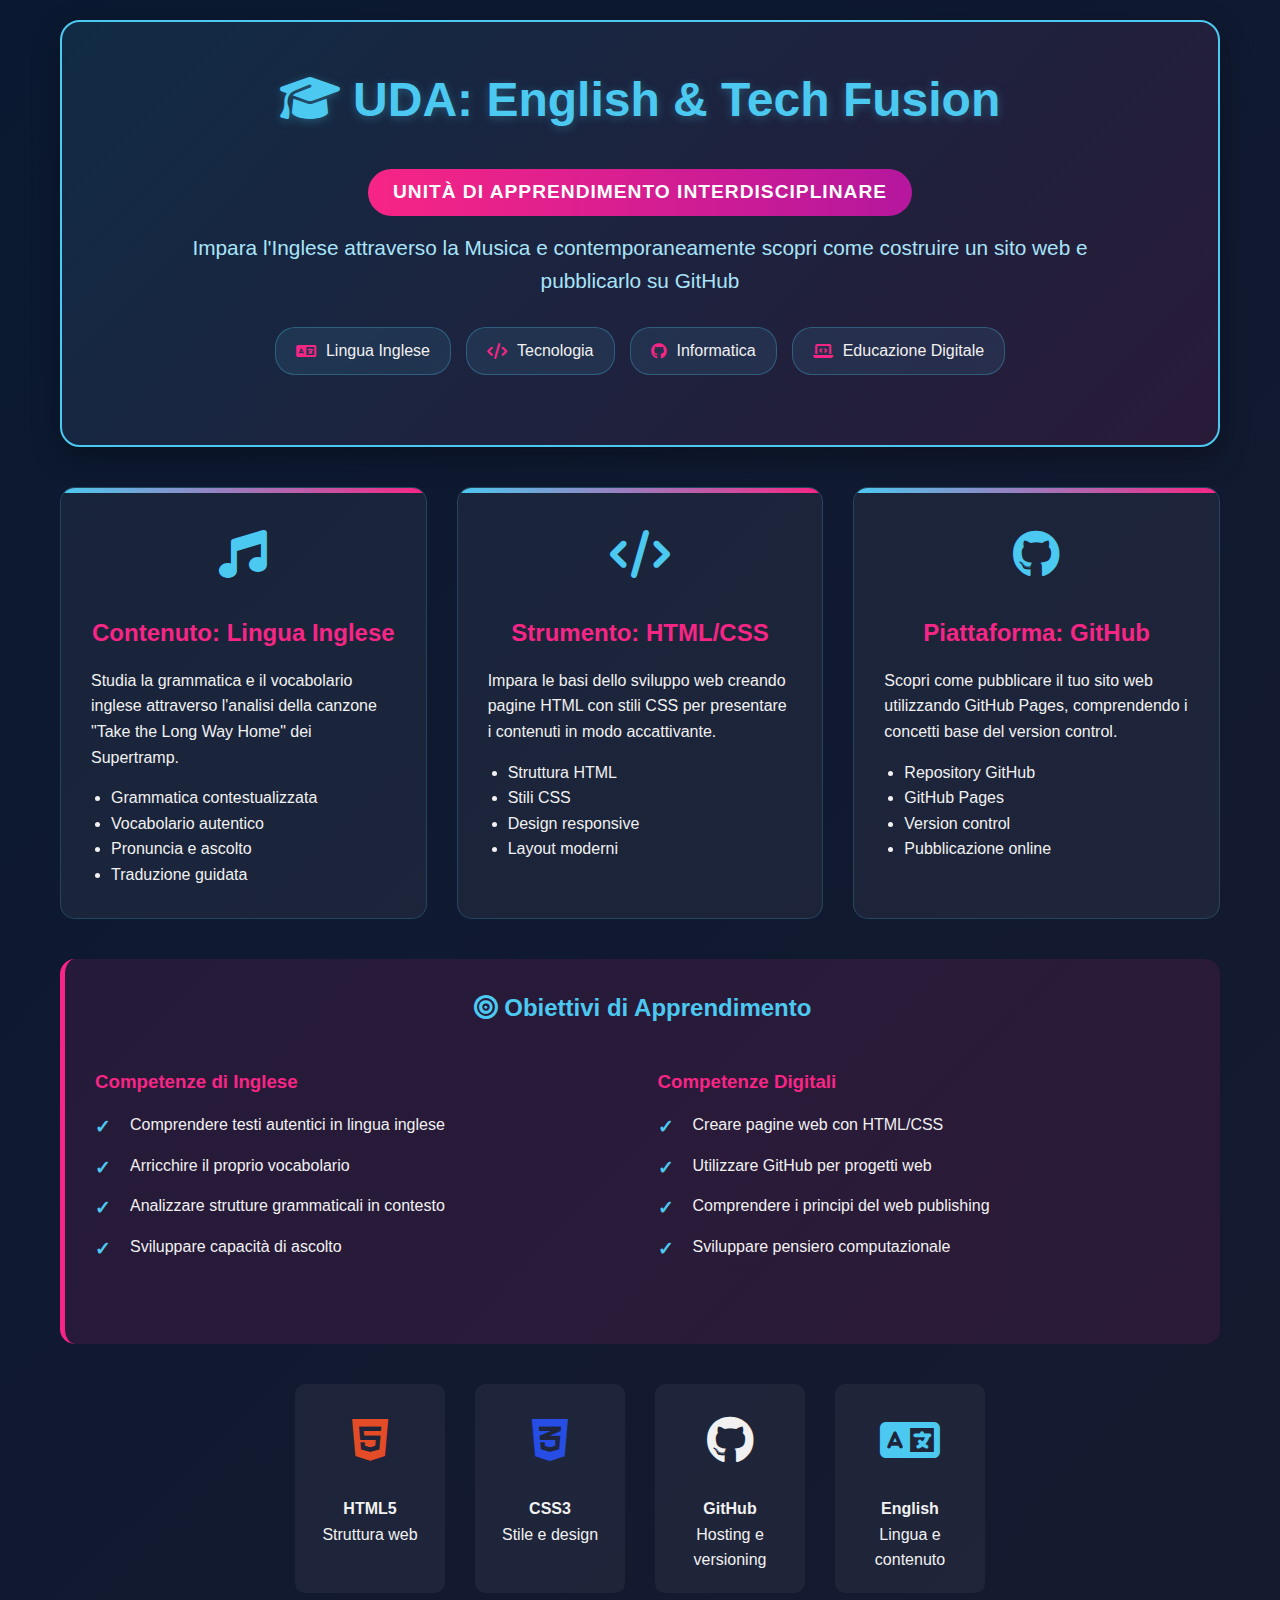
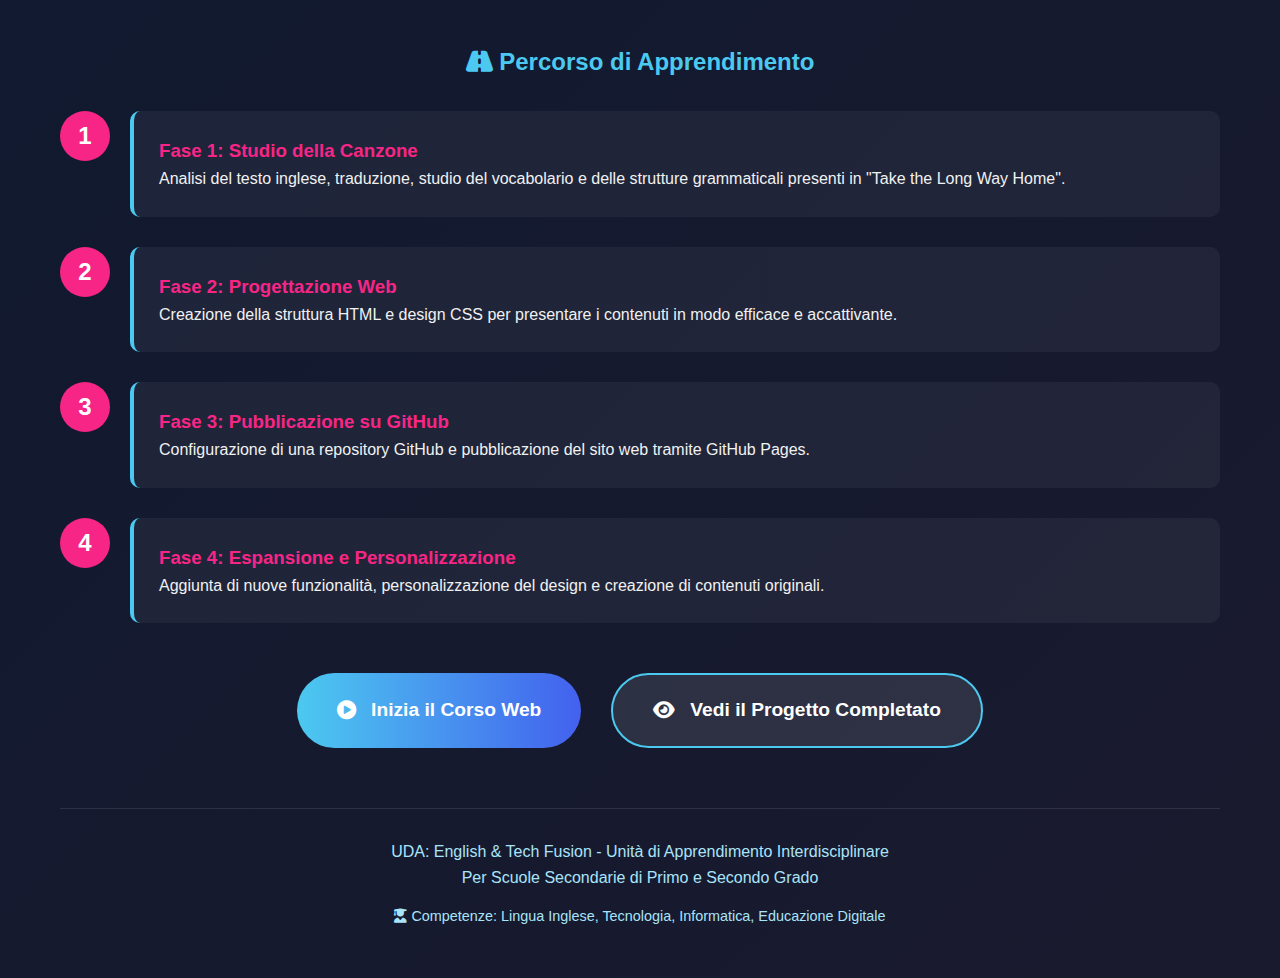
<file: uda_introduzione.html>
<!DOCTYPE html>
<html lang="it">
<head>
    <meta charset="UTF-8">
    <meta name="viewport" content="width=device-width, initial-scale=1.0">
    <title>UDA: English & Tech Fusion</title>
    <link rel="stylesheet" href="https://cdnjs.cloudflare.com/ajax/libs/font-awesome/6.4.0/css/all.min.css">
    <style>
        * {
            margin: 0;
            padding: 0;
            box-sizing: border-box;
            font-family: 'Segoe UI', Tahoma, Geneva, Verdana, sans-serif;
        }
        
        body {
            background: linear-gradient(135deg, #0a1931 0%, #1a1a2e 100%);
            color: #f1f1f1;
            line-height: 1.6;
            min-height: 100vh;
        }
        
        .container {
            max-width: 1200px;
            margin: 0 auto;
            padding: 20px;
        }
        
        header {
            text-align: center;
            padding: 40px 0;
            background: linear-gradient(135deg, rgba(76, 201, 240, 0.1), rgba(247, 37, 133, 0.1));
            border-radius: 20px;
            margin-bottom: 40px;
            border: 2px solid #4cc9f0;
            box-shadow: 0 10px 30px rgba(0, 0, 0, 0.3);
        }
        
        h1 {
            color: #4cc9f0;
            font-size: 3rem;
            margin-bottom: 15px;
            text-shadow: 0 2px 10px rgba(76, 201, 240, 0.3);
        }
        
        .uda-badge {
            display: inline-block;
            background: linear-gradient(to right, #f72585, #b5179e);
            color: white;
            padding: 8px 25px;
            border-radius: 25px;
            font-size: 1.2rem;
            margin: 15px 0;
            font-weight: bold;
            letter-spacing: 1px;
        }
        
        .subtitle {
            color: #a9e4f9;
            font-size: 1.3rem;
            max-width: 900px;
            margin: 0 auto 20px;
        }
        
        .uda-grid {
            display: grid;
            grid-template-columns: repeat(auto-fit, minmax(300px, 1fr));
            gap: 30px;
            margin: 40px 0;
        }
        
        .uda-card {
            background: rgba(255, 255, 255, 0.05);
            border-radius: 15px;
            padding: 30px;
            border: 1px solid rgba(76, 201, 240, 0.2);
            transition: all 0.3s;
            position: relative;
            overflow: hidden;
        }
        
        .uda-card::before {
            content: '';
            position: absolute;
            top: 0;
            left: 0;
            width: 100%;
            height: 5px;
            background: linear-gradient(to right, #4cc9f0, #f72585);
        }
        
        .uda-card:hover {
            transform: translateY(-10px);
            box-shadow: 0 15px 30px rgba(0, 0, 0, 0.2);
            border-color: #4cc9f0;
        }
        
        .card-icon {
            font-size: 3rem;
            color: #4cc9f0;
            margin-bottom: 20px;
            text-align: center;
        }
        
        .card-title {
            color: #f72585;
            font-size: 1.5rem;
            margin-bottom: 15px;
            text-align: center;
        }
        
        .disciplines {
            display: flex;
            flex-wrap: wrap;
            gap: 15px;
            justify-content: center;
            margin: 30px 0;
        }
        
        .discipline {
            background: rgba(76, 201, 240, 0.1);
            padding: 10px 20px;
            border-radius: 20px;
            border: 1px solid rgba(76, 201, 240, 0.3);
            display: flex;
            align-items: center;
            gap: 10px;
        }
        
        .discipline i {
            color: #f72585;
        }
        
        .learning-outcomes {
            background: rgba(247, 37, 133, 0.1);
            padding: 30px;
            border-radius: 15px;
            margin: 40px 0;
            border-left: 5px solid #f72585;
        }
        
        .outcome-list {
            list-style-type: none;
        }
        
        .outcome-list li {
            margin-bottom: 15px;
            padding-left: 35px;
            position: relative;
        }
        
        .outcome-list li::before {
            content: '✓';
            position: absolute;
            left: 0;
            color: #4cc9f0;
            font-weight: bold;
            font-size: 1.2rem;
        }
        
        .timeline {
            margin: 50px 0;
        }
        
        .timeline-item {
            display: flex;
            margin-bottom: 30px;
            align-items: flex-start;
        }
        
        .timeline-number {
            background: #f72585;
            color: white;
            width: 50px;
            height: 50px;
            border-radius: 50%;
            display: flex;
            align-items: center;
            justify-content: center;
            font-size: 1.5rem;
            font-weight: bold;
            margin-right: 20px;
            flex-shrink: 0;
        }
        
        .timeline-content {
            flex: 1;
            background: rgba(255, 255, 255, 0.05);
            padding: 25px;
            border-radius: 10px;
            border-left: 4px solid #4cc9f0;
        }
        
        .tech-stack {
            display: flex;
            justify-content: center;
            gap: 30px;
            flex-wrap: wrap;
            margin: 40px 0;
        }
        
        .tech-item {
            text-align: center;
            padding: 20px;
            background: rgba(255, 255, 255, 0.05);
            border-radius: 10px;
            width: 150px;
            transition: transform 0.3s;
        }
        
        .tech-item:hover {
            transform: scale(1.1);
        }
        
        .tech-icon {
            font-size: 3rem;
            margin-bottom: 15px;
        }
        
        .html-icon { color: #e34c26; }
        .css-icon { color: #264de4; }
        .github-icon { color: #f1f1f1; }
        .english-icon { color: #4cc9f0; }
        
        .cta-buttons {
            display: flex;
            justify-content: center;
            gap: 30px;
            margin: 50px 0;
            flex-wrap: wrap;
        }
        
        .cta-btn {
            display: inline-flex;
            align-items: center;
            gap: 15px;
            padding: 20px 40px;
            border-radius: 50px;
            text-decoration: none;
            font-size: 1.2rem;
            font-weight: bold;
            transition: all 0.3s;
            min-width: 280px;
            justify-content: center;
        }
        
        .start-learning {
            background: linear-gradient(to right, #4cc9f0, #4361ee);
            color: white;
        }
        
        .view-project {
            background: rgba(255, 255, 255, 0.1);
            color: white;
            border: 2px solid #4cc9f0;
        }
        
        .cta-btn:hover {
            transform: translateY(-5px);
            box-shadow: 0 10px 20px rgba(0, 0, 0, 0.2);
        }
        
        footer {
            text-align: center;
            margin-top: 60px;
            padding: 30px;
            border-top: 1px solid rgba(255, 255, 255, 0.1);
            color: #a9e4f9;
        }
        
        @media (max-width: 768px) {
            h1 {
                font-size: 2.2rem;
            }
            
            .uda-grid {
                grid-template-columns: 1fr;
            }
            
            .cta-buttons {
                flex-direction: column;
                align-items: center;
            }
            
            .cta-btn {
                min-width: 90%;
            }
        }
    </style>
</head>
<body>
    <div class="container">
        <header>
            <h1><i class="fas fa-graduation-cap"></i> UDA: English & Tech Fusion</h1>
            <div class="uda-badge">UNITÀ DI APPRENDIMENTO INTERDISCIPLINARE</div>
            <p class="subtitle">Impara l'Inglese attraverso la Musica e contemporaneamente scopri come costruire un sito web e pubblicarlo su GitHub</p>
            
            <div class="disciplines">
                <div class="discipline">
                    <i class="fas fa-language"></i>
                    <span>Lingua Inglese</span>
                </div>
                <div class="discipline">
                    <i class="fas fa-code"></i>
                    <span>Tecnologia</span>
                </div>
                <div class="discipline">
                    <i class="fab fa-github"></i>
                    <span>Informatica</span>
                </div>
                <div class="discipline">
                    <i class="fas fa-laptop-code"></i>
                    <span>Educazione Digitale</span>
                </div>
            </div>
        </header>
        
        <div class="uda-grid">
            <div class="uda-card">
                <div class="card-icon">
                    <i class="fas fa-music"></i>
                </div>
                <h2 class="card-title">Contenuto: Lingua Inglese</h2>
                <p>Studia la grammatica e il vocabolario inglese attraverso l'analisi della canzone "Take the Long Way Home" dei Supertramp.</p>
                <ul style="margin-top: 15px; padding-left: 20px;">
                    <li>Grammatica contestualizzata</li>
                    <li>Vocabolario autentico</li>
                    <li>Pronuncia e ascolto</li>
                    <li>Traduzione guidata</li>
                </ul>
            </div>
            
            <div class="uda-card">
                <div class="card-icon">
                    <i class="fas fa-code"></i>
                </div>
                <h2 class="card-title">Strumento: HTML/CSS</h2>
                <p>Impara le basi dello sviluppo web creando pagine HTML con stili CSS per presentare i contenuti in modo accattivante.</p>
                <ul style="margin-top: 15px; padding-left: 20px;">
                    <li>Struttura HTML</li>
                    <li>Stili CSS</li>
                    <li>Design responsive</li>
                    <li>Layout moderni</li>
                </ul>
            </div>
            
            <div class="uda-card">
                <div class="card-icon">
                    <i class="fab fa-github"></i>
                </div>
                <h2 class="card-title">Piattaforma: GitHub</h2>
                <p>Scopri come pubblicare il tuo sito web utilizzando GitHub Pages, comprendendo i concetti base del version control.</p>
                <ul style="margin-top: 15px; padding-left: 20px;">
                    <li>Repository GitHub</li>
                    <li>GitHub Pages</li>
                    <li>Version control</li>
                    <li>Pubblicazione online</li>
                </ul>
            </div>
        </div>
        
        <div class="learning-outcomes">
            <h2 style="color: #4cc9f0; margin-bottom: 25px; text-align: center;">
                <i class="fas fa-bullseye"></i> Obiettivi di Apprendimento
            </h2>
            
            <div class="uda-grid">
                <div>
                    <h3 style="color: #f72585; margin-bottom: 15px;">Competenze di Inglese</h3>
                    <ul class="outcome-list">
                        <li>Comprendere testi autentici in lingua inglese</li>
                        <li>Arricchire il proprio vocabolario</li>
                        <li>Analizzare strutture grammaticali in contesto</li>
                        <li>Sviluppare capacità di ascolto</li>
                    </ul>
                </div>
                
                <div>
                    <h3 style="color: #f72585; margin-bottom: 15px;">Competenze Digitali</h3>
                    <ul class="outcome-list">
                        <li>Creare pagine web con HTML/CSS</li>
                        <li>Utilizzare GitHub per progetti web</li>
                        <li>Comprendere i principi del web publishing</li>
                        <li>Sviluppare pensiero computazionale</li>
                    </ul>
                </div>
            </div>
        </div>
        
        <div class="tech-stack">
            <div class="tech-item">
                <div class="tech-icon html-icon">
                    <i class="fab fa-html5"></i>
                </div>
                <h4>HTML5</h4>
                <p>Struttura web</p>
            </div>
            
            <div class="tech-item">
                <div class="tech-icon css-icon">
                    <i class="fab fa-css3-alt"></i>
                </div>
                <h4>CSS3</h4>
                <p>Stile e design</p>
            </div>
            
            <div class="tech-item">
                <div class="tech-icon github-icon">
                    <i class="fab fa-github"></i>
                </div>
                <h4>GitHub</h4>
                <p>Hosting e versioning</p>
            </div>
            
            <div class="tech-item">
                <div class="tech-icon english-icon">
                    <i class="fas fa-language"></i>
                </div>
                <h4>English</h4>
                <p>Lingua e contenuto</p>
            </div>
        </div>
        
        <div class="timeline">
            <h2 style="color: #4cc9f0; margin-bottom: 30px; text-align: center;">
                <i class="fas fa-road"></i> Percorso di Apprendimento
            </h2>
            
            <div class="timeline-item">
                <div class="timeline-number">1</div>
                <div class="timeline-content">
                    <h3 style="color: #f72585;">Fase 1: Studio della Canzone</h3>
                    <p>Analisi del testo inglese, traduzione, studio del vocabolario e delle strutture grammaticali presenti in "Take the Long Way Home".</p>
                </div>
            </div>
            
            <div class="timeline-item">
                <div class="timeline-number">2</div>
                <div class="timeline-content">
                    <h3 style="color: #f72585;">Fase 2: Progettazione Web</h3>
                    <p>Creazione della struttura HTML e design CSS per presentare i contenuti in modo efficace e accattivante.</p>
                </div>
            </div>
            
            <div class="timeline-item">
                <div class="timeline-number">3</div>
                <div class="timeline-content">
                    <h3 style="color: #f72585;">Fase 3: Pubblicazione su GitHub</h3>
                    <p>Configurazione di una repository GitHub e pubblicazione del sito web tramite GitHub Pages.</p>
                </div>
            </div>
            
            <div class="timeline-item">
                <div class="timeline-number">4</div>
                <div class="timeline-content">
                    <h3 style="color: #f72585;">Fase 4: Espansione e Personalizzazione</h3>
                    <p>Aggiunta di nuove funzionalità, personalizzazione del design e creazione di contenuti originali.</p>
                </div>
            </div>
        </div>
        
        <div class="cta-buttons">
            <a href="uda_corso_web.html" class="cta-btn start-learning">
                <i class="fas fa-play-circle"></i>
                <span>Inizia il Corso Web</span>
            </a>
            
            <a href="index.html" class="cta-btn view-project">
                <i class="fas fa-eye"></i>
                <span>Vedi il Progetto Completato</span>
            </a>
        </div>
        
        <footer>
            <p>UDA: English & Tech Fusion - Unità di Apprendimento Interdisciplinare</p>
            <p>Per Scuole Secondarie di Primo e Secondo Grado</p>
            <p style="margin-top: 15px; font-size: 0.9rem;">
                <i class="fas fa-user-graduate"></i> Competenze: Lingua Inglese, Tecnologia, Informatica, Educazione Digitale
            </p>
        </footer>
    </div>
</body>
</html>
</file>
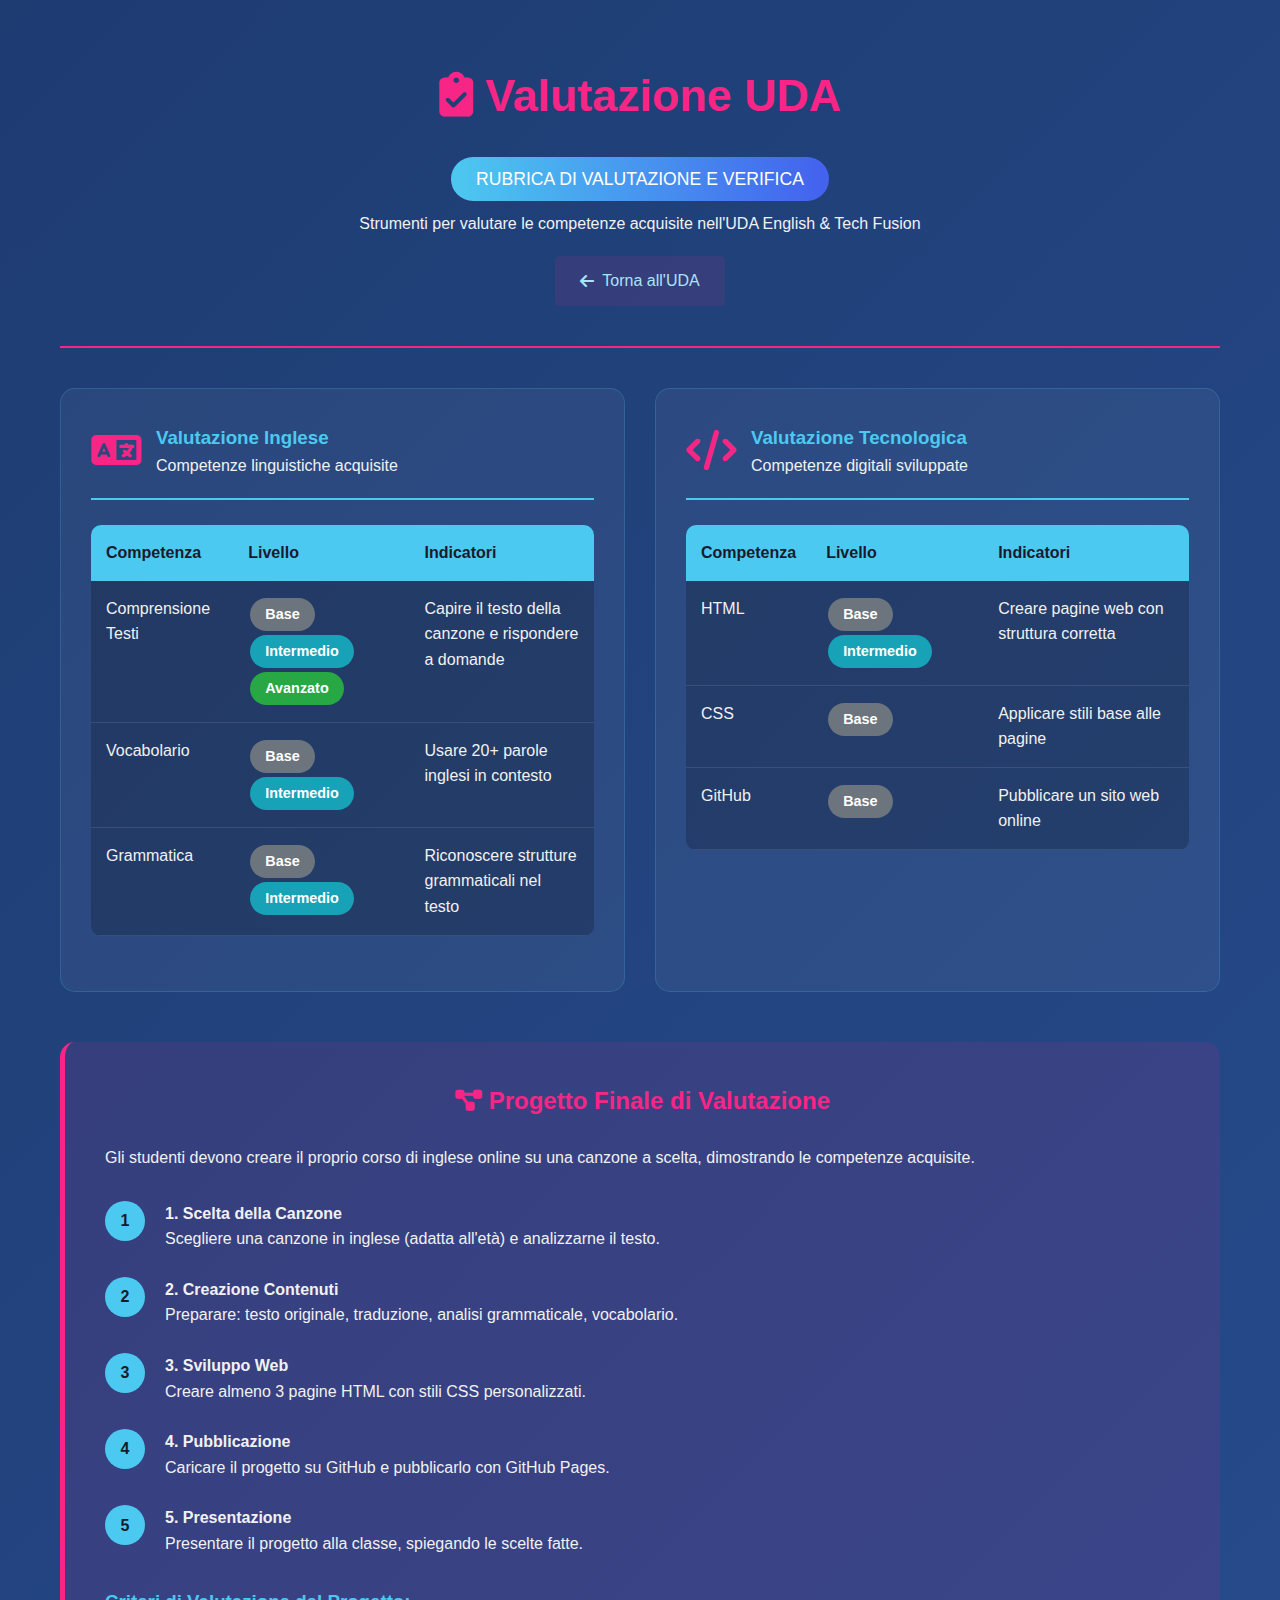
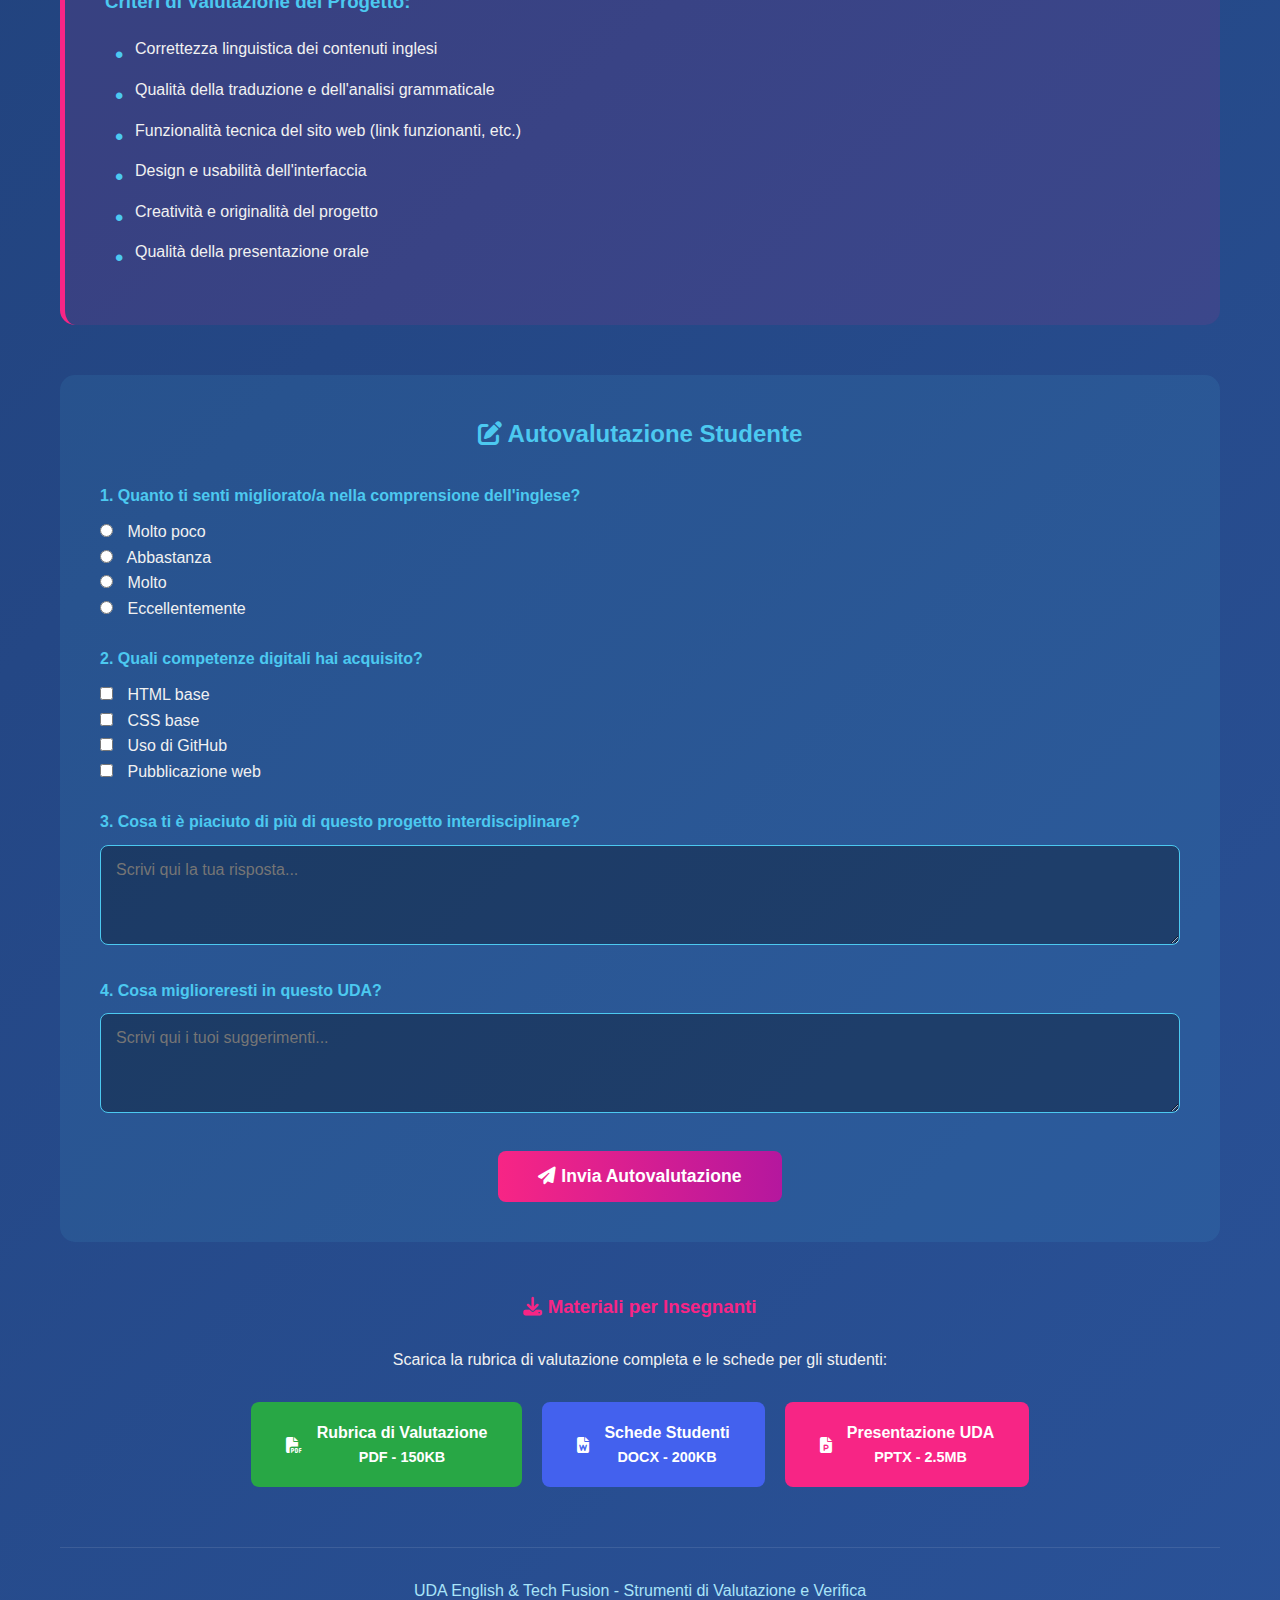
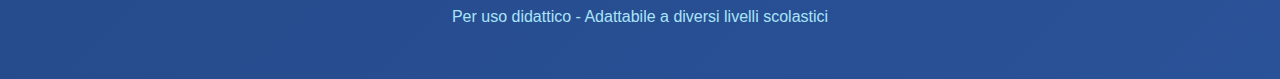
<file: uda_valutazione.html>
<!DOCTYPE html>
<html lang="it">
<head>
    <meta charset="UTF-8">
    <meta name="viewport" content="width=device-width, initial-scale=1.0">
    <title>Valutazione UDA - English & Tech Fusion</title>
    <link rel="stylesheet" href="https://cdnjs.cloudflare.com/ajax/libs/font-awesome/6.4.0/css/all.min.css">
    <style>
        * {
            margin: 0;
            padding: 0;
            box-sizing: border-box;
            font-family: 'Segoe UI', Tahoma, Geneva, Verdana, sans-serif;
        }
        
        body {
            background: linear-gradient(135deg, #1e3c72 0%, #2a5298 100%);
            color: #f1f1f1;
            line-height: 1.6;
            min-height: 100vh;
        }
        
        .container {
            max-width: 1200px;
            margin: 0 auto;
            padding: 20px;
        }
        
        header {
            text-align: center;
            padding: 40px 0;
            margin-bottom: 40px;
            border-bottom: 2px solid #f72585;
        }
        
        h1 {
            color: #f72585;
            font-size: 2.8rem;
            margin-bottom: 15px;
        }
        
        .assessment-badge {
            display: inline-block;
            background: linear-gradient(to right, #4cc9f0, #4361ee);
            color: white;
            padding: 8px 25px;
            border-radius: 25px;
            font-size: 1.1rem;
            margin: 10px 0;
        }
        
        .back-btn {
            display: inline-flex;
            align-items: center;
            gap: 8px;
            color: #a9e4f9;
            text-decoration: none;
            padding: 12px 25px;
            border-radius: 5px;
            background: rgba(247, 37, 133, 0.1);
            margin-top: 20px;
            transition: all 0.3s;
        }
        
        .back-btn:hover {
            background: rgba(247, 37, 133, 0.2);
            transform: translateY(-2px);
        }
        
        .assessment-grid {
            display: grid;
            grid-template-columns: repeat(auto-fit, minmax(350px, 1fr));
            gap: 30px;
            margin: 40px 0;
        }
        
        .assessment-card {
            background: rgba(255, 255, 255, 0.05);
            border-radius: 15px;
            padding: 30px;
            border: 1px solid rgba(76, 201, 240, 0.2);
        }
        
        .card-header {
            display: flex;
            align-items: center;
            gap: 15px;
            margin-bottom: 20px;
            padding-bottom: 15px;
            border-bottom: 2px solid #4cc9f0;
        }
        
        .card-icon {
            font-size: 2.5rem;
            color: #f72585;
        }
        
        .rubric-table {
            width: 100%;
            border-collapse: collapse;
            margin: 25px 0;
            background: rgba(0, 0, 0, 0.2);
            border-radius: 10px;
            overflow: hidden;
        }
        
        .rubric-table th {
            background: #4cc9f0;
            color: #1a1a2e;
            padding: 15px;
            text-align: left;
            font-weight: bold;
        }
        
        .rubric-table td {
            padding: 15px;
            border-bottom: 1px solid rgba(255, 255, 255, 0.1);
            vertical-align: top;
        }
        
        .rubric-table tr:hover {
            background: rgba(76, 201, 240, 0.1);
        }
        
        .competence-level {
            display: inline-block;
            padding: 5px 15px;
            border-radius: 20px;
            font-size: 0.9rem;
            font-weight: bold;
            margin: 2px;
        }
        
        .basic { background: #6c757d; color: white; }
        .intermediate { background: #17a2b8; color: white; }
        .advanced { background: #28a745; color: white; }
        .excellent { background: #f72585; color: white; }
        
        .criteria-list {
            list-style-type: none;
            margin: 20px 0;
        }
        
        .criteria-list li {
            margin-bottom: 15px;
            padding-left: 30px;
            position: relative;
        }
        
        .criteria-list li::before {
            content: '•';
            position: absolute;
            left: 10px;
            color: #4cc9f0;
            font-size: 1.5rem;
        }
        
        .final-project {
            background: rgba(247, 37, 133, 0.1);
            padding: 40px;
            border-radius: 15px;
            margin: 50px 0;
            border-left: 5px solid #f72585;
        }
        
        .project-steps {
            counter-reset: project-step;
            margin: 30px 0;
        }
        
        .project-step {
            margin-bottom: 25px;
            padding-left: 60px;
            position: relative;
        }
        
        .project-step::before {
            counter-increment: project-step;
            content: counter(project-step);
            position: absolute;
            left: 0;
            top: 0;
            background: #4cc9f0;
            color: #1a1a2e;
            width: 40px;
            height: 40px;
            border-radius: 50%;
            display: flex;
            align-items: center;
            justify-content: center;
            font-weight: bold;
        }
        
        .evaluation-form {
            background: rgba(76, 201, 240, 0.1);
            padding: 40px;
            border-radius: 15px;
            margin: 50px 0;
        }
        
        .form-group {
            margin-bottom: 25px;
        }
        
        .form-label {
            display: block;
            margin-bottom: 10px;
            color: #4cc9f0;
            font-weight: bold;
        }
        
        .form-checkbox {
            margin-right: 10px;
        }
        
        .form-textarea {
            width: 100%;
            padding: 15px;
            background: rgba(0, 0, 0, 0.3);
            border: 1px solid #4cc9f0;
            border-radius: 8px;
            color: white;
            font-size: 1rem;
            min-height: 100px;
            resize: vertical;
        }
        
        .submit-btn {
            background: linear-gradient(to right, #f72585, #b5179e);
            color: white;
            border: none;
            padding: 15px 40px;
            border-radius: 8px;
            font-size: 1.1rem;
            font-weight: bold;
            cursor: pointer;
            transition: all 0.3s;
            display: block;
            margin: 30px auto 0;
        }
        
        .submit-btn:hover {
            transform: translateY(-3px);
            box-shadow: 0 5px 15px rgba(247, 37, 133, 0.4);
        }
        
        .download-section {
            text-align: center;
            margin: 50px 0;
        }
        
        .download-btn {
            display: inline-flex;
            align-items: center;
            gap: 15px;
            background: #28a745;
            color: white;
            padding: 18px 35px;
            border-radius: 8px;
            text-decoration: none;
            font-weight: bold;
            transition: all 0.3s;
        }
        
        .download-btn:hover {
            transform: translateY(-5px);
            box-shadow: 0 10px 20px rgba(40, 167, 69, 0.3);
        }
        
        footer {
            text-align: center;
            margin-top: 60px;
            padding: 30px;
            border-top: 1px solid rgba(255, 255, 255, 0.1);
            color: #a9e4f9;
        }
        
        @media (max-width: 768px) {
            .assessment-grid {
                grid-template-columns: 1fr;
            }
            
            .rubric-table {
                display: block;
                overflow-x: auto;
            }
        }
    </style>
</head>
<body>
    <div class="container">
        <header>
            <h1><i class="fas fa-clipboard-check"></i> Valutazione UDA</h1>
            <div class="assessment-badge">RUBRICA DI VALUTAZIONE E VERIFICA</div>
            <p>Strumenti per valutare le competenze acquisite nell'UDA English & Tech Fusion</p>
            <a href="uda_introduzione.html" class="back-btn">
                <i class="fas fa-arrow-left"></i> Torna all'UDA
            </a>
        </header>
        
        <div class="assessment-grid">
            <div class="assessment-card">
                <div class="card-header">
                    <div class="card-icon">
                        <i class="fas fa-language"></i>
                    </div>
                    <div>
                        <h3 style="color: #4cc9f0;">Valutazione Inglese</h3>
                        <p>Competenze linguistiche acquisite</p>
                    </div>
                </div>
                
                <table class="rubric-table">
                    <thead>
                        <tr>
                            <th>Competenza</th>
                            <th>Livello</th>
                            <th>Indicatori</th>
                        </tr>
                    </thead>
                    <tbody>
                        <tr>
                            <td>Comprensione Testi</td>
                            <td>
                                <span class="competence-level basic">Base</span>
                                <span class="competence-level intermediate">Intermedio</span>
                                <span class="competence-level advanced">Avanzato</span>
                            </td>
                            <td>Capire il testo della canzone e rispondere a domande</td>
                        </tr>
                        <tr>
                            <td>Vocabolario</td>
                            <td>
                                <span class="competence-level basic">Base</span>
                                <span class="competence-level intermediate">Intermedio</span>
                            </td>
                            <td>Usare 20+ parole inglesi in contesto</td>
                        </tr>
                        <tr>
                            <td>Grammatica</td>
                            <td>
                                <span class="competence-level basic">Base</span>
                                <span class="competence-level intermediate">Intermedio</span>
                            </td>
                            <td>Riconoscere strutture grammaticali nel testo</td>
                        </tr>
                    </tbody>
                </table>
            </div>
            
            <div class="assessment-card">
                <div class="card-header">
                    <div class="card-icon">
                        <i class="fas fa-code"></i>
                    </div>
                    <div>
                        <h3 style="color: #4cc9f0;">Valutazione Tecnologica</h3>
                        <p>Competenze digitali sviluppate</p>
                    </div>
                </div>
                
                <table class="rubric-table">
                    <thead>
                        <tr>
                            <th>Competenza</th>
                            <th>Livello</th>
                            <th>Indicatori</th>
                        </tr>
                    </thead>
                    <tbody>
                        <tr>
                            <td>HTML</td>
                            <td>
                                <span class="competence-level basic">Base</span>
                                <span class="competence-level intermediate">Intermedio</span>
                            </td>
                            <td>Creare pagine web con struttura corretta</td>
                        </tr>
                        <tr>
                            <td>CSS</td>
                            <td>
                                <span class="competence-level basic">Base</span>
                            </td>
                            <td>Applicare stili base alle pagine</td>
                        </tr>
                        <tr>
                            <td>GitHub</td>
                            <td>
                                <span class="competence-level basic">Base</span>
                            </td>
                            <td>Pubblicare un sito web online</td>
                        </tr>
                    </tbody>
                </table>
            </div>
        </div>
        
        <div class="final-project">
            <h2 style="color: #f72585; margin-bottom: 25px; text-align: center;">
                <i class="fas fa-project-diagram"></i> Progetto Finale di Valutazione
            </h2>
            
            <p>Gli studenti devono creare il proprio corso di inglese online su una canzone a scelta, dimostrando le competenze acquisite.</p>
            
            <div class="project-steps">
                <div class="project-step">
                    <h4>1. Scelta della Canzone</h4>
                    <p>Scegliere una canzone in inglese (adatta all'età) e analizzarne il testo.</p>
                </div>
                
                <div class="project-step">
                    <h4>2. Creazione Contenuti</h4>
                    <p>Preparare: testo originale, traduzione, analisi grammaticale, vocabolario.</p>
                </div>
                
                <div class="project-step">
                    <h4>3. Sviluppo Web</h4>
                    <p>Creare almeno 3 pagine HTML con stili CSS personalizzati.</p>
                </div>
                
                <div class="project-step">
                    <h4>4. Pubblicazione</h4>
                    <p>Caricare il progetto su GitHub e pubblicarlo con GitHub Pages.</p>
                </div>
                
                <div class="project-step">
                    <h4>5. Presentazione</h4>
                    <p>Presentare il progetto alla classe, spiegando le scelte fatte.</p>
                </div>
            </div>
            
            <h3 style="color: #4cc9f0; margin-top: 30px;">Criteri di Valutazione del Progetto:</h3>
            <ul class="criteria-list">
                <li>Correttezza linguistica dei contenuti inglesi</li>
                <li>Qualità della traduzione e dell'analisi grammaticale</li>
                <li>Funzionalità tecnica del sito web (link funzionanti, etc.)</li>
                <li>Design e usabilità dell'interfaccia</li>
                <li>Creatività e originalità del progetto</li>
                <li>Qualità della presentazione orale</li>
            </ul>
        </div>
        
        <div class="evaluation-form">
            <h2 style="color: #4cc9f0; margin-bottom: 30px; text-align: center;">
                <i class="fas fa-edit"></i> Autovalutazione Studente
            </h2>
            
            <div class="form-group">
                <label class="form-label">1. Quanto ti senti migliorato/a nella comprensione dell'inglese?</label>
                <div>
                    <input type="radio" id="eng1" name="english" class="form-checkbox">
                    <label for="eng1">Molto poco</label>
                </div>
                <div>
                    <input type="radio" id="eng2" name="english" class="form-checkbox">
                    <label for="eng2">Abbastanza</label>
                </div>
                <div>
                    <input type="radio" id="eng3" name="english" class="form-checkbox">
                    <label for="eng3">Molto</label>
                </div>
                <div>
                    <input type="radio" id="eng4" name="english" class="form-checkbox">
                    <label for="eng4">Eccellentemente</label>
                </div>
            </div>
            
            <div class="form-group">
                <label class="form-label">2. Quali competenze digitali hai acquisito?</label>
                <div>
                    <input type="checkbox" id="skill1" class="form-checkbox">
                    <label for="skill1">HTML base</label>
                </div>
                <div>
                    <input type="checkbox" id="skill2" class="form-checkbox">
                    <label for="skill2">CSS base</label>
                </div>
                <div>
                    <input type="checkbox" id="skill3" class="form-checkbox">
                    <label for="skill3">Uso di GitHub</label>
                </div>
                <div>
                    <input type="checkbox" id="skill4" class="form-checkbox">
                    <label for="skill4">Pubblicazione web</label>
                </div>
            </div>
            
            <div class="form-group">
                <label class="form-label">3. Cosa ti è piaciuto di più di questo progetto interdisciplinare?</label>
                <textarea class="form-textarea" placeholder="Scrivi qui la tua risposta..."></textarea>
            </div>
            
            <div class="form-group">
                <label class="form-label">4. Cosa miglioreresti in questo UDA?</label>
                <textarea class="form-textarea" placeholder="Scrivi qui i tuoi suggerimenti..."></textarea>
            </div>
            
            <button class="submit-btn">
                <i class="fas fa-paper-plane"></i> Invia Autovalutazione
            </button>
        </div>
        
        <div class="download-section">
            <h3 style="color: #f72585; margin-bottom: 25px;">
                <i class="fas fa-download"></i> Materiali per Insegnanti
            </h3>
            <p>Scarica la rubrica di valutazione completa e le schede per gli studenti:</p>
            
            <div style="display: flex; gap: 20px; justify-content: center; flex-wrap: wrap; margin-top: 30px;">
                <a href="#" class="download-btn">
                    <i class="fas fa-file-pdf"></i>
                    <div>
                        <div>Rubrica di Valutazione</div>
                        <div style="font-size: 0.9rem;">PDF - 150KB</div>
                    </div>
                </a>
                
                <a href="#" class="download-btn" style="background: #4361ee;">
                    <i class="fas fa-file-word"></i>
                    <div>
                        <div>Schede Studenti</div>
                        <div style="font-size: 0.9rem;">DOCX - 200KB</div>
                    </div>
                </a>
                
                <a href="#" class="download-btn" style="background: #f72585;">
                    <i class="fas fa-file-powerpoint"></i>
                    <div>
                        <div>Presentazione UDA</div>
                        <div style="font-size: 0.9rem;">PPTX - 2.5MB</div>
                    </div>
                </a>
            </div>
        </div>
        
        <footer>
            <p>UDA English & Tech Fusion - Strumenti di Valutazione e Verifica</p>
            <p>Per uso didattico - Adattabile a diversi livelli scolastici</p>
        </footer>
    </div>
    
    <script>
        document.addEventListener('DOMContentLoaded', function() {
            const submitBtn = document.querySelector('.submit-btn');
            
            if (submitBtn) {
                submitBtn.addEventListener('click', function() {
                    alert('Autovalutazione inviata con successo! Grazie per il tuo feedback. 🎓');
                    
                    // Reset form
                    const checkboxes = document.querySelectorAll('input[type="checkbox"], input[type="radio"]');
                    const textareas = document.querySelectorAll('textarea');
                    
                    checkboxes.forEach(cb => cb.checked = false);
                    textareas.forEach(ta => ta.value = '');
                });
            }
            
            // Simulazione download (in un progetto reale qui ci sarebbero link reali)
            const downloadBtns = document.querySelectorAll('.download-btn');
            downloadBtns.forEach(btn => {
                btn.addEventListener('click', function(e) {
                    e.preventDefault();
                    alert('In un progetto reale, questo pulsante scaricherebbe il file. 📄\n\nPer ora, visualizza i contenuti nelle pagine dell\'UDA!');
                });
            });
        });
    </script>
</body>
</html>
</file>
